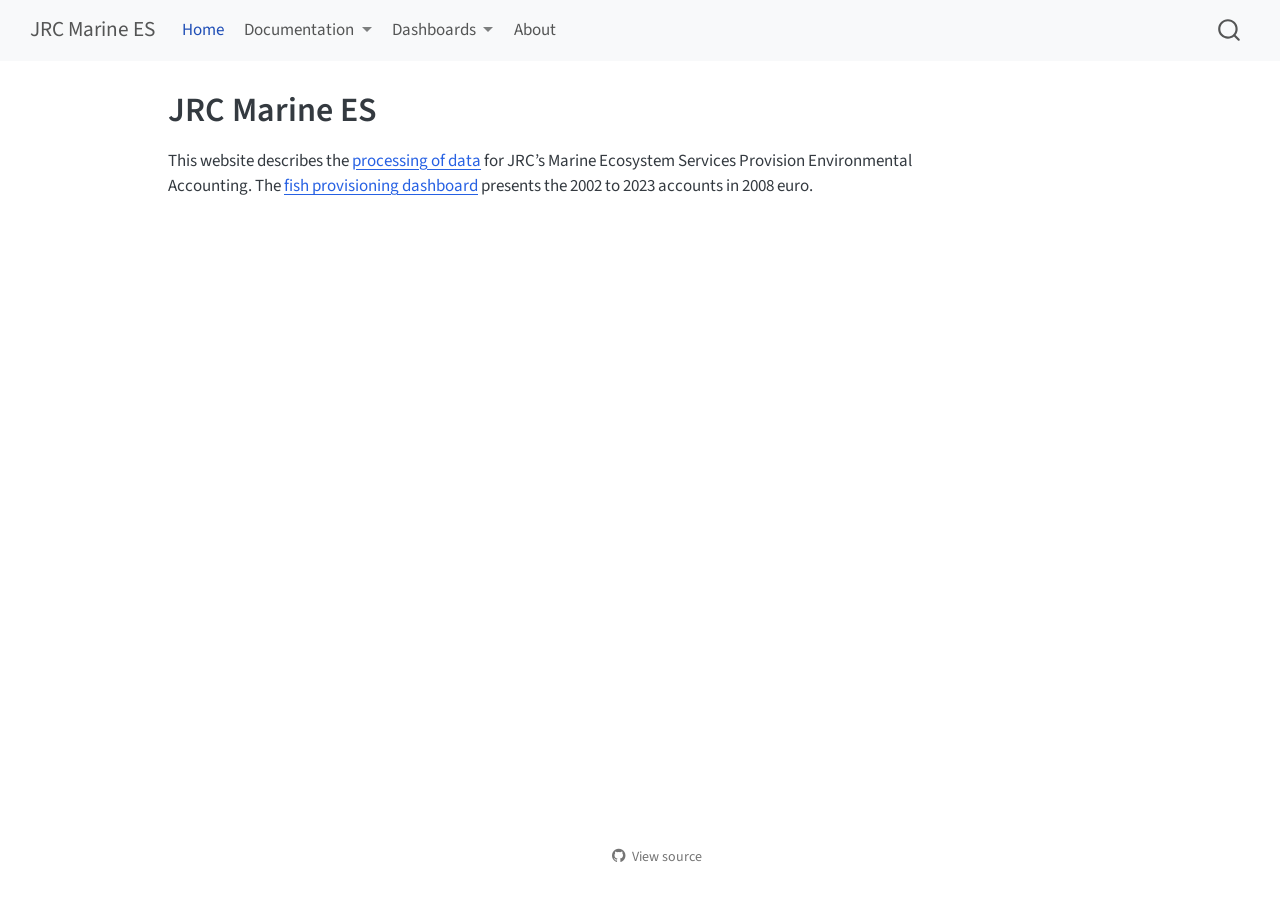
<file: docs/index.html>
<!DOCTYPE html>
<html xmlns="http://www.w3.org/1999/xhtml" lang="en" xml:lang="en"><head>

<meta charset="utf-8">
<meta name="generator" content="quarto-1.10.18">

<meta name="viewport" content="width=device-width, initial-scale=1.0, user-scalable=yes">


<title>JRC Marine ES</title>
<style>
/* Default styles provided by pandoc.
** See https://pandoc.org/MANUAL.html#variables-for-html for config info.
*/
span.smallcaps{font-variant: small-caps;}
div.columns{display: flex; gap: 1.5em;}
div.column{flex: auto;}
@media screen {
div.columns{gap: min(4vw, 1.5em);}
div.column{overflow-x: auto;}
}
div.hanging-indent{margin-left: 1.5em; text-indent: -1.5em;}
ul.task-list{list-style: none;}
ul.task-list li input[type="checkbox"] {
  width: 0.8em;
  margin: 0 0.8em 0.2em -1em; /* quarto-specific, see https://github.com/quarto-dev/quarto-cli/issues/4556 */ 
  vertical-align: middle;
}
</style>


<script src="site_libs/quarto-nav/quarto-nav.js"></script>
<script src="site_libs/quarto-nav/headroom.min.js"></script>
<script src="site_libs/clipboard/clipboard.min.js"></script>
<script src="site_libs/quarto-search/autocomplete.umd.js"></script>
<script src="site_libs/quarto-search/fuse.min.js"></script>
<script src="site_libs/quarto-search/quarto-search.js"></script>
<meta name="quarto:offset" content="./">
<script src="site_libs/quarto-html/quarto.js" type="module"></script>
<script src="site_libs/quarto-html/tabsets/tabsets.js" type="module"></script>
<script src="site_libs/quarto-html/popper.min.js"></script>
<script src="site_libs/quarto-html/tippy.umd.min.js"></script>
<script src="site_libs/quarto-html/anchor.min.js"></script>
<link href="site_libs/quarto-html/tippy.css" rel="stylesheet">
<link href="site_libs/quarto-html/quarto-syntax-highlighting-64a204ab8560d761af7679ceaba22944.css" rel="stylesheet" id="quarto-text-highlighting-styles">
<script src="site_libs/bootstrap/bootstrap.min.js"></script>
<link href="site_libs/bootstrap/bootstrap-icons.css" rel="stylesheet">
<link href="site_libs/bootstrap/bootstrap-629c56ba100745318e9dcb35146191d0.min.css" rel="stylesheet" append-hash="true" id="quarto-bootstrap" data-mode="light">
<script id="quarto-search-options" type="application/json">{
  "location": "navbar",
  "copy-button": false,
  "collapse-after": 3,
  "panel-placement": "end",
  "type": "overlay",
  "limit": 50,
  "keyboard-shortcut": [
    "f",
    "/",
    "s"
  ],
  "show-item-context": false,
  "language": {
    "search-no-results-text": "No results",
    "search-matching-documents-text": "matching documents",
    "search-copy-link-title": "Copy link to search",
    "search-hide-matches-text": "Hide additional matches",
    "search-more-match-text": "more match in this document",
    "search-more-matches-text": "more matches in this document",
    "search-clear-button-title": "Clear",
    "search-text-placeholder": "",
    "search-detached-cancel-button-title": "Cancel",
    "search-submit-button-title": "Submit",
    "search-label": "Search"
  }
}</script>


<link rel="stylesheet" href="styles.css">
</head>

<body class="nav-fixed quarto-light">

<div id="quarto-search-results"></div>
  <header id="quarto-header" class="headroom fixed-top">
    <nav class="navbar navbar-expand-lg " data-bs-theme="dark">
      <div class="navbar-container container-fluid">
      <div class="navbar-brand-container mx-auto">
    <a class="navbar-brand" href="./index.html">
    <span class="navbar-title">JRC Marine ES</span>
    </a>
  </div>
            <div id="quarto-search" class="" title="Search"></div>
          <button class="navbar-toggler" type="button" data-bs-toggle="collapse" data-bs-target="#navbarCollapse" aria-controls="navbarCollapse" role="menu" aria-expanded="false" aria-label="Toggle navigation" onclick="if (window.quartoToggleHeadroom) { window.quartoToggleHeadroom(); }">
  <span class="navbar-toggler-icon"></span>
</button>
          <div class="collapse navbar-collapse" id="navbarCollapse">
            <ul class="navbar-nav navbar-nav-scroll me-auto">
  <li class="nav-item">
    <a class="nav-link active" href="./index.html" aria-current="page"> 
<span class="menu-text">Home</span></a>
  </li>  
  <li class="nav-item dropdown ">
    <a class="nav-link dropdown-toggle" href="#" id="nav-menu-documentation" role="link" data-bs-toggle="dropdown" aria-expanded="false">
 <span class="menu-text">Documentation</span>
    </a>
    <ul class="dropdown-menu" aria-labelledby="nav-menu-documentation">    
        <li class="dropdown-header">Methods</li>
        <li>
    <a class="dropdown-item" href="./documentation/methods/marine-processing/">
 <span class="dropdown-text">Marine ES Processing</span></a>
  </li>  
        <li><hr class="dropdown-divider"></li>
        <li class="dropdown-header">Data</li>
        <li>
    <a class="dropdown-item" href="./documentation/FS-landings-data/">
 <span class="dropdown-text">STECF Fleet Segment Data</span></a>
  </li>  
    </ul>
  </li>
  <li class="nav-item dropdown ">
    <a class="nav-link dropdown-toggle" href="#" id="nav-menu-dashboards" role="link" data-bs-toggle="dropdown" aria-expanded="false">
 <span class="menu-text">Dashboards</span>
    </a>
    <ul class="dropdown-menu" aria-labelledby="nav-menu-dashboards">    
        <li>
    <a class="dropdown-item" href="./dashboards/fish-provisioning/">
 <span class="dropdown-text">Fish provisioning</span></a>
  </li>  
    </ul>
  </li>
  <li class="nav-item">
    <a class="nav-link" href="./about.html"> 
<span class="menu-text">About</span></a>
  </li>  
</ul>
          </div> <!-- /navcollapse -->
            <div class="quarto-navbar-tools">
</div>
      </div> <!-- /container-fluid -->
    </nav>
</header>
<!-- content -->
<div id="quarto-content" class="quarto-container page-columns page-rows-contents page-layout-article page-navbar">
<!-- sidebar -->
<!-- margin-sidebar -->
    <div id="quarto-margin-sidebar" class="sidebar margin-sidebar zindex-bottom">
        
    </div>
<!-- main -->
<main class="content" id="quarto-document-content">

<header id="title-block-header" class="quarto-title-block default">
<div class="quarto-title">
<h1 class="title">JRC Marine ES</h1>
</div>



<div class="quarto-title-meta">

    
  
    
  </div>
  


</header>


<p>This website describes the <a href="./documentation/methods/marine-processing/index.html">processing of data</a> for JRC’s Marine Ecosystem Services Provision Environmental Accounting. The <a href="dashboards/fish-provisioning/">fish provisioning dashboard</a> presents the 2002 to 2023 accounts in 2008 euro.</p>



</main> <!-- /main -->
<script id="quarto-html-after-body" type="application/javascript">
  window.document.addEventListener("DOMContentLoaded", function (event) {
    const icon = "";
    const anchorJS = new window.AnchorJS();
    anchorJS.options = {
      placement: 'right',
      icon: icon
    };
    anchorJS.add('.anchored');
    const isCodeAnnotation = (el) => {
      for (const clz of el.classList) {
        if (clz.startsWith('code-annotation-')) {                     
          return true;
        }
      }
      return false;
    }
    const onCopySuccess = function(e) {
      // button target
      const button = e.trigger;
      // don't keep focus
      button.blur();
      // flash "checked"
      button.classList.add('code-copy-button-checked');
      var currentTitle = button.getAttribute("title");
      button.setAttribute("title", "Copied!");
      let tooltip;
      if (window.bootstrap) {
        button.setAttribute("data-bs-toggle", "tooltip");
        button.setAttribute("data-bs-placement", "left");
        button.setAttribute("data-bs-title", "Copied!");
        tooltip = new bootstrap.Tooltip(button, 
          { trigger: "manual", 
            customClass: "code-copy-button-tooltip",
            offset: [0, -8]});
        tooltip.show();    
      }
      setTimeout(function() {
        if (tooltip) {
          tooltip.hide();
          button.removeAttribute("data-bs-title");
          button.removeAttribute("data-bs-toggle");
          button.removeAttribute("data-bs-placement");
        }
        button.setAttribute("title", currentTitle);
        button.classList.remove('code-copy-button-checked');
      }, 1000);
      // clear code selection
      e.clearSelection();
    }
    const getTextToCopy = function(trigger) {
      const outerScaffold = trigger.parentElement.cloneNode(true);
      const codeEl = outerScaffold.querySelector('code');
      for (const childEl of codeEl.children) {
        if (isCodeAnnotation(childEl)) {
          childEl.remove();
        }
      }
      return codeEl.innerText;
    }
    const clipboard = new window.ClipboardJS('.code-copy-button:not([data-in-quarto-modal])', {
      text: getTextToCopy
    });
    clipboard.on('success', onCopySuccess);
    if (window.document.getElementById('quarto-embedded-source-code-modal')) {
      const clipboardModal = new window.ClipboardJS('.code-copy-button[data-in-quarto-modal]', {
        text: getTextToCopy,
        container: window.document.getElementById('quarto-embedded-source-code-modal')
      });
      clipboardModal.on('success', onCopySuccess);
    }
      var localhostRegex = new RegExp(/^(?:http|https):\/\/localhost\:?[0-9]*\//);
      var mailtoRegex = new RegExp(/^mailto:/);
        var filterRegex = new RegExp("https:\/\/renatovargas\.github\.io\/jrc-marine-es\/");
      var isInternal = (href) => {
          return filterRegex.test(href) || localhostRegex.test(href) || mailtoRegex.test(href);
      }
      // Inspect non-navigation links and adorn them if external
     var links = window.document.querySelectorAll('a[href]:not(.nav-link):not(.navbar-brand):not(.toc-action):not(.sidebar-link):not(.sidebar-item-toggle):not(.pagination-link):not(.no-external):not([aria-hidden]):not(.dropdown-item):not(.quarto-navigation-tool):not(.about-link)');
      for (var i=0; i<links.length; i++) {
        const link = links[i];
        if (!isInternal(link.href)) {
          // undo the damage that might have been done by quarto-nav.js in the case of
          // links that we want to consider external
          if (link.dataset.originalHref !== undefined) {
            link.href = link.dataset.originalHref;
          }
        }
      }
    function tippyHover(el, contentFn, onTriggerFn, onUntriggerFn) {
      const config = {
        allowHTML: true,
        maxWidth: 500,
        delay: 100,
        arrow: false,
        appendTo: function(el) {
            return el.parentElement;
        },
        interactive: true,
        interactiveBorder: 10,
        theme: 'quarto',
        placement: 'bottom-start',
      };
      if (contentFn) {
        config.content = contentFn;
      }
      if (onTriggerFn) {
        config.onTrigger = onTriggerFn;
      }
      if (onUntriggerFn) {
        config.onUntrigger = onUntriggerFn;
      }
      window.tippy(el, config); 
    }
    const noterefs = window.document.querySelectorAll('a[role="doc-noteref"]');
    for (var i=0; i<noterefs.length; i++) {
      const ref = noterefs[i];
      tippyHover(ref, function() {
        // use id or data attribute instead here
        let href = ref.getAttribute('data-footnote-href') || ref.getAttribute('href');
        try { href = new URL(href).hash; } catch {}
        const id = href.replace(/^#\/?/, "");
        const note = window.document.getElementById(id);
        if (note) {
          return note.innerHTML;
        } else {
          return "";
        }
      });
    }
    const xrefs = window.document.querySelectorAll('a.quarto-xref');
    const processXRef = (id, note) => {
      // Strip column container classes
      const stripColumnClz = (el) => {
        el.classList.remove("page-full", "page-columns");
        if (el.children) {
          for (const child of el.children) {
            stripColumnClz(child);
          }
        }
      }
      stripColumnClz(note)
      if (id === null || id.startsWith('sec-')) {
        // Special case sections, only their first couple elements
        const container = document.createElement("div");
        if (note.children && note.children.length > 2) {
          container.appendChild(note.children[0].cloneNode(true));
          for (let i = 1; i < note.children.length; i++) {
            const child = note.children[i];
            if (child.tagName === "P" && child.innerText === "") {
              continue;
            } else {
              container.appendChild(child.cloneNode(true));
              break;
            }
          }
          if (window.Quarto?.typesetMath) {
            window.Quarto.typesetMath(container);
          }
          return container.innerHTML
        } else {
          if (window.Quarto?.typesetMath) {
            window.Quarto.typesetMath(note);
          }
          return note.innerHTML;
        }
      } else {
        // Remove any anchor links if they are present
        const anchorLink = note.querySelector('a.anchorjs-link');
        if (anchorLink) {
          anchorLink.remove();
        }
        if (window.Quarto?.typesetMath) {
          window.Quarto.typesetMath(note);
        }
        if (note.classList.contains("callout")) {
          return note.outerHTML;
        } else {
          return note.innerHTML;
        }
      }
    }
    for (var i=0; i<xrefs.length; i++) {
      const xref = xrefs[i];
      tippyHover(xref, undefined, function(instance) {
        instance.disable();
        let url = xref.getAttribute('href');
        let hash = undefined; 
        if (url.startsWith('#')) {
          hash = url;
        } else {
          try { hash = new URL(url).hash; } catch {}
        }
        if (hash) {
          const id = hash.replace(/^#\/?/, "");
          const note = window.document.getElementById(id);
          if (note !== null) {
            try {
              const html = processXRef(id, note.cloneNode(true));
              instance.setContent(html);
            } finally {
              instance.enable();
              instance.show();
            }
          } else {
            // See if we can fetch this
            fetch(url.split('#')[0])
            .then(res => res.text())
            .then(html => {
              const parser = new DOMParser();
              const htmlDoc = parser.parseFromString(html, "text/html");
              const note = htmlDoc.getElementById(id);
              if (note !== null) {
                const html = processXRef(id, note);
                instance.setContent(html);
              } 
            }).finally(() => {
              instance.enable();
              instance.show();
            });
          }
        } else {
          // See if we can fetch a full url (with no hash to target)
          // This is a special case and we should probably do some content thinning / targeting
          fetch(url)
          .then(res => res.text())
          .then(html => {
            const parser = new DOMParser();
            const htmlDoc = parser.parseFromString(html, "text/html");
            const note = htmlDoc.querySelector('main.content');
            if (note !== null) {
              // This should only happen for chapter cross references
              // (since there is no id in the URL)
              // remove the first header
              if (note.children.length > 0 && note.children[0].tagName === "HEADER") {
                note.children[0].remove();
              }
              const html = processXRef(null, note);
              instance.setContent(html);
            } 
          }).finally(() => {
            instance.enable();
            instance.show();
          });
        }
      }, function(instance) {
      });
    }
        let selectedAnnoteEl;
        const selectorForAnnotation = ( cell, annotation) => {
          let cellAttr = 'data-code-cell="' + cell + '"';
          let lineAttr = 'data-code-annotation="' +  annotation + '"';
          const selector = 'span[' + cellAttr + '][' + lineAttr + ']';
          return selector;
        }
        const selectCodeLines = (annoteEl) => {
          const doc = window.document;
          const targetCell = annoteEl.getAttribute("data-target-cell");
          const targetAnnotation = annoteEl.getAttribute("data-target-annotation");
          const annoteSpan = window.document.querySelector(selectorForAnnotation(targetCell, targetAnnotation));
          const lines = annoteSpan.getAttribute("data-code-lines").split(",");
          const lineIds = lines.map((line) => {
            return targetCell + "-" + line;
          })
          let top = null;
          let height = null;
          let parent = null;
          if (lineIds.length > 0) {
              //compute the position of the single el (top and bottom and make a div)
              const el = window.document.getElementById(lineIds[0]);
              top = el.offsetTop;
              height = el.offsetHeight;
              parent = el.parentElement.parentElement;
            if (lineIds.length > 1) {
              const lastEl = window.document.getElementById(lineIds[lineIds.length - 1]);
              const bottom = lastEl.offsetTop + lastEl.offsetHeight;
              height = bottom - top;
            }
            if (top !== null && height !== null && parent !== null) {
              // cook up a div (if necessary) and position it 
              let div = window.document.getElementById("code-annotation-line-highlight");
              if (div === null) {
                div = window.document.createElement("div");
                div.setAttribute("id", "code-annotation-line-highlight");
                div.style.position = 'absolute';
                parent.appendChild(div);
              }
              div.style.top = top - 2 + "px";
              div.style.height = height + 4 + "px";
              div.style.left = 0;
              let gutterDiv = window.document.getElementById("code-annotation-line-highlight-gutter");
              if (gutterDiv === null) {
                gutterDiv = window.document.createElement("div");
                gutterDiv.setAttribute("id", "code-annotation-line-highlight-gutter");
                gutterDiv.style.position = 'absolute';
                const codeCell = window.document.getElementById(targetCell);
                const gutter = codeCell.querySelector('.code-annotation-gutter');
                gutter.appendChild(gutterDiv);
              }
              gutterDiv.style.top = top - 2 + "px";
              gutterDiv.style.height = height + 4 + "px";
            }
            selectedAnnoteEl = annoteEl;
          }
        };
        const unselectCodeLines = () => {
          const elementsIds = ["code-annotation-line-highlight", "code-annotation-line-highlight-gutter"];
          elementsIds.forEach((elId) => {
            const div = window.document.getElementById(elId);
            if (div) {
              div.remove();
            }
          });
          selectedAnnoteEl = undefined;
        };
          // Handle positioning of the toggle
      window.addEventListener(
        "resize",
        throttle(() => {
          elRect = undefined;
          if (selectedAnnoteEl) {
            selectCodeLines(selectedAnnoteEl);
          }
        }, 10)
      );
      function throttle(fn, ms) {
      let throttle = false;
      let timer;
        return (...args) => {
          if(!throttle) { // first call gets through
              fn.apply(this, args);
              throttle = true;
          } else { // all the others get throttled
              if(timer) clearTimeout(timer); // cancel #2
              timer = setTimeout(() => {
                fn.apply(this, args);
                timer = throttle = false;
              }, ms);
          }
        };
      }
        // Attach click handler to the DT
        const annoteDls = window.document.querySelectorAll('dt[data-target-cell]');
        for (const annoteDlNode of annoteDls) {
          annoteDlNode.addEventListener('click', (event) => {
            const clickedEl = event.target;
            if (clickedEl !== selectedAnnoteEl) {
              unselectCodeLines();
              const activeEl = window.document.querySelector('dt[data-target-cell].code-annotation-active');
              if (activeEl) {
                activeEl.classList.remove('code-annotation-active');
              }
              selectCodeLines(clickedEl);
              clickedEl.classList.add('code-annotation-active');
            } else {
              // Unselect the line
              unselectCodeLines();
              clickedEl.classList.remove('code-annotation-active');
            }
          });
        }
    const findCites = (el) => {
      const parentEl = el.parentElement;
      if (parentEl) {
        const cites = parentEl.dataset.cites;
        if (cites) {
          return {
            el,
            cites: cites.split(' ')
          };
        } else {
          return findCites(el.parentElement)
        }
      } else {
        return undefined;
      }
    };
    var bibliorefs = window.document.querySelectorAll('a[role="doc-biblioref"]');
    for (var i=0; i<bibliorefs.length; i++) {
      const ref = bibliorefs[i];
      const citeInfo = findCites(ref);
      if (citeInfo) {
        tippyHover(citeInfo.el, function() {
          var popup = window.document.createElement('div');
          citeInfo.cites.forEach(function(cite) {
            var citeDiv = window.document.createElement('div');
            citeDiv.classList.add('hanging-indent');
            citeDiv.classList.add('csl-entry');
            var biblioDiv = window.document.getElementById('ref-' + cite);
            if (biblioDiv) {
              citeDiv.innerHTML = biblioDiv.innerHTML;
            }
            popup.appendChild(citeDiv);
          });
          return popup.innerHTML;
        });
      }
    }
  });
  </script>
</div> <!-- /content -->




<footer class="footer"><div class="nav-footer"><div class="nav-footer-center"><div class="toc-actions"><ul><li><a href="https://github.com/renatovargas/jrc-marine-es/blob/main/index.qmd" class="toc-action"><i class="bi bi-github"></i>View source</a></li></ul></div></div></div></footer></body></html>
</file>
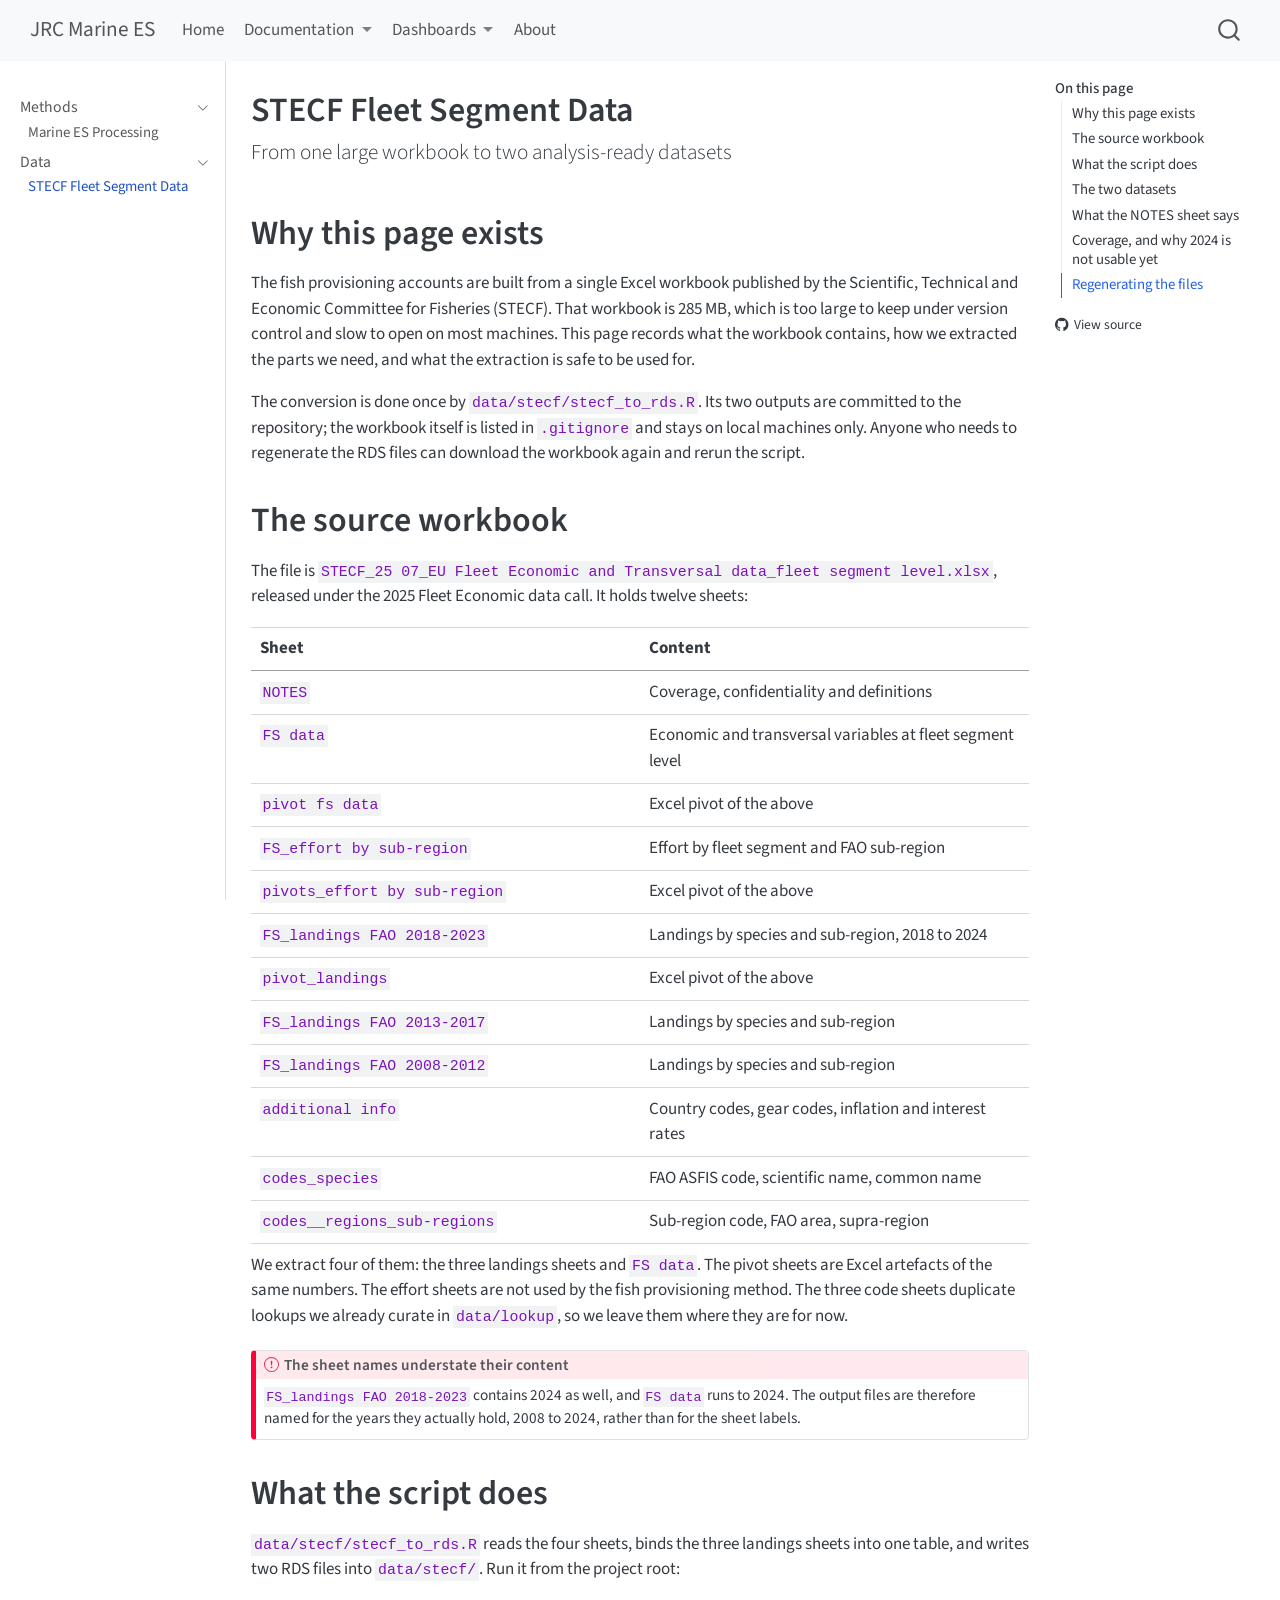
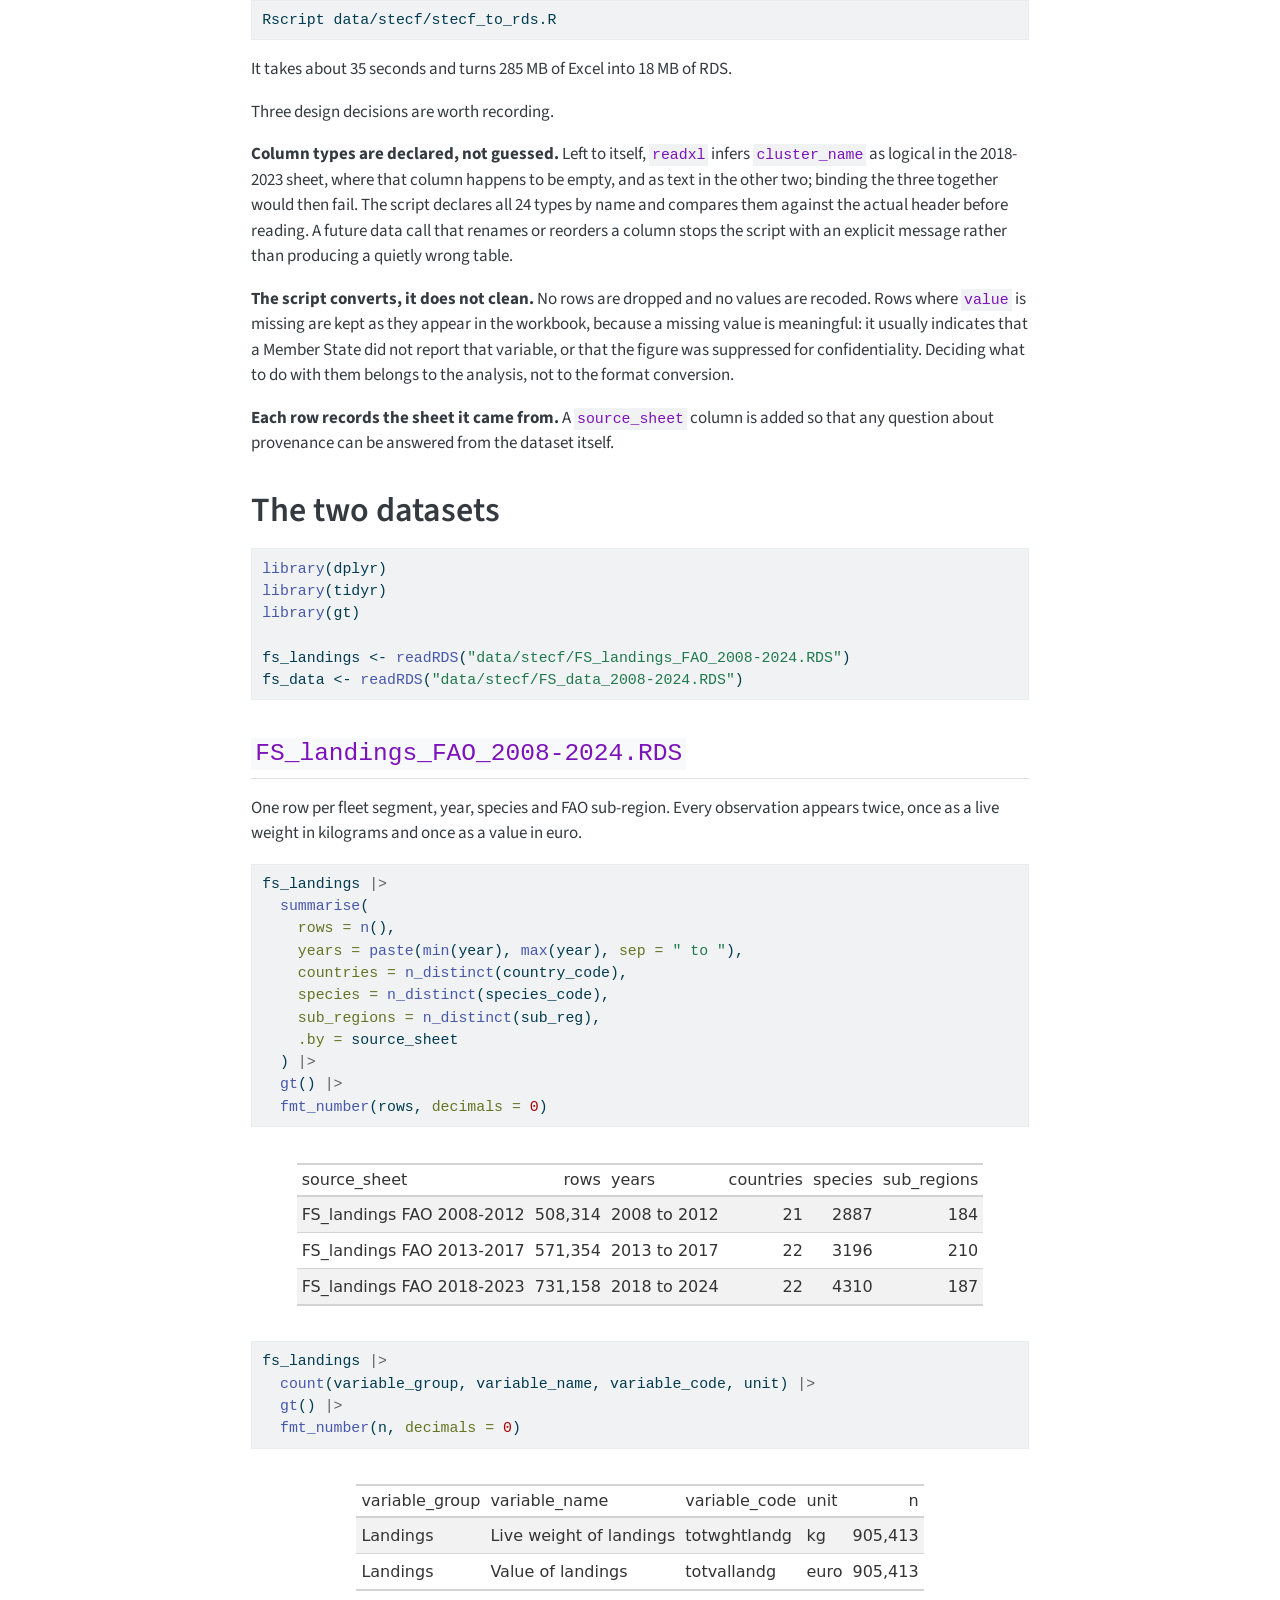
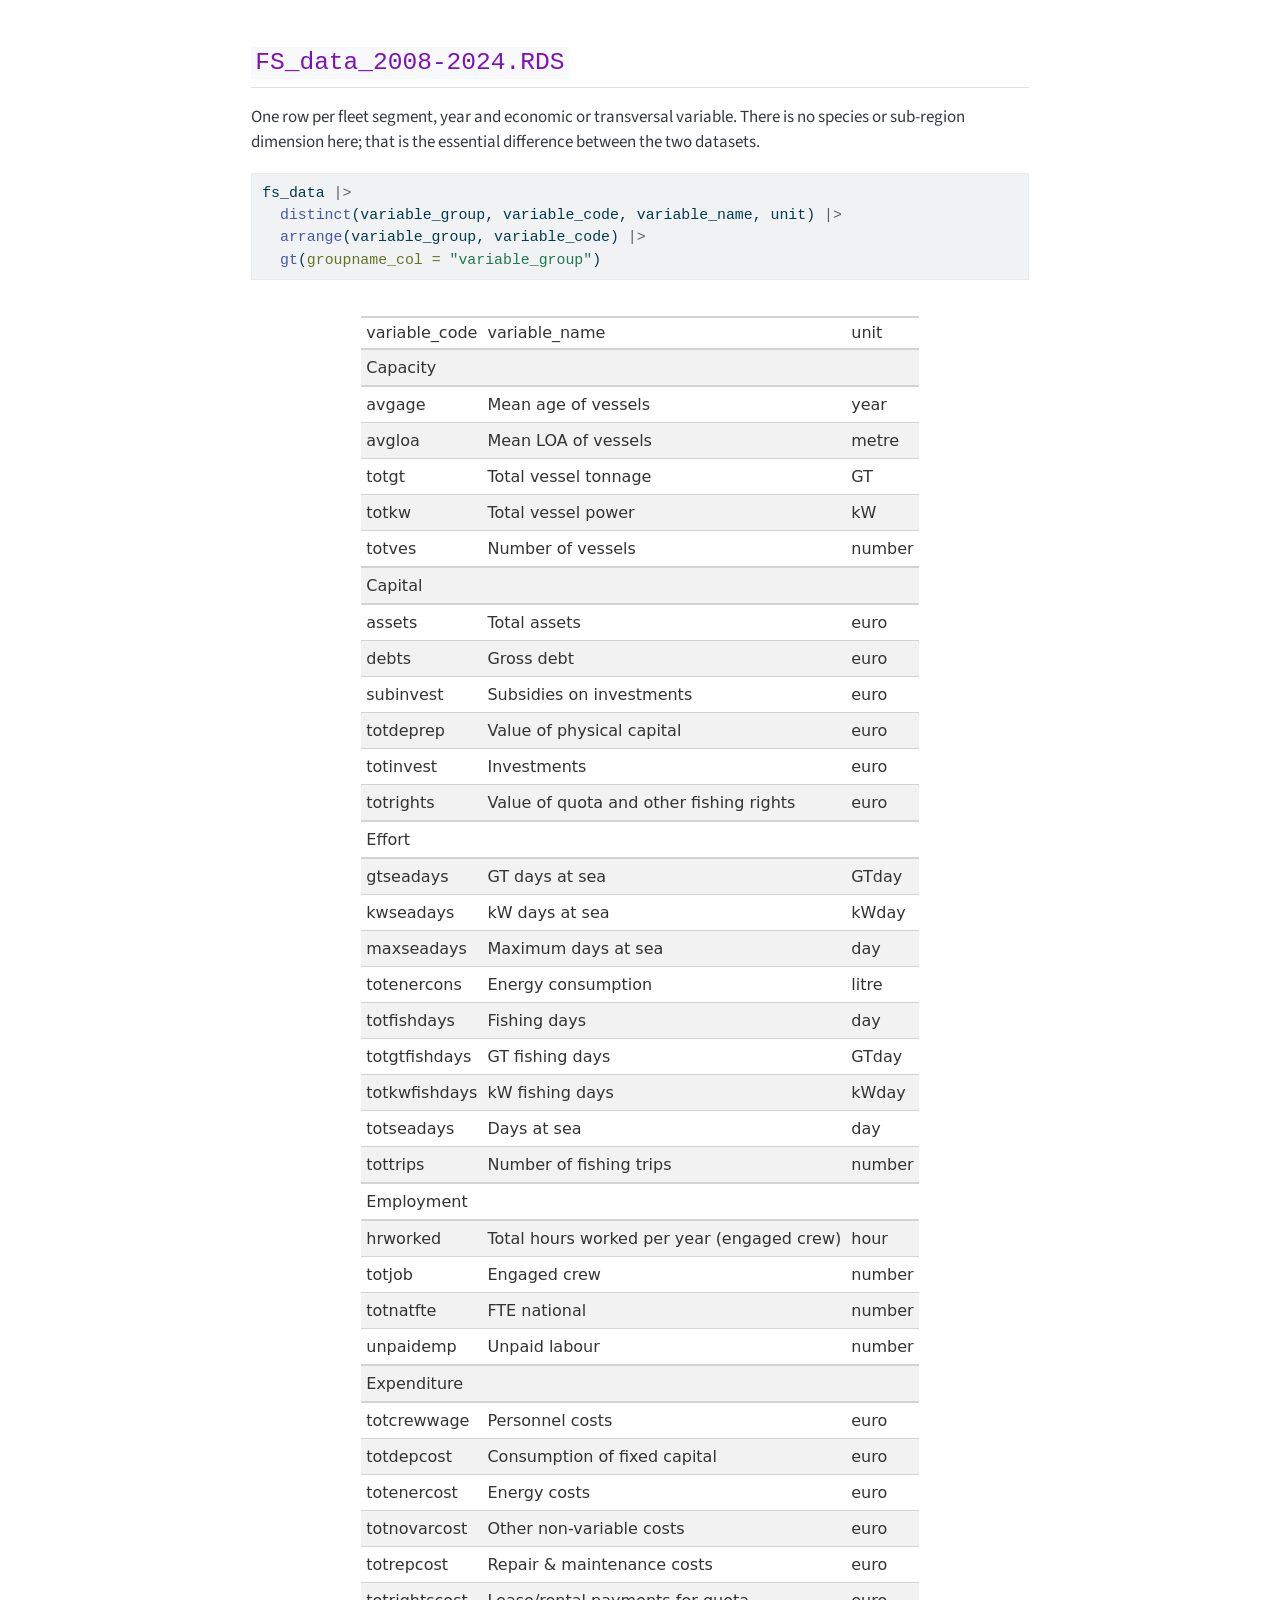
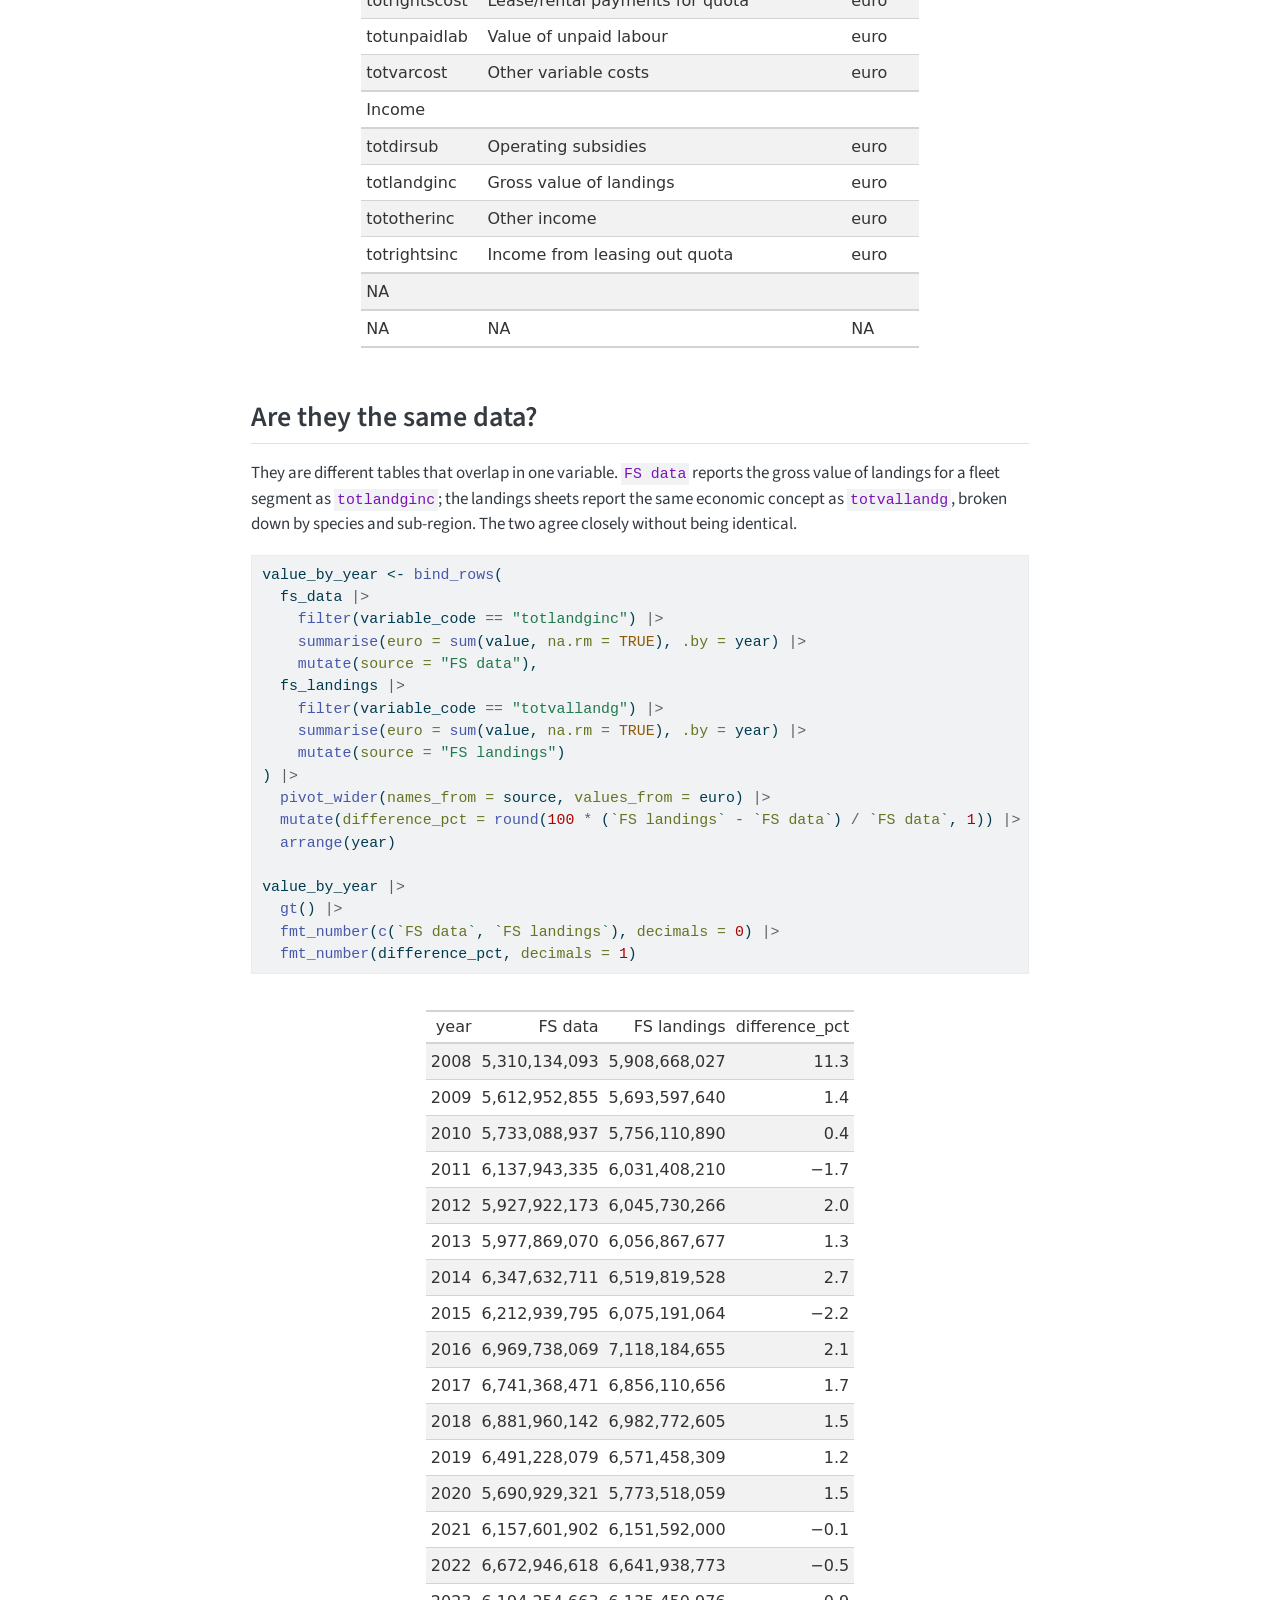
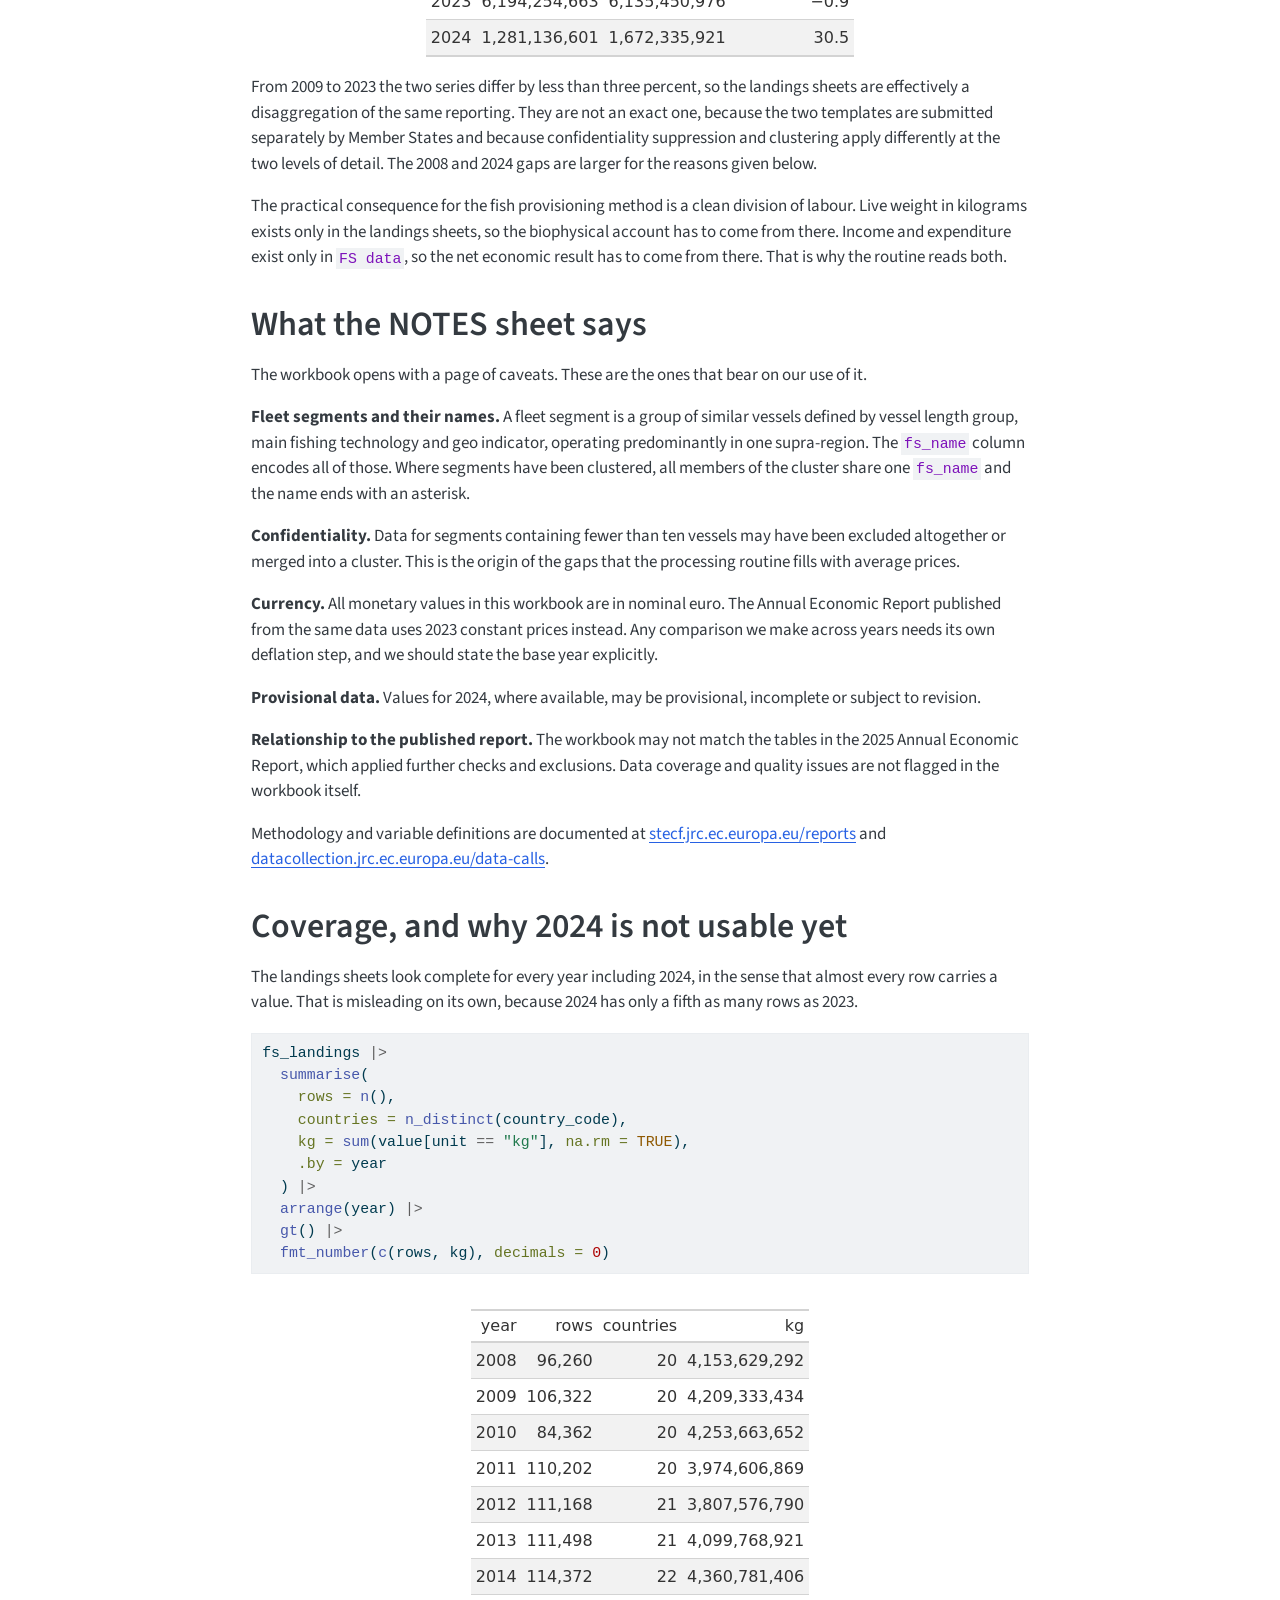
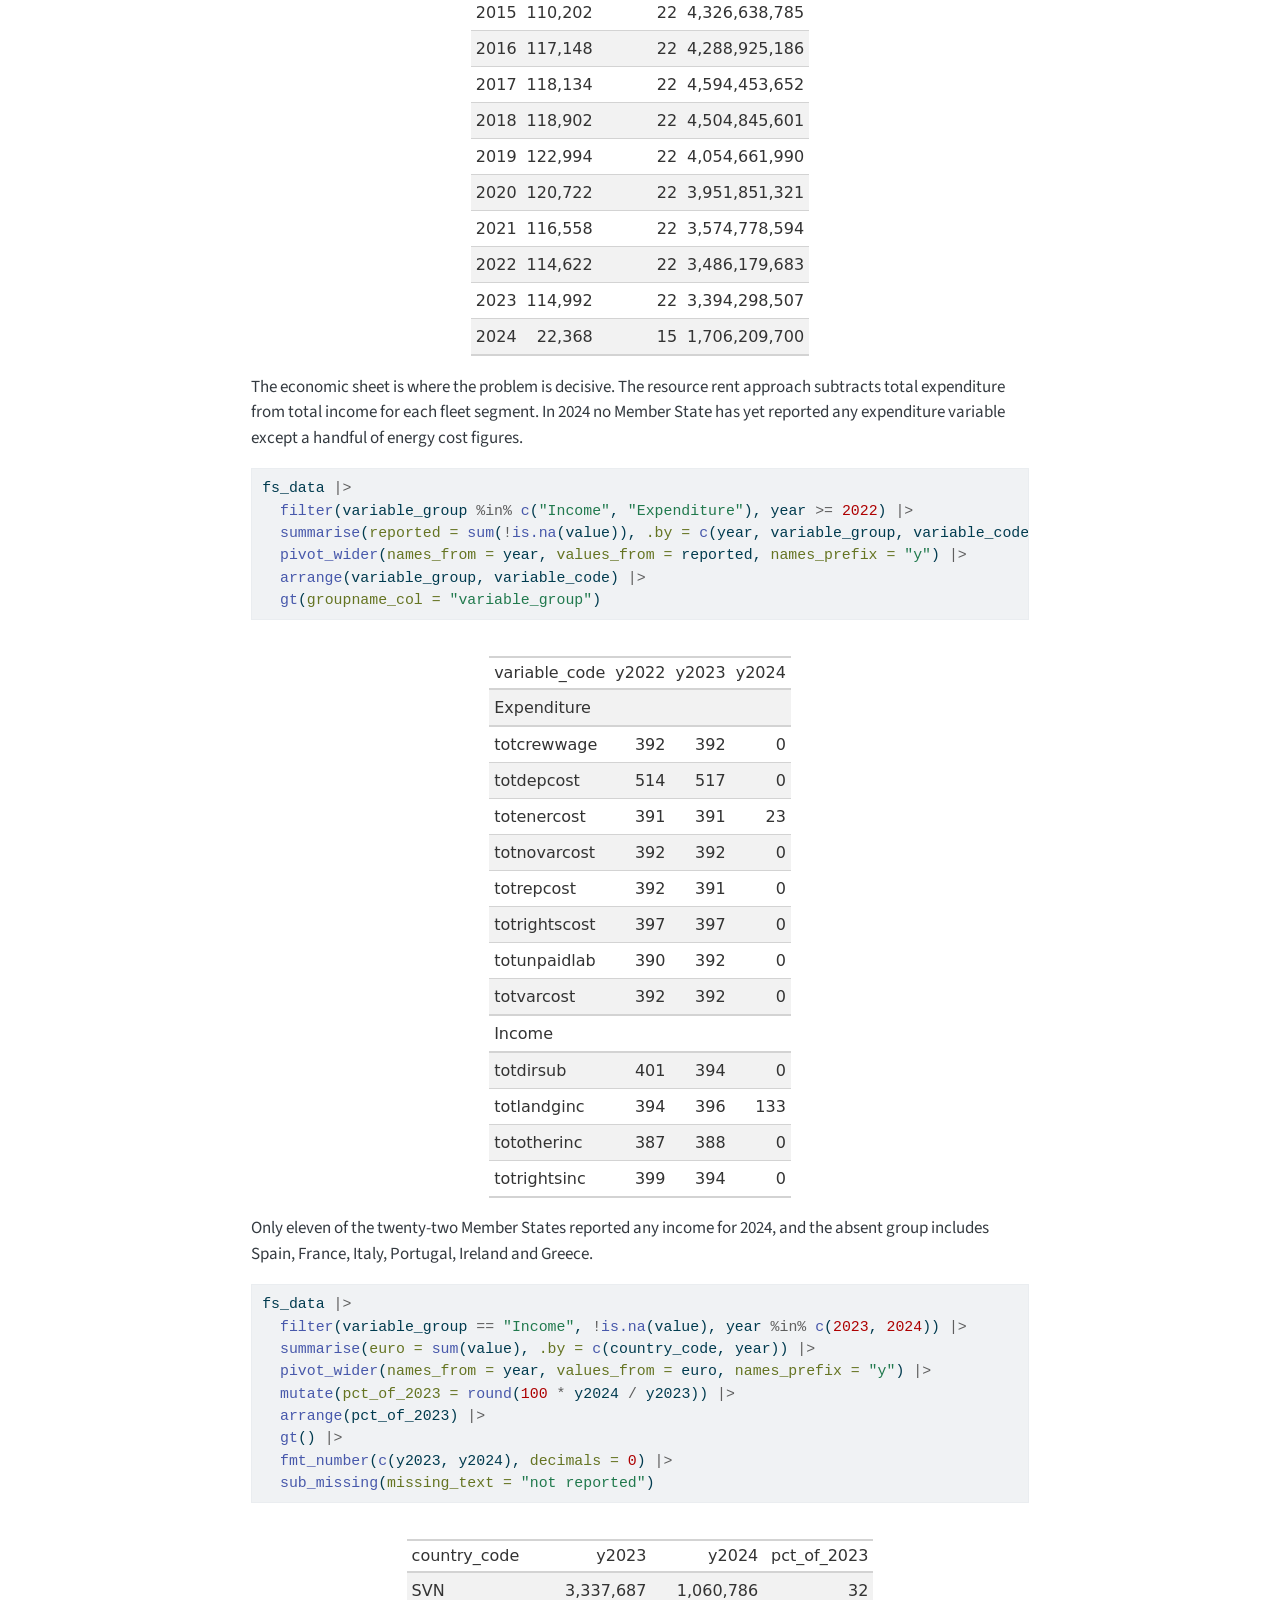
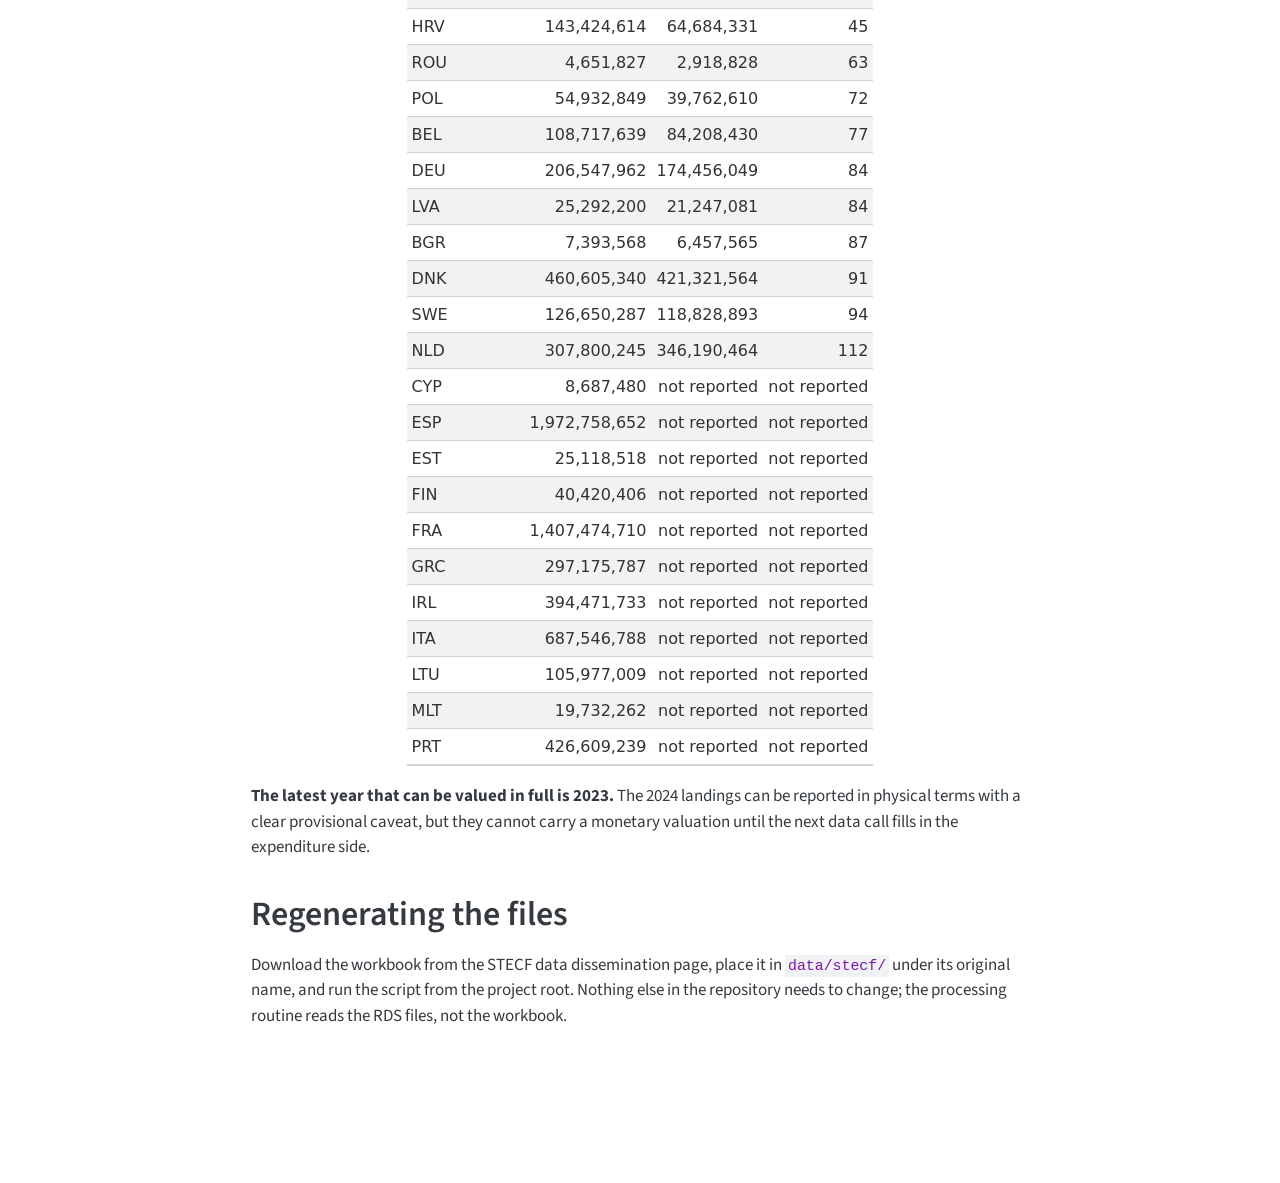
<file: docs/documentation/FS-landings-data/index.html>
<!DOCTYPE html>
<html xmlns="http://www.w3.org/1999/xhtml" lang="en" xml:lang="en"><head>

<meta charset="utf-8">
<meta name="generator" content="quarto-1.10.18">

<meta name="viewport" content="width=device-width, initial-scale=1.0, user-scalable=yes">


<title>STECF Fleet Segment Data – JRC Marine ES</title>
<style>
/* Default styles provided by pandoc.
** See https://pandoc.org/MANUAL.html#variables-for-html for config info.
*/
span.smallcaps{font-variant: small-caps;}
div.columns{display: flex; gap: 1.5em;}
div.column{flex: auto;}
@media screen {
div.columns{gap: min(4vw, 1.5em);}
div.column{overflow-x: auto;}
}
div.hanging-indent{margin-left: 1.5em; text-indent: -1.5em;}
ul.task-list{list-style: none;}
ul.task-list li input[type="checkbox"] {
  width: 0.8em;
  margin: 0 0.8em 0.2em -1em; /* quarto-specific, see https://github.com/quarto-dev/quarto-cli/issues/4556 */ 
  vertical-align: middle;
}
/* CSS for syntax highlighting */
html { -webkit-text-size-adjust: 100%; }
pre > code.sourceCode { white-space: pre; position: relative; }
pre > code.sourceCode > span { display: inline-block; line-height: 1.25; }
pre > code.sourceCode > span:empty { height: 1.2em; }
.sourceCode { overflow: visible; }
code.sourceCode > span { color: inherit; text-decoration: inherit; }
div.sourceCode { margin: 1em 0; }
pre.sourceCode { margin: 0; }
@media screen {
div.sourceCode { overflow: auto; }
}
@media print {
pre > code.sourceCode { white-space: pre-wrap; }
pre > code.sourceCode > span { text-indent: -5em; padding-left: 5em; }
}
pre.numberSource code
  { counter-reset: source-line 0; }
pre.numberSource code > span
  { position: relative; left: -4em; counter-increment: source-line; }
pre.numberSource code > span > a:first-child::before
  { content: counter(source-line);
    position: relative; left: -1em; text-align: right; vertical-align: baseline;
    border: none; display: inline-block;
    -webkit-touch-callout: none; -webkit-user-select: none;
    -khtml-user-select: none; -moz-user-select: none;
    -ms-user-select: none; user-select: none;
    padding: 0 4px; width: 4em;
  }
pre.numberSource { margin-left: 3em;  padding-left: 4px; }
div.sourceCode
  {   }
@media screen {
pre > code.sourceCode > span > a:first-child::before { text-decoration: underline; }
}
</style>


<script src="../../site_libs/quarto-nav/quarto-nav.js"></script>
<script src="../../site_libs/quarto-nav/headroom.min.js"></script>
<script src="../../site_libs/clipboard/clipboard.min.js"></script>
<script src="../../site_libs/quarto-search/autocomplete.umd.js"></script>
<script src="../../site_libs/quarto-search/fuse.min.js"></script>
<script src="../../site_libs/quarto-search/quarto-search.js"></script>
<meta name="quarto:offset" content="../../">
<script src="../../site_libs/quarto-html/quarto.js" type="module"></script>
<script src="../../site_libs/quarto-html/tabsets/tabsets.js" type="module"></script>
<script src="../../site_libs/quarto-html/popper.min.js"></script>
<script src="../../site_libs/quarto-html/tippy.umd.min.js"></script>
<script src="../../site_libs/quarto-html/anchor.min.js"></script>
<link href="../../site_libs/quarto-html/tippy.css" rel="stylesheet">
<link href="../../site_libs/quarto-html/quarto-syntax-highlighting-64a204ab8560d761af7679ceaba22944.css" rel="stylesheet" id="quarto-text-highlighting-styles">
<script src="../../site_libs/bootstrap/bootstrap.min.js"></script>
<link href="../../site_libs/bootstrap/bootstrap-icons.css" rel="stylesheet">
<link href="../../site_libs/bootstrap/bootstrap-629c56ba100745318e9dcb35146191d0.min.css" rel="stylesheet" append-hash="true" id="quarto-bootstrap" data-mode="light">
<script id="quarto-search-options" type="application/json">{
  "location": "navbar",
  "copy-button": false,
  "collapse-after": 3,
  "panel-placement": "end",
  "type": "overlay",
  "limit": 50,
  "keyboard-shortcut": [
    "f",
    "/",
    "s"
  ],
  "show-item-context": false,
  "language": {
    "search-no-results-text": "No results",
    "search-matching-documents-text": "matching documents",
    "search-copy-link-title": "Copy link to search",
    "search-hide-matches-text": "Hide additional matches",
    "search-more-match-text": "more match in this document",
    "search-more-matches-text": "more matches in this document",
    "search-clear-button-title": "Clear",
    "search-text-placeholder": "",
    "search-detached-cancel-button-title": "Cancel",
    "search-submit-button-title": "Submit",
    "search-label": "Search"
  }
}</script>


<link rel="stylesheet" href="../../styles.css">
</head>

<body class="nav-sidebar docked nav-fixed quarto-light">

<div id="quarto-search-results"></div>
  <header id="quarto-header" class="headroom fixed-top">
    <nav class="navbar navbar-expand-lg " data-bs-theme="dark">
      <div class="navbar-container container-fluid">
      <div class="navbar-brand-container mx-auto">
    <a class="navbar-brand" href="../../index.html">
    <span class="navbar-title">JRC Marine ES</span>
    </a>
  </div>
            <div id="quarto-search" class="" title="Search"></div>
          <button class="navbar-toggler" type="button" data-bs-toggle="collapse" data-bs-target="#navbarCollapse" aria-controls="navbarCollapse" role="menu" aria-expanded="false" aria-label="Toggle navigation" onclick="if (window.quartoToggleHeadroom) { window.quartoToggleHeadroom(); }">
  <span class="navbar-toggler-icon"></span>
</button>
          <div class="collapse navbar-collapse" id="navbarCollapse">
            <ul class="navbar-nav navbar-nav-scroll me-auto">
  <li class="nav-item">
    <a class="nav-link" href="../../index.html"> 
<span class="menu-text">Home</span></a>
  </li>  
  <li class="nav-item dropdown ">
    <a class="nav-link dropdown-toggle" href="#" id="nav-menu-documentation" role="link" data-bs-toggle="dropdown" aria-expanded="false">
 <span class="menu-text">Documentation</span>
    </a>
    <ul class="dropdown-menu" aria-labelledby="nav-menu-documentation">    
        <li class="dropdown-header">Methods</li>
        <li>
    <a class="dropdown-item" href="../../documentation/methods/marine-processing/">
 <span class="dropdown-text">Marine ES Processing</span></a>
  </li>  
        <li><hr class="dropdown-divider"></li>
        <li class="dropdown-header">Data</li>
        <li>
    <a class="dropdown-item" href="../../documentation/FS-landings-data/">
 <span class="dropdown-text">STECF Fleet Segment Data</span></a>
  </li>  
    </ul>
  </li>
  <li class="nav-item dropdown ">
    <a class="nav-link dropdown-toggle" href="#" id="nav-menu-dashboards" role="link" data-bs-toggle="dropdown" aria-expanded="false">
 <span class="menu-text">Dashboards</span>
    </a>
    <ul class="dropdown-menu" aria-labelledby="nav-menu-dashboards">    
        <li>
    <a class="dropdown-item" href="../../dashboards/fish-provisioning/">
 <span class="dropdown-text">Fish provisioning</span></a>
  </li>  
    </ul>
  </li>
  <li class="nav-item">
    <a class="nav-link" href="../../about.html"> 
<span class="menu-text">About</span></a>
  </li>  
</ul>
          </div> <!-- /navcollapse -->
            <div class="quarto-navbar-tools">
</div>
      </div> <!-- /container-fluid -->
    </nav>
  <nav class="quarto-secondary-nav">
    <div class="container-fluid d-flex">
      <button type="button" class="quarto-btn-toggle btn" data-bs-toggle="collapse" role="button" data-bs-target=".quarto-sidebar-collapse-item" aria-controls="quarto-sidebar" aria-expanded="false" aria-label="Toggle sidebar navigation" onclick="if (window.quartoToggleHeadroom) { window.quartoToggleHeadroom(); }">
        <i class="bi bi-layout-text-sidebar-reverse"></i>
      </button>
        <nav class="quarto-page-breadcrumbs" aria-label="breadcrumb"><ol class="breadcrumb"><li class="breadcrumb-item">STECF Fleet Segment Data</li></ol></nav>
        <a class="flex-grow-1" role="navigation" data-bs-toggle="collapse" data-bs-target=".quarto-sidebar-collapse-item" aria-controls="quarto-sidebar" aria-expanded="false" aria-label="Toggle sidebar navigation" onclick="if (window.quartoToggleHeadroom) { window.quartoToggleHeadroom(); }">      
        </a>
    </div>
  </nav>
</header>
<!-- content -->
<div id="quarto-content" class="quarto-container page-columns page-rows-contents page-layout-article page-navbar">
<!-- sidebar -->
  <nav id="quarto-sidebar" class="sidebar collapse collapse-horizontal quarto-sidebar-collapse-item sidebar-navigation docked overflow-auto">
    <div class="sidebar-menu-container"> 
    <ul class="list-unstyled mt-1">
        <li class="sidebar-item sidebar-item-section">
      <div class="sidebar-item-container"> 
            <a class="sidebar-item-text sidebar-link text-start" data-bs-toggle="collapse" data-bs-target="#quarto-sidebar-section-1" role="navigation" aria-expanded="true">
 <span class="menu-text">Methods</span></a>
          <a class="sidebar-item-toggle text-start" data-bs-toggle="collapse" data-bs-target="#quarto-sidebar-section-1" role="navigation" aria-expanded="true" aria-label="Toggle section">
            <i class="bi bi-chevron-right ms-2"></i>
          </a> 
      </div>
      <ul id="quarto-sidebar-section-1" class="collapse list-unstyled sidebar-section depth1 show">  
          <li class="sidebar-item">
  <div class="sidebar-item-container"> 
  <a href="../../documentation/methods/marine-processing/" class="sidebar-item-text sidebar-link">
 <span class="menu-text">Marine ES Processing</span></a>
  </div>
</li>
      </ul>
  </li>
        <li class="sidebar-item sidebar-item-section">
      <div class="sidebar-item-container"> 
            <a class="sidebar-item-text sidebar-link text-start" data-bs-toggle="collapse" data-bs-target="#quarto-sidebar-section-2" role="navigation" aria-expanded="true">
 <span class="menu-text">Data</span></a>
          <a class="sidebar-item-toggle text-start" data-bs-toggle="collapse" data-bs-target="#quarto-sidebar-section-2" role="navigation" aria-expanded="true" aria-label="Toggle section">
            <i class="bi bi-chevron-right ms-2"></i>
          </a> 
      </div>
      <ul id="quarto-sidebar-section-2" class="collapse list-unstyled sidebar-section depth1 show">  
          <li class="sidebar-item">
  <div class="sidebar-item-container"> 
  <a href="../../documentation/FS-landings-data/" class="sidebar-item-text sidebar-link active">
 <span class="menu-text">STECF Fleet Segment Data</span></a>
  </div>
</li>
      </ul>
  </li>
    </ul>
    </div>
</nav>
<div id="quarto-sidebar-glass" class="quarto-sidebar-collapse-item" data-bs-toggle="collapse" data-bs-target=".quarto-sidebar-collapse-item"></div>
<!-- margin-sidebar -->
    <div id="quarto-margin-sidebar" class="sidebar margin-sidebar">
        <nav id="TOC" role="doc-toc" class="toc-active">
    <h2 id="toc-title">On this page</h2>
   
  <ul>
  <li><a href="#why-this-page-exists" id="toc-why-this-page-exists" class="nav-link active" data-scroll-target="#why-this-page-exists">Why this page exists</a></li>
  <li><a href="#the-source-workbook" id="toc-the-source-workbook" class="nav-link" data-scroll-target="#the-source-workbook">The source workbook</a></li>
  <li><a href="#what-the-script-does" id="toc-what-the-script-does" class="nav-link" data-scroll-target="#what-the-script-does">What the script does</a></li>
  <li><a href="#the-two-datasets" id="toc-the-two-datasets" class="nav-link" data-scroll-target="#the-two-datasets">The two datasets</a>
  <ul class="collapse">
  <li><a href="#fs_landings_fao_2008-2024.rds" id="toc-fs_landings_fao_2008-2024.rds" class="nav-link" data-scroll-target="#fs_landings_fao_2008-2024.rds"><code>FS_landings_FAO_2008-2024.RDS</code></a></li>
  <li><a href="#fs_data_2008-2024.rds" id="toc-fs_data_2008-2024.rds" class="nav-link" data-scroll-target="#fs_data_2008-2024.rds"><code>FS_data_2008-2024.RDS</code></a></li>
  <li><a href="#are-they-the-same-data" id="toc-are-they-the-same-data" class="nav-link" data-scroll-target="#are-they-the-same-data">Are they the same data?</a></li>
  </ul></li>
  <li><a href="#what-the-notes-sheet-says" id="toc-what-the-notes-sheet-says" class="nav-link" data-scroll-target="#what-the-notes-sheet-says">What the NOTES sheet says</a></li>
  <li><a href="#coverage-and-why-2024-is-not-usable-yet" id="toc-coverage-and-why-2024-is-not-usable-yet" class="nav-link" data-scroll-target="#coverage-and-why-2024-is-not-usable-yet">Coverage, and why 2024 is not usable yet</a></li>
  <li><a href="#regenerating-the-files" id="toc-regenerating-the-files" class="nav-link" data-scroll-target="#regenerating-the-files">Regenerating the files</a></li>
  </ul>
<div class="toc-actions"><ul><li><a href="https://github.com/renatovargas/jrc-marine-es/blob/main/documentation/FS-landings-data/index.qmd" class="toc-action"><i class="bi bi-github"></i>View source</a></li></ul></div></nav>
    </div>
<!-- main -->
<main class="content" id="quarto-document-content">

<header id="title-block-header" class="quarto-title-block default">
<div class="quarto-title">
<h1 class="title">STECF Fleet Segment Data</h1>
<p class="subtitle lead">From one large workbook to two analysis-ready datasets</p>
</div>



<div class="quarto-title-meta">

    
  
    
  </div>
  


</header>


<section id="why-this-page-exists" class="level1">
<h1>Why this page exists</h1>
<p>The fish provisioning accounts are built from a single Excel workbook published by the Scientific, Technical and Economic Committee for Fisheries (STECF). That workbook is 285 MB, which is too large to keep under version control and slow to open on most machines. This page records what the workbook contains, how we extracted the parts we need, and what the extraction is safe to be used for.</p>
<p>The conversion is done once by <code>data/stecf/stecf_to_rds.R</code>. Its two outputs are committed to the repository; the workbook itself is listed in <code>.gitignore</code> and stays on local machines only. Anyone who needs to regenerate the RDS files can download the workbook again and rerun the script.</p>
</section>
<section id="the-source-workbook" class="level1">
<h1>The source workbook</h1>
<p>The file is <code>STECF_25 07_EU Fleet Economic and Transversal data_fleet segment level.xlsx</code>, released under the 2025 Fleet Economic data call. It holds twelve sheets:</p>
<table class="caption-top table">
<colgroup>
<col style="width: 50%">
<col style="width: 50%">
</colgroup>
<thead>
<tr class="header">
<th>Sheet</th>
<th>Content</th>
</tr>
</thead>
<tbody>
<tr class="odd">
<td><code>NOTES</code></td>
<td>Coverage, confidentiality and definitions</td>
</tr>
<tr class="even">
<td><code>FS data</code></td>
<td>Economic and transversal variables at fleet segment level</td>
</tr>
<tr class="odd">
<td><code>pivot fs data</code></td>
<td>Excel pivot of the above</td>
</tr>
<tr class="even">
<td><code>FS_effort by sub-region</code></td>
<td>Effort by fleet segment and FAO sub-region</td>
</tr>
<tr class="odd">
<td><code>pivots_effort by sub-region</code></td>
<td>Excel pivot of the above</td>
</tr>
<tr class="even">
<td><code>FS_landings FAO 2018-2023</code></td>
<td>Landings by species and sub-region, 2018 to 2024</td>
</tr>
<tr class="odd">
<td><code>pivot_landings</code></td>
<td>Excel pivot of the above</td>
</tr>
<tr class="even">
<td><code>FS_landings FAO 2013-2017</code></td>
<td>Landings by species and sub-region</td>
</tr>
<tr class="odd">
<td><code>FS_landings FAO 2008-2012</code></td>
<td>Landings by species and sub-region</td>
</tr>
<tr class="even">
<td><code>additional info</code></td>
<td>Country codes, gear codes, inflation and interest rates</td>
</tr>
<tr class="odd">
<td><code>codes_species</code></td>
<td>FAO ASFIS code, scientific name, common name</td>
</tr>
<tr class="even">
<td><code>codes__regions_sub-regions</code></td>
<td>Sub-region code, FAO area, supra-region</td>
</tr>
</tbody>
</table>
<p>We extract four of them: the three landings sheets and <code>FS data</code>. The pivot sheets are Excel artefacts of the same numbers. The effort sheets are not used by the fish provisioning method. The three code sheets duplicate lookups we already curate in <code>data/lookup</code>, so we leave them where they are for now.</p>
<div class="callout callout-style-default callout-important callout-titled">
<div class="callout-header d-flex align-content-center">
<div class="callout-icon-container">
<i class="callout-icon"></i>
</div>
<div class="callout-title-container flex-fill">
<span class="screen-reader-only">Important</span>The sheet names understate their content
</div>
</div>
<div class="callout-body-container callout-body">
<p><code>FS_landings FAO 2018-2023</code> contains 2024 as well, and <code>FS data</code> runs to 2024. The output files are therefore named for the years they actually hold, 2008 to 2024, rather than for the sheet labels.</p>
</div>
</div>
</section>
<section id="what-the-script-does" class="level1">
<h1>What the script does</h1>
<p><code>data/stecf/stecf_to_rds.R</code> reads the four sheets, binds the three landings sheets into one table, and writes two RDS files into <code>data/stecf/</code>. Run it from the project root:</p>
<div class="code-copy-outer-scaffold"><div class="sourceCode" id="cb1"><pre class="sourceCode bash code-with-copy"><code class="sourceCode bash"><span id="cb1-1"><a href="#cb1-1" aria-hidden="true" tabindex="-1"></a><span class="ex">Rscript</span> data/stecf/stecf_to_rds.R</span></code></pre></div><button title="Copy to Clipboard" class="code-copy-button"><i class="bi"></i></button></div>
<p>It takes about 35 seconds and turns 285 MB of Excel into 18 MB of RDS.</p>
<p>Three design decisions are worth recording.</p>
<p><strong>Column types are declared, not guessed.</strong> Left to itself, <code>readxl</code> infers <code>cluster_name</code> as logical in the 2018-2023 sheet, where that column happens to be empty, and as text in the other two; binding the three together would then fail. The script declares all 24 types by name and compares them against the actual header before reading. A future data call that renames or reorders a column stops the script with an explicit message rather than producing a quietly wrong table.</p>
<p><strong>The script converts, it does not clean.</strong> No rows are dropped and no values are recoded. Rows where <code>value</code> is missing are kept as they appear in the workbook, because a missing value is meaningful: it usually indicates that a Member State did not report that variable, or that the figure was suppressed for confidentiality. Deciding what to do with them belongs to the analysis, not to the format conversion.</p>
<p><strong>Each row records the sheet it came from.</strong> A <code>source_sheet</code> column is added so that any question about provenance can be answered from the dataset itself.</p>
</section>
<section id="the-two-datasets" class="level1">
<h1>The two datasets</h1>
<div class="cell">
<div class="code-copy-outer-scaffold"><div class="sourceCode cell-code" id="cb2"><pre class="sourceCode r code-with-copy"><code class="sourceCode r"><span id="cb2-1"><a href="#cb2-1" aria-hidden="true" tabindex="-1"></a><span class="fu">library</span>(dplyr)</span>
<span id="cb2-2"><a href="#cb2-2" aria-hidden="true" tabindex="-1"></a><span class="fu">library</span>(tidyr)</span>
<span id="cb2-3"><a href="#cb2-3" aria-hidden="true" tabindex="-1"></a><span class="fu">library</span>(gt)</span>
<span id="cb2-4"><a href="#cb2-4" aria-hidden="true" tabindex="-1"></a></span>
<span id="cb2-5"><a href="#cb2-5" aria-hidden="true" tabindex="-1"></a>fs_landings <span class="ot">&lt;-</span> <span class="fu">readRDS</span>(<span class="st">"data/stecf/FS_landings_FAO_2008-2024.RDS"</span>)</span>
<span id="cb2-6"><a href="#cb2-6" aria-hidden="true" tabindex="-1"></a>fs_data <span class="ot">&lt;-</span> <span class="fu">readRDS</span>(<span class="st">"data/stecf/FS_data_2008-2024.RDS"</span>)</span></code></pre></div><button title="Copy to Clipboard" class="code-copy-button"><i class="bi"></i></button></div>
</div>
<section id="fs_landings_fao_2008-2024.rds" class="level2">
<h2 class="anchored" data-anchor-id="fs_landings_fao_2008-2024.rds"><code>FS_landings_FAO_2008-2024.RDS</code></h2>
<p>One row per fleet segment, year, species and FAO sub-region. Every observation appears twice, once as a live weight in kilograms and once as a value in euro.</p>
<div class="cell">
<div class="code-copy-outer-scaffold"><div class="sourceCode cell-code" id="cb3"><pre class="sourceCode r code-with-copy"><code class="sourceCode r"><span id="cb3-1"><a href="#cb3-1" aria-hidden="true" tabindex="-1"></a>fs_landings <span class="sc">|&gt;</span></span>
<span id="cb3-2"><a href="#cb3-2" aria-hidden="true" tabindex="-1"></a>  <span class="fu">summarise</span>(</span>
<span id="cb3-3"><a href="#cb3-3" aria-hidden="true" tabindex="-1"></a>    <span class="at">rows =</span> <span class="fu">n</span>(),</span>
<span id="cb3-4"><a href="#cb3-4" aria-hidden="true" tabindex="-1"></a>    <span class="at">years =</span> <span class="fu">paste</span>(<span class="fu">min</span>(year), <span class="fu">max</span>(year), <span class="at">sep =</span> <span class="st">" to "</span>),</span>
<span id="cb3-5"><a href="#cb3-5" aria-hidden="true" tabindex="-1"></a>    <span class="at">countries =</span> <span class="fu">n_distinct</span>(country_code),</span>
<span id="cb3-6"><a href="#cb3-6" aria-hidden="true" tabindex="-1"></a>    <span class="at">species =</span> <span class="fu">n_distinct</span>(species_code),</span>
<span id="cb3-7"><a href="#cb3-7" aria-hidden="true" tabindex="-1"></a>    <span class="at">sub_regions =</span> <span class="fu">n_distinct</span>(sub_reg),</span>
<span id="cb3-8"><a href="#cb3-8" aria-hidden="true" tabindex="-1"></a>    <span class="at">.by =</span> source_sheet</span>
<span id="cb3-9"><a href="#cb3-9" aria-hidden="true" tabindex="-1"></a>  ) <span class="sc">|&gt;</span></span>
<span id="cb3-10"><a href="#cb3-10" aria-hidden="true" tabindex="-1"></a>  <span class="fu">gt</span>() <span class="sc">|&gt;</span></span>
<span id="cb3-11"><a href="#cb3-11" aria-hidden="true" tabindex="-1"></a>  <span class="fu">fmt_number</span>(rows, <span class="at">decimals =</span> <span class="dv">0</span>)</span></code></pre></div><button title="Copy to Clipboard" class="code-copy-button"><i class="bi"></i></button></div>
<div class="cell-output-display">
<div id="ebeprucwnm" style="padding-left:0px;padding-right:0px;padding-top:10px;padding-bottom:10px;overflow-x:auto;overflow-y:auto;width:auto;height:auto;">
<style>#ebeprucwnm table {
  font-family: system-ui, 'Segoe UI', Roboto, Helvetica, Arial, sans-serif, 'Apple Color Emoji', 'Segoe UI Emoji', 'Segoe UI Symbol', 'Noto Color Emoji';
  -webkit-font-smoothing: antialiased;
  -moz-osx-font-smoothing: grayscale;
}

#ebeprucwnm thead, #ebeprucwnm tbody, #ebeprucwnm tfoot, #ebeprucwnm tr, #ebeprucwnm td, #ebeprucwnm th {
  border-style: none;
}

#ebeprucwnm p {
  margin: 0;
  padding: 0;
}

#ebeprucwnm .gt_table {
  display: table;
  border-collapse: collapse;
  line-height: normal;
  margin-left: auto;
  margin-right: auto;
  color: #333333;
  font-size: 16px;
  font-weight: normal;
  font-style: normal;
  background-color: #FFFFFF;
  width: auto;
  border-top-style: solid;
  border-top-width: 2px;
  border-top-color: #A8A8A8;
  border-right-style: none;
  border-right-width: 2px;
  border-right-color: #D3D3D3;
  border-bottom-style: solid;
  border-bottom-width: 2px;
  border-bottom-color: #A8A8A8;
  border-left-style: none;
  border-left-width: 2px;
  border-left-color: #D3D3D3;
}

#ebeprucwnm .gt_caption {
  padding-top: 4px;
  padding-bottom: 4px;
}

#ebeprucwnm .gt_title {
  color: #333333;
  font-size: 125%;
  font-weight: initial;
  padding-top: 4px;
  padding-bottom: 4px;
  padding-left: 5px;
  padding-right: 5px;
  border-bottom-color: #FFFFFF;
  border-bottom-width: 0;
}

#ebeprucwnm .gt_subtitle {
  color: #333333;
  font-size: 85%;
  font-weight: initial;
  padding-top: 3px;
  padding-bottom: 5px;
  padding-left: 5px;
  padding-right: 5px;
  border-top-color: #FFFFFF;
  border-top-width: 0;
}

#ebeprucwnm .gt_heading {
  background-color: #FFFFFF;
  text-align: center;
  border-bottom-color: #FFFFFF;
  border-left-style: none;
  border-left-width: 1px;
  border-left-color: #D3D3D3;
  border-right-style: none;
  border-right-width: 1px;
  border-right-color: #D3D3D3;
}

#ebeprucwnm .gt_bottom_border {
  border-bottom-style: solid;
  border-bottom-width: 2px;
  border-bottom-color: #D3D3D3;
}

#ebeprucwnm .gt_col_headings {
  border-top-style: solid;
  border-top-width: 2px;
  border-top-color: #D3D3D3;
  border-bottom-style: solid;
  border-bottom-width: 2px;
  border-bottom-color: #D3D3D3;
  border-left-style: none;
  border-left-width: 1px;
  border-left-color: #D3D3D3;
  border-right-style: none;
  border-right-width: 1px;
  border-right-color: #D3D3D3;
}

#ebeprucwnm .gt_col_heading {
  color: #333333;
  background-color: #FFFFFF;
  font-size: 100%;
  font-weight: normal;
  text-transform: inherit;
  border-left-style: none;
  border-left-width: 1px;
  border-left-color: #D3D3D3;
  border-right-style: none;
  border-right-width: 1px;
  border-right-color: #D3D3D3;
  vertical-align: bottom;
  padding-top: 5px;
  padding-bottom: 6px;
  padding-left: 5px;
  padding-right: 5px;
  overflow-x: hidden;
}

#ebeprucwnm .gt_column_spanner_outer {
  color: #333333;
  background-color: #FFFFFF;
  font-size: 100%;
  font-weight: normal;
  text-transform: inherit;
  padding-top: 0;
  padding-bottom: 0;
  padding-left: 4px;
  padding-right: 4px;
}

#ebeprucwnm .gt_column_spanner_outer:first-child {
  padding-left: 0;
}

#ebeprucwnm .gt_column_spanner_outer:last-child {
  padding-right: 0;
}

#ebeprucwnm .gt_column_spanner {
  border-bottom-style: solid;
  border-bottom-width: 2px;
  border-bottom-color: #D3D3D3;
  vertical-align: bottom;
  padding-top: 5px;
  padding-bottom: 5px;
  overflow-x: hidden;
  display: inline-block;
  width: 100%;
}

#ebeprucwnm .gt_spanner_row {
  border-bottom-style: hidden;
}

#ebeprucwnm .gt_group_heading {
  padding-top: 8px;
  padding-bottom: 8px;
  padding-left: 5px;
  padding-right: 5px;
  color: #333333;
  background-color: #FFFFFF;
  font-size: 100%;
  font-weight: initial;
  text-transform: inherit;
  border-top-style: solid;
  border-top-width: 2px;
  border-top-color: #D3D3D3;
  border-bottom-style: solid;
  border-bottom-width: 2px;
  border-bottom-color: #D3D3D3;
  border-left-style: none;
  border-left-width: 1px;
  border-left-color: #D3D3D3;
  border-right-style: none;
  border-right-width: 1px;
  border-right-color: #D3D3D3;
  vertical-align: middle;
  text-align: left;
}

#ebeprucwnm .gt_empty_group_heading {
  padding: 0.5px;
  color: #333333;
  background-color: #FFFFFF;
  font-size: 100%;
  font-weight: initial;
  border-top-style: solid;
  border-top-width: 2px;
  border-top-color: #D3D3D3;
  border-bottom-style: solid;
  border-bottom-width: 2px;
  border-bottom-color: #D3D3D3;
  vertical-align: middle;
}

#ebeprucwnm .gt_from_md > :first-child {
  margin-top: 0;
}

#ebeprucwnm .gt_from_md > :last-child {
  margin-bottom: 0;
}

#ebeprucwnm .gt_row {
  padding-top: 8px;
  padding-bottom: 8px;
  padding-left: 5px;
  padding-right: 5px;
  margin: 10px;
  border-top-style: solid;
  border-top-width: 1px;
  border-top-color: #D3D3D3;
  border-left-style: none;
  border-left-width: 1px;
  border-left-color: #D3D3D3;
  border-right-style: none;
  border-right-width: 1px;
  border-right-color: #D3D3D3;
  vertical-align: middle;
  overflow-x: hidden;
}

#ebeprucwnm .gt_stub {
  color: #333333;
  background-color: #FFFFFF;
  font-size: 100%;
  font-weight: initial;
  text-transform: inherit;
  border-right-style: solid;
  border-right-width: 2px;
  border-right-color: #D3D3D3;
  padding-left: 5px;
  padding-right: 5px;
}

#ebeprucwnm .gt_stub_row_group {
  color: #333333;
  background-color: #FFFFFF;
  font-size: 100%;
  font-weight: initial;
  text-transform: inherit;
  border-right-style: solid;
  border-right-width: 2px;
  border-right-color: #D3D3D3;
  padding-left: 5px;
  padding-right: 5px;
  vertical-align: top;
}

#ebeprucwnm .gt_row_group_first td {
  border-top-width: 2px;
}

#ebeprucwnm .gt_row_group_first th {
  border-top-width: 2px;
}

#ebeprucwnm .gt_summary_row {
  color: #333333;
  background-color: #FFFFFF;
  text-transform: inherit;
  padding-top: 8px;
  padding-bottom: 8px;
  padding-left: 5px;
  padding-right: 5px;
}

#ebeprucwnm .gt_first_summary_row {
  border-top-style: solid;
  border-top-color: #D3D3D3;
}

#ebeprucwnm .gt_first_summary_row.thick {
  border-top-width: 2px;
}

#ebeprucwnm .gt_last_summary_row {
  padding-top: 8px;
  padding-bottom: 8px;
  padding-left: 5px;
  padding-right: 5px;
  border-bottom-style: solid;
  border-bottom-width: 2px;
  border-bottom-color: #D3D3D3;
}

#ebeprucwnm .gt_grand_summary_row {
  color: #333333;
  background-color: #FFFFFF;
  text-transform: inherit;
  padding-top: 8px;
  padding-bottom: 8px;
  padding-left: 5px;
  padding-right: 5px;
}

#ebeprucwnm .gt_first_grand_summary_row {
  padding-top: 8px;
  padding-bottom: 8px;
  padding-left: 5px;
  padding-right: 5px;
  border-top-style: double;
  border-top-width: 6px;
  border-top-color: #D3D3D3;
}

#ebeprucwnm .gt_last_grand_summary_row_top {
  padding-top: 8px;
  padding-bottom: 8px;
  padding-left: 5px;
  padding-right: 5px;
  border-bottom-style: double;
  border-bottom-width: 6px;
  border-bottom-color: #D3D3D3;
}

#ebeprucwnm .gt_striped {
  background-color: rgba(128, 128, 128, 0.05);
}

#ebeprucwnm .gt_table_body {
  border-top-style: solid;
  border-top-width: 2px;
  border-top-color: #D3D3D3;
  border-bottom-style: solid;
  border-bottom-width: 2px;
  border-bottom-color: #D3D3D3;
}

#ebeprucwnm .gt_footnotes {
  color: #333333;
  background-color: #FFFFFF;
  border-bottom-style: none;
  border-bottom-width: 2px;
  border-bottom-color: #D3D3D3;
  border-left-style: none;
  border-left-width: 2px;
  border-left-color: #D3D3D3;
  border-right-style: none;
  border-right-width: 2px;
  border-right-color: #D3D3D3;
}

#ebeprucwnm .gt_footnote {
  margin: 0px;
  font-size: 90%;
  padding-top: 4px;
  padding-bottom: 4px;
  padding-left: 5px;
  padding-right: 5px;
}

#ebeprucwnm .gt_sourcenotes {
  color: #333333;
  background-color: #FFFFFF;
  border-bottom-style: none;
  border-bottom-width: 2px;
  border-bottom-color: #D3D3D3;
  border-left-style: none;
  border-left-width: 2px;
  border-left-color: #D3D3D3;
  border-right-style: none;
  border-right-width: 2px;
  border-right-color: #D3D3D3;
}

#ebeprucwnm .gt_sourcenote {
  font-size: 90%;
  padding-top: 4px;
  padding-bottom: 4px;
  padding-left: 5px;
  padding-right: 5px;
}

#ebeprucwnm .gt_left {
  text-align: left;
}

#ebeprucwnm .gt_center {
  text-align: center;
}

#ebeprucwnm .gt_right {
  text-align: right;
  font-variant-numeric: tabular-nums;
}

#ebeprucwnm .gt_font_normal {
  font-weight: normal;
}

#ebeprucwnm .gt_font_bold {
  font-weight: bold;
}

#ebeprucwnm .gt_font_italic {
  font-style: italic;
}

#ebeprucwnm .gt_super {
  font-size: 65%;
}

#ebeprucwnm .gt_footnote_marks {
  font-size: 75%;
  vertical-align: 0.4em;
  position: initial;
}

#ebeprucwnm .gt_asterisk {
  font-size: 100%;
  vertical-align: 0;
}

#ebeprucwnm .gt_indent_1 {
  text-indent: 5px;
}

#ebeprucwnm .gt_indent_2 {
  text-indent: 10px;
}

#ebeprucwnm .gt_indent_3 {
  text-indent: 15px;
}

#ebeprucwnm .gt_indent_4 {
  text-indent: 20px;
}

#ebeprucwnm .gt_indent_5 {
  text-indent: 25px;
}

#ebeprucwnm .katex-display {
  display: inline-flex !important;
  margin-bottom: 0.75em !important;
}

#ebeprucwnm div.Reactable > div.rt-table > div.rt-thead > div.rt-tr.rt-tr-group-header > div.rt-th-group:after {
  height: 0px !important;
}
</style>

<table class="gt_table caption-top table table-sm table-striped small" data-quarto-bootstrap="false">
<thead>
<tr class="gt_col_headings header">
<th id="source_sheet" class="gt_col_heading gt_columns_bottom_border gt_left" data-quarto-table-cell-role="th" scope="col">source_sheet</th>
<th id="rows" class="gt_col_heading gt_columns_bottom_border gt_right" data-quarto-table-cell-role="th" scope="col">rows</th>
<th id="years" class="gt_col_heading gt_columns_bottom_border gt_left" data-quarto-table-cell-role="th" scope="col">years</th>
<th id="countries" class="gt_col_heading gt_columns_bottom_border gt_right" data-quarto-table-cell-role="th" scope="col">countries</th>
<th id="species" class="gt_col_heading gt_columns_bottom_border gt_right" data-quarto-table-cell-role="th" scope="col">species</th>
<th id="sub_regions" class="gt_col_heading gt_columns_bottom_border gt_right" data-quarto-table-cell-role="th" scope="col">sub_regions</th>
</tr>
</thead>
<tbody class="gt_table_body">
<tr class="odd">
<td class="gt_row gt_left" headers="source_sheet">FS_landings FAO 2008-2012</td>
<td class="gt_row gt_right" headers="rows">508,314</td>
<td class="gt_row gt_left" headers="years">2008 to 2012</td>
<td class="gt_row gt_right" headers="countries">21</td>
<td class="gt_row gt_right" headers="species">2887</td>
<td class="gt_row gt_right" headers="sub_regions">184</td>
</tr>
<tr class="even">
<td class="gt_row gt_left" headers="source_sheet">FS_landings FAO 2013-2017</td>
<td class="gt_row gt_right" headers="rows">571,354</td>
<td class="gt_row gt_left" headers="years">2013 to 2017</td>
<td class="gt_row gt_right" headers="countries">22</td>
<td class="gt_row gt_right" headers="species">3196</td>
<td class="gt_row gt_right" headers="sub_regions">210</td>
</tr>
<tr class="odd">
<td class="gt_row gt_left" headers="source_sheet">FS_landings FAO 2018-2023</td>
<td class="gt_row gt_right" headers="rows">731,158</td>
<td class="gt_row gt_left" headers="years">2018 to 2024</td>
<td class="gt_row gt_right" headers="countries">22</td>
<td class="gt_row gt_right" headers="species">4310</td>
<td class="gt_row gt_right" headers="sub_regions">187</td>
</tr>
</tbody>
</table>

</div>
</div>
</div>
<div class="cell">
<div class="code-copy-outer-scaffold"><div class="sourceCode cell-code" id="cb4"><pre class="sourceCode r code-with-copy"><code class="sourceCode r"><span id="cb4-1"><a href="#cb4-1" aria-hidden="true" tabindex="-1"></a>fs_landings <span class="sc">|&gt;</span></span>
<span id="cb4-2"><a href="#cb4-2" aria-hidden="true" tabindex="-1"></a>  <span class="fu">count</span>(variable_group, variable_name, variable_code, unit) <span class="sc">|&gt;</span></span>
<span id="cb4-3"><a href="#cb4-3" aria-hidden="true" tabindex="-1"></a>  <span class="fu">gt</span>() <span class="sc">|&gt;</span></span>
<span id="cb4-4"><a href="#cb4-4" aria-hidden="true" tabindex="-1"></a>  <span class="fu">fmt_number</span>(n, <span class="at">decimals =</span> <span class="dv">0</span>)</span></code></pre></div><button title="Copy to Clipboard" class="code-copy-button"><i class="bi"></i></button></div>
<div class="cell-output-display">
<div id="qpaatqmmnb" style="padding-left:0px;padding-right:0px;padding-top:10px;padding-bottom:10px;overflow-x:auto;overflow-y:auto;width:auto;height:auto;">
<style>#qpaatqmmnb table {
  font-family: system-ui, 'Segoe UI', Roboto, Helvetica, Arial, sans-serif, 'Apple Color Emoji', 'Segoe UI Emoji', 'Segoe UI Symbol', 'Noto Color Emoji';
  -webkit-font-smoothing: antialiased;
  -moz-osx-font-smoothing: grayscale;
}

#qpaatqmmnb thead, #qpaatqmmnb tbody, #qpaatqmmnb tfoot, #qpaatqmmnb tr, #qpaatqmmnb td, #qpaatqmmnb th {
  border-style: none;
}

#qpaatqmmnb p {
  margin: 0;
  padding: 0;
}

#qpaatqmmnb .gt_table {
  display: table;
  border-collapse: collapse;
  line-height: normal;
  margin-left: auto;
  margin-right: auto;
  color: #333333;
  font-size: 16px;
  font-weight: normal;
  font-style: normal;
  background-color: #FFFFFF;
  width: auto;
  border-top-style: solid;
  border-top-width: 2px;
  border-top-color: #A8A8A8;
  border-right-style: none;
  border-right-width: 2px;
  border-right-color: #D3D3D3;
  border-bottom-style: solid;
  border-bottom-width: 2px;
  border-bottom-color: #A8A8A8;
  border-left-style: none;
  border-left-width: 2px;
  border-left-color: #D3D3D3;
}

#qpaatqmmnb .gt_caption {
  padding-top: 4px;
  padding-bottom: 4px;
}

#qpaatqmmnb .gt_title {
  color: #333333;
  font-size: 125%;
  font-weight: initial;
  padding-top: 4px;
  padding-bottom: 4px;
  padding-left: 5px;
  padding-right: 5px;
  border-bottom-color: #FFFFFF;
  border-bottom-width: 0;
}

#qpaatqmmnb .gt_subtitle {
  color: #333333;
  font-size: 85%;
  font-weight: initial;
  padding-top: 3px;
  padding-bottom: 5px;
  padding-left: 5px;
  padding-right: 5px;
  border-top-color: #FFFFFF;
  border-top-width: 0;
}

#qpaatqmmnb .gt_heading {
  background-color: #FFFFFF;
  text-align: center;
  border-bottom-color: #FFFFFF;
  border-left-style: none;
  border-left-width: 1px;
  border-left-color: #D3D3D3;
  border-right-style: none;
  border-right-width: 1px;
  border-right-color: #D3D3D3;
}

#qpaatqmmnb .gt_bottom_border {
  border-bottom-style: solid;
  border-bottom-width: 2px;
  border-bottom-color: #D3D3D3;
}

#qpaatqmmnb .gt_col_headings {
  border-top-style: solid;
  border-top-width: 2px;
  border-top-color: #D3D3D3;
  border-bottom-style: solid;
  border-bottom-width: 2px;
  border-bottom-color: #D3D3D3;
  border-left-style: none;
  border-left-width: 1px;
  border-left-color: #D3D3D3;
  border-right-style: none;
  border-right-width: 1px;
  border-right-color: #D3D3D3;
}

#qpaatqmmnb .gt_col_heading {
  color: #333333;
  background-color: #FFFFFF;
  font-size: 100%;
  font-weight: normal;
  text-transform: inherit;
  border-left-style: none;
  border-left-width: 1px;
  border-left-color: #D3D3D3;
  border-right-style: none;
  border-right-width: 1px;
  border-right-color: #D3D3D3;
  vertical-align: bottom;
  padding-top: 5px;
  padding-bottom: 6px;
  padding-left: 5px;
  padding-right: 5px;
  overflow-x: hidden;
}

#qpaatqmmnb .gt_column_spanner_outer {
  color: #333333;
  background-color: #FFFFFF;
  font-size: 100%;
  font-weight: normal;
  text-transform: inherit;
  padding-top: 0;
  padding-bottom: 0;
  padding-left: 4px;
  padding-right: 4px;
}

#qpaatqmmnb .gt_column_spanner_outer:first-child {
  padding-left: 0;
}

#qpaatqmmnb .gt_column_spanner_outer:last-child {
  padding-right: 0;
}

#qpaatqmmnb .gt_column_spanner {
  border-bottom-style: solid;
  border-bottom-width: 2px;
  border-bottom-color: #D3D3D3;
  vertical-align: bottom;
  padding-top: 5px;
  padding-bottom: 5px;
  overflow-x: hidden;
  display: inline-block;
  width: 100%;
}

#qpaatqmmnb .gt_spanner_row {
  border-bottom-style: hidden;
}

#qpaatqmmnb .gt_group_heading {
  padding-top: 8px;
  padding-bottom: 8px;
  padding-left: 5px;
  padding-right: 5px;
  color: #333333;
  background-color: #FFFFFF;
  font-size: 100%;
  font-weight: initial;
  text-transform: inherit;
  border-top-style: solid;
  border-top-width: 2px;
  border-top-color: #D3D3D3;
  border-bottom-style: solid;
  border-bottom-width: 2px;
  border-bottom-color: #D3D3D3;
  border-left-style: none;
  border-left-width: 1px;
  border-left-color: #D3D3D3;
  border-right-style: none;
  border-right-width: 1px;
  border-right-color: #D3D3D3;
  vertical-align: middle;
  text-align: left;
}

#qpaatqmmnb .gt_empty_group_heading {
  padding: 0.5px;
  color: #333333;
  background-color: #FFFFFF;
  font-size: 100%;
  font-weight: initial;
  border-top-style: solid;
  border-top-width: 2px;
  border-top-color: #D3D3D3;
  border-bottom-style: solid;
  border-bottom-width: 2px;
  border-bottom-color: #D3D3D3;
  vertical-align: middle;
}

#qpaatqmmnb .gt_from_md > :first-child {
  margin-top: 0;
}

#qpaatqmmnb .gt_from_md > :last-child {
  margin-bottom: 0;
}

#qpaatqmmnb .gt_row {
  padding-top: 8px;
  padding-bottom: 8px;
  padding-left: 5px;
  padding-right: 5px;
  margin: 10px;
  border-top-style: solid;
  border-top-width: 1px;
  border-top-color: #D3D3D3;
  border-left-style: none;
  border-left-width: 1px;
  border-left-color: #D3D3D3;
  border-right-style: none;
  border-right-width: 1px;
  border-right-color: #D3D3D3;
  vertical-align: middle;
  overflow-x: hidden;
}

#qpaatqmmnb .gt_stub {
  color: #333333;
  background-color: #FFFFFF;
  font-size: 100%;
  font-weight: initial;
  text-transform: inherit;
  border-right-style: solid;
  border-right-width: 2px;
  border-right-color: #D3D3D3;
  padding-left: 5px;
  padding-right: 5px;
}

#qpaatqmmnb .gt_stub_row_group {
  color: #333333;
  background-color: #FFFFFF;
  font-size: 100%;
  font-weight: initial;
  text-transform: inherit;
  border-right-style: solid;
  border-right-width: 2px;
  border-right-color: #D3D3D3;
  padding-left: 5px;
  padding-right: 5px;
  vertical-align: top;
}

#qpaatqmmnb .gt_row_group_first td {
  border-top-width: 2px;
}

#qpaatqmmnb .gt_row_group_first th {
  border-top-width: 2px;
}

#qpaatqmmnb .gt_summary_row {
  color: #333333;
  background-color: #FFFFFF;
  text-transform: inherit;
  padding-top: 8px;
  padding-bottom: 8px;
  padding-left: 5px;
  padding-right: 5px;
}

#qpaatqmmnb .gt_first_summary_row {
  border-top-style: solid;
  border-top-color: #D3D3D3;
}

#qpaatqmmnb .gt_first_summary_row.thick {
  border-top-width: 2px;
}

#qpaatqmmnb .gt_last_summary_row {
  padding-top: 8px;
  padding-bottom: 8px;
  padding-left: 5px;
  padding-right: 5px;
  border-bottom-style: solid;
  border-bottom-width: 2px;
  border-bottom-color: #D3D3D3;
}

#qpaatqmmnb .gt_grand_summary_row {
  color: #333333;
  background-color: #FFFFFF;
  text-transform: inherit;
  padding-top: 8px;
  padding-bottom: 8px;
  padding-left: 5px;
  padding-right: 5px;
}

#qpaatqmmnb .gt_first_grand_summary_row {
  padding-top: 8px;
  padding-bottom: 8px;
  padding-left: 5px;
  padding-right: 5px;
  border-top-style: double;
  border-top-width: 6px;
  border-top-color: #D3D3D3;
}

#qpaatqmmnb .gt_last_grand_summary_row_top {
  padding-top: 8px;
  padding-bottom: 8px;
  padding-left: 5px;
  padding-right: 5px;
  border-bottom-style: double;
  border-bottom-width: 6px;
  border-bottom-color: #D3D3D3;
}

#qpaatqmmnb .gt_striped {
  background-color: rgba(128, 128, 128, 0.05);
}

#qpaatqmmnb .gt_table_body {
  border-top-style: solid;
  border-top-width: 2px;
  border-top-color: #D3D3D3;
  border-bottom-style: solid;
  border-bottom-width: 2px;
  border-bottom-color: #D3D3D3;
}

#qpaatqmmnb .gt_footnotes {
  color: #333333;
  background-color: #FFFFFF;
  border-bottom-style: none;
  border-bottom-width: 2px;
  border-bottom-color: #D3D3D3;
  border-left-style: none;
  border-left-width: 2px;
  border-left-color: #D3D3D3;
  border-right-style: none;
  border-right-width: 2px;
  border-right-color: #D3D3D3;
}

#qpaatqmmnb .gt_footnote {
  margin: 0px;
  font-size: 90%;
  padding-top: 4px;
  padding-bottom: 4px;
  padding-left: 5px;
  padding-right: 5px;
}

#qpaatqmmnb .gt_sourcenotes {
  color: #333333;
  background-color: #FFFFFF;
  border-bottom-style: none;
  border-bottom-width: 2px;
  border-bottom-color: #D3D3D3;
  border-left-style: none;
  border-left-width: 2px;
  border-left-color: #D3D3D3;
  border-right-style: none;
  border-right-width: 2px;
  border-right-color: #D3D3D3;
}

#qpaatqmmnb .gt_sourcenote {
  font-size: 90%;
  padding-top: 4px;
  padding-bottom: 4px;
  padding-left: 5px;
  padding-right: 5px;
}

#qpaatqmmnb .gt_left {
  text-align: left;
}

#qpaatqmmnb .gt_center {
  text-align: center;
}

#qpaatqmmnb .gt_right {
  text-align: right;
  font-variant-numeric: tabular-nums;
}

#qpaatqmmnb .gt_font_normal {
  font-weight: normal;
}

#qpaatqmmnb .gt_font_bold {
  font-weight: bold;
}

#qpaatqmmnb .gt_font_italic {
  font-style: italic;
}

#qpaatqmmnb .gt_super {
  font-size: 65%;
}

#qpaatqmmnb .gt_footnote_marks {
  font-size: 75%;
  vertical-align: 0.4em;
  position: initial;
}

#qpaatqmmnb .gt_asterisk {
  font-size: 100%;
  vertical-align: 0;
}

#qpaatqmmnb .gt_indent_1 {
  text-indent: 5px;
}

#qpaatqmmnb .gt_indent_2 {
  text-indent: 10px;
}

#qpaatqmmnb .gt_indent_3 {
  text-indent: 15px;
}

#qpaatqmmnb .gt_indent_4 {
  text-indent: 20px;
}

#qpaatqmmnb .gt_indent_5 {
  text-indent: 25px;
}

#qpaatqmmnb .katex-display {
  display: inline-flex !important;
  margin-bottom: 0.75em !important;
}

#qpaatqmmnb div.Reactable > div.rt-table > div.rt-thead > div.rt-tr.rt-tr-group-header > div.rt-th-group:after {
  height: 0px !important;
}
</style>

<table class="gt_table caption-top table table-sm table-striped small" data-quarto-bootstrap="false">
<thead>
<tr class="gt_col_headings header">
<th id="variable_group" class="gt_col_heading gt_columns_bottom_border gt_left" data-quarto-table-cell-role="th" scope="col">variable_group</th>
<th id="variable_name" class="gt_col_heading gt_columns_bottom_border gt_left" data-quarto-table-cell-role="th" scope="col">variable_name</th>
<th id="variable_code" class="gt_col_heading gt_columns_bottom_border gt_left" data-quarto-table-cell-role="th" scope="col">variable_code</th>
<th id="unit" class="gt_col_heading gt_columns_bottom_border gt_left" data-quarto-table-cell-role="th" scope="col">unit</th>
<th id="n" class="gt_col_heading gt_columns_bottom_border gt_right" data-quarto-table-cell-role="th" scope="col">n</th>
</tr>
</thead>
<tbody class="gt_table_body">
<tr class="odd">
<td class="gt_row gt_left" headers="variable_group">Landings</td>
<td class="gt_row gt_left" headers="variable_name">Live weight of landings</td>
<td class="gt_row gt_left" headers="variable_code">totwghtlandg</td>
<td class="gt_row gt_left" headers="unit">kg</td>
<td class="gt_row gt_right" headers="n">905,413</td>
</tr>
<tr class="even">
<td class="gt_row gt_left" headers="variable_group">Landings</td>
<td class="gt_row gt_left" headers="variable_name">Value of landings</td>
<td class="gt_row gt_left" headers="variable_code">totvallandg</td>
<td class="gt_row gt_left" headers="unit">euro</td>
<td class="gt_row gt_right" headers="n">905,413</td>
</tr>
</tbody>
</table>

</div>
</div>
</div>
</section>
<section id="fs_data_2008-2024.rds" class="level2">
<h2 class="anchored" data-anchor-id="fs_data_2008-2024.rds"><code>FS_data_2008-2024.RDS</code></h2>
<p>One row per fleet segment, year and economic or transversal variable. There is no species or sub-region dimension here; that is the essential difference between the two datasets.</p>
<div class="cell">
<div class="code-copy-outer-scaffold"><div class="sourceCode cell-code" id="cb5"><pre class="sourceCode r code-with-copy"><code class="sourceCode r"><span id="cb5-1"><a href="#cb5-1" aria-hidden="true" tabindex="-1"></a>fs_data <span class="sc">|&gt;</span></span>
<span id="cb5-2"><a href="#cb5-2" aria-hidden="true" tabindex="-1"></a>  <span class="fu">distinct</span>(variable_group, variable_code, variable_name, unit) <span class="sc">|&gt;</span></span>
<span id="cb5-3"><a href="#cb5-3" aria-hidden="true" tabindex="-1"></a>  <span class="fu">arrange</span>(variable_group, variable_code) <span class="sc">|&gt;</span></span>
<span id="cb5-4"><a href="#cb5-4" aria-hidden="true" tabindex="-1"></a>  <span class="fu">gt</span>(<span class="at">groupname_col =</span> <span class="st">"variable_group"</span>)</span></code></pre></div><button title="Copy to Clipboard" class="code-copy-button"><i class="bi"></i></button></div>
<div class="cell-output-display">
<div id="pthrhzihcg" style="padding-left:0px;padding-right:0px;padding-top:10px;padding-bottom:10px;overflow-x:auto;overflow-y:auto;width:auto;height:auto;">
<style>#pthrhzihcg table {
  font-family: system-ui, 'Segoe UI', Roboto, Helvetica, Arial, sans-serif, 'Apple Color Emoji', 'Segoe UI Emoji', 'Segoe UI Symbol', 'Noto Color Emoji';
  -webkit-font-smoothing: antialiased;
  -moz-osx-font-smoothing: grayscale;
}

#pthrhzihcg thead, #pthrhzihcg tbody, #pthrhzihcg tfoot, #pthrhzihcg tr, #pthrhzihcg td, #pthrhzihcg th {
  border-style: none;
}

#pthrhzihcg p {
  margin: 0;
  padding: 0;
}

#pthrhzihcg .gt_table {
  display: table;
  border-collapse: collapse;
  line-height: normal;
  margin-left: auto;
  margin-right: auto;
  color: #333333;
  font-size: 16px;
  font-weight: normal;
  font-style: normal;
  background-color: #FFFFFF;
  width: auto;
  border-top-style: solid;
  border-top-width: 2px;
  border-top-color: #A8A8A8;
  border-right-style: none;
  border-right-width: 2px;
  border-right-color: #D3D3D3;
  border-bottom-style: solid;
  border-bottom-width: 2px;
  border-bottom-color: #A8A8A8;
  border-left-style: none;
  border-left-width: 2px;
  border-left-color: #D3D3D3;
}

#pthrhzihcg .gt_caption {
  padding-top: 4px;
  padding-bottom: 4px;
}

#pthrhzihcg .gt_title {
  color: #333333;
  font-size: 125%;
  font-weight: initial;
  padding-top: 4px;
  padding-bottom: 4px;
  padding-left: 5px;
  padding-right: 5px;
  border-bottom-color: #FFFFFF;
  border-bottom-width: 0;
}

#pthrhzihcg .gt_subtitle {
  color: #333333;
  font-size: 85%;
  font-weight: initial;
  padding-top: 3px;
  padding-bottom: 5px;
  padding-left: 5px;
  padding-right: 5px;
  border-top-color: #FFFFFF;
  border-top-width: 0;
}

#pthrhzihcg .gt_heading {
  background-color: #FFFFFF;
  text-align: center;
  border-bottom-color: #FFFFFF;
  border-left-style: none;
  border-left-width: 1px;
  border-left-color: #D3D3D3;
  border-right-style: none;
  border-right-width: 1px;
  border-right-color: #D3D3D3;
}

#pthrhzihcg .gt_bottom_border {
  border-bottom-style: solid;
  border-bottom-width: 2px;
  border-bottom-color: #D3D3D3;
}

#pthrhzihcg .gt_col_headings {
  border-top-style: solid;
  border-top-width: 2px;
  border-top-color: #D3D3D3;
  border-bottom-style: solid;
  border-bottom-width: 2px;
  border-bottom-color: #D3D3D3;
  border-left-style: none;
  border-left-width: 1px;
  border-left-color: #D3D3D3;
  border-right-style: none;
  border-right-width: 1px;
  border-right-color: #D3D3D3;
}

#pthrhzihcg .gt_col_heading {
  color: #333333;
  background-color: #FFFFFF;
  font-size: 100%;
  font-weight: normal;
  text-transform: inherit;
  border-left-style: none;
  border-left-width: 1px;
  border-left-color: #D3D3D3;
  border-right-style: none;
  border-right-width: 1px;
  border-right-color: #D3D3D3;
  vertical-align: bottom;
  padding-top: 5px;
  padding-bottom: 6px;
  padding-left: 5px;
  padding-right: 5px;
  overflow-x: hidden;
}

#pthrhzihcg .gt_column_spanner_outer {
  color: #333333;
  background-color: #FFFFFF;
  font-size: 100%;
  font-weight: normal;
  text-transform: inherit;
  padding-top: 0;
  padding-bottom: 0;
  padding-left: 4px;
  padding-right: 4px;
}

#pthrhzihcg .gt_column_spanner_outer:first-child {
  padding-left: 0;
}

#pthrhzihcg .gt_column_spanner_outer:last-child {
  padding-right: 0;
}

#pthrhzihcg .gt_column_spanner {
  border-bottom-style: solid;
  border-bottom-width: 2px;
  border-bottom-color: #D3D3D3;
  vertical-align: bottom;
  padding-top: 5px;
  padding-bottom: 5px;
  overflow-x: hidden;
  display: inline-block;
  width: 100%;
}

#pthrhzihcg .gt_spanner_row {
  border-bottom-style: hidden;
}

#pthrhzihcg .gt_group_heading {
  padding-top: 8px;
  padding-bottom: 8px;
  padding-left: 5px;
  padding-right: 5px;
  color: #333333;
  background-color: #FFFFFF;
  font-size: 100%;
  font-weight: initial;
  text-transform: inherit;
  border-top-style: solid;
  border-top-width: 2px;
  border-top-color: #D3D3D3;
  border-bottom-style: solid;
  border-bottom-width: 2px;
  border-bottom-color: #D3D3D3;
  border-left-style: none;
  border-left-width: 1px;
  border-left-color: #D3D3D3;
  border-right-style: none;
  border-right-width: 1px;
  border-right-color: #D3D3D3;
  vertical-align: middle;
  text-align: left;
}

#pthrhzihcg .gt_empty_group_heading {
  padding: 0.5px;
  color: #333333;
  background-color: #FFFFFF;
  font-size: 100%;
  font-weight: initial;
  border-top-style: solid;
  border-top-width: 2px;
  border-top-color: #D3D3D3;
  border-bottom-style: solid;
  border-bottom-width: 2px;
  border-bottom-color: #D3D3D3;
  vertical-align: middle;
}

#pthrhzihcg .gt_from_md > :first-child {
  margin-top: 0;
}

#pthrhzihcg .gt_from_md > :last-child {
  margin-bottom: 0;
}

#pthrhzihcg .gt_row {
  padding-top: 8px;
  padding-bottom: 8px;
  padding-left: 5px;
  padding-right: 5px;
  margin: 10px;
  border-top-style: solid;
  border-top-width: 1px;
  border-top-color: #D3D3D3;
  border-left-style: none;
  border-left-width: 1px;
  border-left-color: #D3D3D3;
  border-right-style: none;
  border-right-width: 1px;
  border-right-color: #D3D3D3;
  vertical-align: middle;
  overflow-x: hidden;
}

#pthrhzihcg .gt_stub {
  color: #333333;
  background-color: #FFFFFF;
  font-size: 100%;
  font-weight: initial;
  text-transform: inherit;
  border-right-style: solid;
  border-right-width: 2px;
  border-right-color: #D3D3D3;
  padding-left: 5px;
  padding-right: 5px;
}

#pthrhzihcg .gt_stub_row_group {
  color: #333333;
  background-color: #FFFFFF;
  font-size: 100%;
  font-weight: initial;
  text-transform: inherit;
  border-right-style: solid;
  border-right-width: 2px;
  border-right-color: #D3D3D3;
  padding-left: 5px;
  padding-right: 5px;
  vertical-align: top;
}

#pthrhzihcg .gt_row_group_first td {
  border-top-width: 2px;
}

#pthrhzihcg .gt_row_group_first th {
  border-top-width: 2px;
}

#pthrhzihcg .gt_summary_row {
  color: #333333;
  background-color: #FFFFFF;
  text-transform: inherit;
  padding-top: 8px;
  padding-bottom: 8px;
  padding-left: 5px;
  padding-right: 5px;
}

#pthrhzihcg .gt_first_summary_row {
  border-top-style: solid;
  border-top-color: #D3D3D3;
}

#pthrhzihcg .gt_first_summary_row.thick {
  border-top-width: 2px;
}

#pthrhzihcg .gt_last_summary_row {
  padding-top: 8px;
  padding-bottom: 8px;
  padding-left: 5px;
  padding-right: 5px;
  border-bottom-style: solid;
  border-bottom-width: 2px;
  border-bottom-color: #D3D3D3;
}

#pthrhzihcg .gt_grand_summary_row {
  color: #333333;
  background-color: #FFFFFF;
  text-transform: inherit;
  padding-top: 8px;
  padding-bottom: 8px;
  padding-left: 5px;
  padding-right: 5px;
}

#pthrhzihcg .gt_first_grand_summary_row {
  padding-top: 8px;
  padding-bottom: 8px;
  padding-left: 5px;
  padding-right: 5px;
  border-top-style: double;
  border-top-width: 6px;
  border-top-color: #D3D3D3;
}

#pthrhzihcg .gt_last_grand_summary_row_top {
  padding-top: 8px;
  padding-bottom: 8px;
  padding-left: 5px;
  padding-right: 5px;
  border-bottom-style: double;
  border-bottom-width: 6px;
  border-bottom-color: #D3D3D3;
}

#pthrhzihcg .gt_striped {
  background-color: rgba(128, 128, 128, 0.05);
}

#pthrhzihcg .gt_table_body {
  border-top-style: solid;
  border-top-width: 2px;
  border-top-color: #D3D3D3;
  border-bottom-style: solid;
  border-bottom-width: 2px;
  border-bottom-color: #D3D3D3;
}

#pthrhzihcg .gt_footnotes {
  color: #333333;
  background-color: #FFFFFF;
  border-bottom-style: none;
  border-bottom-width: 2px;
  border-bottom-color: #D3D3D3;
  border-left-style: none;
  border-left-width: 2px;
  border-left-color: #D3D3D3;
  border-right-style: none;
  border-right-width: 2px;
  border-right-color: #D3D3D3;
}

#pthrhzihcg .gt_footnote {
  margin: 0px;
  font-size: 90%;
  padding-top: 4px;
  padding-bottom: 4px;
  padding-left: 5px;
  padding-right: 5px;
}

#pthrhzihcg .gt_sourcenotes {
  color: #333333;
  background-color: #FFFFFF;
  border-bottom-style: none;
  border-bottom-width: 2px;
  border-bottom-color: #D3D3D3;
  border-left-style: none;
  border-left-width: 2px;
  border-left-color: #D3D3D3;
  border-right-style: none;
  border-right-width: 2px;
  border-right-color: #D3D3D3;
}

#pthrhzihcg .gt_sourcenote {
  font-size: 90%;
  padding-top: 4px;
  padding-bottom: 4px;
  padding-left: 5px;
  padding-right: 5px;
}

#pthrhzihcg .gt_left {
  text-align: left;
}

#pthrhzihcg .gt_center {
  text-align: center;
}

#pthrhzihcg .gt_right {
  text-align: right;
  font-variant-numeric: tabular-nums;
}

#pthrhzihcg .gt_font_normal {
  font-weight: normal;
}

#pthrhzihcg .gt_font_bold {
  font-weight: bold;
}

#pthrhzihcg .gt_font_italic {
  font-style: italic;
}

#pthrhzihcg .gt_super {
  font-size: 65%;
}

#pthrhzihcg .gt_footnote_marks {
  font-size: 75%;
  vertical-align: 0.4em;
  position: initial;
}

#pthrhzihcg .gt_asterisk {
  font-size: 100%;
  vertical-align: 0;
}

#pthrhzihcg .gt_indent_1 {
  text-indent: 5px;
}

#pthrhzihcg .gt_indent_2 {
  text-indent: 10px;
}

#pthrhzihcg .gt_indent_3 {
  text-indent: 15px;
}

#pthrhzihcg .gt_indent_4 {
  text-indent: 20px;
}

#pthrhzihcg .gt_indent_5 {
  text-indent: 25px;
}

#pthrhzihcg .katex-display {
  display: inline-flex !important;
  margin-bottom: 0.75em !important;
}

#pthrhzihcg div.Reactable > div.rt-table > div.rt-thead > div.rt-tr.rt-tr-group-header > div.rt-th-group:after {
  height: 0px !important;
}
</style>

<table class="gt_table caption-top table table-sm table-striped small" data-quarto-bootstrap="false">
<thead>
<tr class="gt_col_headings header">
<th id="variable_code" class="gt_col_heading gt_columns_bottom_border gt_left" data-quarto-table-cell-role="th" scope="col">variable_code</th>
<th id="variable_name" class="gt_col_heading gt_columns_bottom_border gt_left" data-quarto-table-cell-role="th" scope="col">variable_name</th>
<th id="unit" class="gt_col_heading gt_columns_bottom_border gt_left" data-quarto-table-cell-role="th" scope="col">unit</th>
</tr>
</thead>
<tbody class="gt_table_body">
<tr class="gt_group_heading_row odd">
<th colspan="3" id="Capacity" class="gt_group_heading" data-quarto-table-cell-role="th" scope="colgroup">Capacity</th>
</tr>
<tr class="gt_row_group_first even">
<td class="gt_row gt_left" headers="Capacity  variable_code">avgage</td>
<td class="gt_row gt_left" headers="Capacity  variable_name">Mean age of vessels</td>
<td class="gt_row gt_left" headers="Capacity  unit">year</td>
</tr>
<tr class="odd">
<td class="gt_row gt_left" headers="Capacity  variable_code">avgloa</td>
<td class="gt_row gt_left" headers="Capacity  variable_name">Mean LOA of vessels</td>
<td class="gt_row gt_left" headers="Capacity  unit">metre</td>
</tr>
<tr class="even">
<td class="gt_row gt_left" headers="Capacity  variable_code">totgt</td>
<td class="gt_row gt_left" headers="Capacity  variable_name">Total vessel tonnage</td>
<td class="gt_row gt_left" headers="Capacity  unit">GT</td>
</tr>
<tr class="odd">
<td class="gt_row gt_left" headers="Capacity  variable_code">totkw</td>
<td class="gt_row gt_left" headers="Capacity  variable_name">Total vessel power</td>
<td class="gt_row gt_left" headers="Capacity  unit">kW</td>
</tr>
<tr class="even">
<td class="gt_row gt_left" headers="Capacity  variable_code">totves</td>
<td class="gt_row gt_left" headers="Capacity  variable_name">Number of vessels</td>
<td class="gt_row gt_left" headers="Capacity  unit">number</td>
</tr>
<tr class="gt_group_heading_row odd">
<th colspan="3" id="Capital" class="gt_group_heading" data-quarto-table-cell-role="th" scope="colgroup">Capital</th>
</tr>
<tr class="gt_row_group_first even">
<td class="gt_row gt_left" headers="Capital  variable_code">assets</td>
<td class="gt_row gt_left" headers="Capital  variable_name">Total assets</td>
<td class="gt_row gt_left" headers="Capital  unit">euro</td>
</tr>
<tr class="odd">
<td class="gt_row gt_left" headers="Capital  variable_code">debts</td>
<td class="gt_row gt_left" headers="Capital  variable_name">Gross debt</td>
<td class="gt_row gt_left" headers="Capital  unit">euro</td>
</tr>
<tr class="even">
<td class="gt_row gt_left" headers="Capital  variable_code">subinvest</td>
<td class="gt_row gt_left" headers="Capital  variable_name">Subsidies on investments</td>
<td class="gt_row gt_left" headers="Capital  unit">euro</td>
</tr>
<tr class="odd">
<td class="gt_row gt_left" headers="Capital  variable_code">totdeprep</td>
<td class="gt_row gt_left" headers="Capital  variable_name">Value of physical capital</td>
<td class="gt_row gt_left" headers="Capital  unit">euro</td>
</tr>
<tr class="even">
<td class="gt_row gt_left" headers="Capital  variable_code">totinvest</td>
<td class="gt_row gt_left" headers="Capital  variable_name">Investments</td>
<td class="gt_row gt_left" headers="Capital  unit">euro</td>
</tr>
<tr class="odd">
<td class="gt_row gt_left" headers="Capital  variable_code">totrights</td>
<td class="gt_row gt_left" headers="Capital  variable_name">Value of quota and other fishing rights</td>
<td class="gt_row gt_left" headers="Capital  unit">euro</td>
</tr>
<tr class="gt_group_heading_row even">
<th colspan="3" id="Effort" class="gt_group_heading" data-quarto-table-cell-role="th" scope="colgroup">Effort</th>
</tr>
<tr class="gt_row_group_first odd">
<td class="gt_row gt_left" headers="Effort  variable_code">gtseadays</td>
<td class="gt_row gt_left" headers="Effort  variable_name">GT days at sea</td>
<td class="gt_row gt_left" headers="Effort  unit">GTday</td>
</tr>
<tr class="even">
<td class="gt_row gt_left" headers="Effort  variable_code">kwseadays</td>
<td class="gt_row gt_left" headers="Effort  variable_name">kW days at sea</td>
<td class="gt_row gt_left" headers="Effort  unit">kWday</td>
</tr>
<tr class="odd">
<td class="gt_row gt_left" headers="Effort  variable_code">maxseadays</td>
<td class="gt_row gt_left" headers="Effort  variable_name">Maximum days at sea</td>
<td class="gt_row gt_left" headers="Effort  unit">day</td>
</tr>
<tr class="even">
<td class="gt_row gt_left" headers="Effort  variable_code">totenercons</td>
<td class="gt_row gt_left" headers="Effort  variable_name">Energy consumption</td>
<td class="gt_row gt_left" headers="Effort  unit">litre</td>
</tr>
<tr class="odd">
<td class="gt_row gt_left" headers="Effort  variable_code">totfishdays</td>
<td class="gt_row gt_left" headers="Effort  variable_name">Fishing days</td>
<td class="gt_row gt_left" headers="Effort  unit">day</td>
</tr>
<tr class="even">
<td class="gt_row gt_left" headers="Effort  variable_code">totgtfishdays</td>
<td class="gt_row gt_left" headers="Effort  variable_name">GT fishing days</td>
<td class="gt_row gt_left" headers="Effort  unit">GTday</td>
</tr>
<tr class="odd">
<td class="gt_row gt_left" headers="Effort  variable_code">totkwfishdays</td>
<td class="gt_row gt_left" headers="Effort  variable_name">kW fishing days</td>
<td class="gt_row gt_left" headers="Effort  unit">kWday</td>
</tr>
<tr class="even">
<td class="gt_row gt_left" headers="Effort  variable_code">totseadays</td>
<td class="gt_row gt_left" headers="Effort  variable_name">Days at sea</td>
<td class="gt_row gt_left" headers="Effort  unit">day</td>
</tr>
<tr class="odd">
<td class="gt_row gt_left" headers="Effort  variable_code">tottrips</td>
<td class="gt_row gt_left" headers="Effort  variable_name">Number of fishing trips</td>
<td class="gt_row gt_left" headers="Effort  unit">number</td>
</tr>
<tr class="gt_group_heading_row even">
<th colspan="3" id="Employment" class="gt_group_heading" data-quarto-table-cell-role="th" scope="colgroup">Employment</th>
</tr>
<tr class="gt_row_group_first odd">
<td class="gt_row gt_left" headers="Employment  variable_code">hrworked</td>
<td class="gt_row gt_left" headers="Employment  variable_name">Total hours worked per year (engaged crew)</td>
<td class="gt_row gt_left" headers="Employment  unit">hour</td>
</tr>
<tr class="even">
<td class="gt_row gt_left" headers="Employment  variable_code">totjob</td>
<td class="gt_row gt_left" headers="Employment  variable_name">Engaged crew</td>
<td class="gt_row gt_left" headers="Employment  unit">number</td>
</tr>
<tr class="odd">
<td class="gt_row gt_left" headers="Employment  variable_code">totnatfte</td>
<td class="gt_row gt_left" headers="Employment  variable_name">FTE national</td>
<td class="gt_row gt_left" headers="Employment  unit">number</td>
</tr>
<tr class="even">
<td class="gt_row gt_left" headers="Employment  variable_code">unpaidemp</td>
<td class="gt_row gt_left" headers="Employment  variable_name">Unpaid labour</td>
<td class="gt_row gt_left" headers="Employment  unit">number</td>
</tr>
<tr class="gt_group_heading_row odd">
<th colspan="3" id="Expenditure" class="gt_group_heading" data-quarto-table-cell-role="th" scope="colgroup">Expenditure</th>
</tr>
<tr class="gt_row_group_first even">
<td class="gt_row gt_left" headers="Expenditure  variable_code">totcrewwage</td>
<td class="gt_row gt_left" headers="Expenditure  variable_name">Personnel costs</td>
<td class="gt_row gt_left" headers="Expenditure  unit">euro</td>
</tr>
<tr class="odd">
<td class="gt_row gt_left" headers="Expenditure  variable_code">totdepcost</td>
<td class="gt_row gt_left" headers="Expenditure  variable_name">Consumption of fixed capital</td>
<td class="gt_row gt_left" headers="Expenditure  unit">euro</td>
</tr>
<tr class="even">
<td class="gt_row gt_left" headers="Expenditure  variable_code">totenercost</td>
<td class="gt_row gt_left" headers="Expenditure  variable_name">Energy costs</td>
<td class="gt_row gt_left" headers="Expenditure  unit">euro</td>
</tr>
<tr class="odd">
<td class="gt_row gt_left" headers="Expenditure  variable_code">totnovarcost</td>
<td class="gt_row gt_left" headers="Expenditure  variable_name">Other non-variable costs</td>
<td class="gt_row gt_left" headers="Expenditure  unit">euro</td>
</tr>
<tr class="even">
<td class="gt_row gt_left" headers="Expenditure  variable_code">totrepcost</td>
<td class="gt_row gt_left" headers="Expenditure  variable_name">Repair &amp; maintenance costs</td>
<td class="gt_row gt_left" headers="Expenditure  unit">euro</td>
</tr>
<tr class="odd">
<td class="gt_row gt_left" headers="Expenditure  variable_code">totrightscost</td>
<td class="gt_row gt_left" headers="Expenditure  variable_name">Lease/rental payments for quota</td>
<td class="gt_row gt_left" headers="Expenditure  unit">euro</td>
</tr>
<tr class="even">
<td class="gt_row gt_left" headers="Expenditure  variable_code">totunpaidlab</td>
<td class="gt_row gt_left" headers="Expenditure  variable_name">Value of unpaid labour</td>
<td class="gt_row gt_left" headers="Expenditure  unit">euro</td>
</tr>
<tr class="odd">
<td class="gt_row gt_left" headers="Expenditure  variable_code">totvarcost</td>
<td class="gt_row gt_left" headers="Expenditure  variable_name">Other variable costs</td>
<td class="gt_row gt_left" headers="Expenditure  unit">euro</td>
</tr>
<tr class="gt_group_heading_row even">
<th colspan="3" id="Income" class="gt_group_heading" data-quarto-table-cell-role="th" scope="colgroup">Income</th>
</tr>
<tr class="gt_row_group_first odd">
<td class="gt_row gt_left" headers="Income  variable_code">totdirsub</td>
<td class="gt_row gt_left" headers="Income  variable_name">Operating subsidies</td>
<td class="gt_row gt_left" headers="Income  unit">euro</td>
</tr>
<tr class="even">
<td class="gt_row gt_left" headers="Income  variable_code">totlandginc</td>
<td class="gt_row gt_left" headers="Income  variable_name">Gross value of landings</td>
<td class="gt_row gt_left" headers="Income  unit">euro</td>
</tr>
<tr class="odd">
<td class="gt_row gt_left" headers="Income  variable_code">tototherinc</td>
<td class="gt_row gt_left" headers="Income  variable_name">Other income</td>
<td class="gt_row gt_left" headers="Income  unit">euro</td>
</tr>
<tr class="even">
<td class="gt_row gt_left" headers="Income  variable_code">totrightsinc</td>
<td class="gt_row gt_left" headers="Income  variable_name">Income from leasing out quota</td>
<td class="gt_row gt_left" headers="Income  unit">euro</td>
</tr>
<tr class="gt_group_heading_row odd">
<th colspan="3" id="NA" class="gt_group_heading" data-quarto-table-cell-role="th" scope="colgroup">NA</th>
</tr>
<tr class="gt_row_group_first even">
<td class="gt_row gt_left" headers="NA  variable_code">NA</td>
<td class="gt_row gt_left" headers="NA  variable_name">NA</td>
<td class="gt_row gt_left" headers="NA  unit">NA</td>
</tr>
</tbody>
</table>

</div>
</div>
</div>
</section>
<section id="are-they-the-same-data" class="level2">
<h2 class="anchored" data-anchor-id="are-they-the-same-data">Are they the same data?</h2>
<p>They are different tables that overlap in one variable. <code>FS data</code> reports the gross value of landings for a fleet segment as <code>totlandginc</code>; the landings sheets report the same economic concept as <code>totvallandg</code>, broken down by species and sub-region. The two agree closely without being identical.</p>
<div class="cell">
<div class="code-copy-outer-scaffold"><div class="sourceCode cell-code" id="cb6"><pre class="sourceCode r code-with-copy"><code class="sourceCode r"><span id="cb6-1"><a href="#cb6-1" aria-hidden="true" tabindex="-1"></a>value_by_year <span class="ot">&lt;-</span> <span class="fu">bind_rows</span>(</span>
<span id="cb6-2"><a href="#cb6-2" aria-hidden="true" tabindex="-1"></a>  fs_data <span class="sc">|&gt;</span></span>
<span id="cb6-3"><a href="#cb6-3" aria-hidden="true" tabindex="-1"></a>    <span class="fu">filter</span>(variable_code <span class="sc">==</span> <span class="st">"totlandginc"</span>) <span class="sc">|&gt;</span></span>
<span id="cb6-4"><a href="#cb6-4" aria-hidden="true" tabindex="-1"></a>    <span class="fu">summarise</span>(<span class="at">euro =</span> <span class="fu">sum</span>(value, <span class="at">na.rm =</span> <span class="cn">TRUE</span>), <span class="at">.by =</span> year) <span class="sc">|&gt;</span></span>
<span id="cb6-5"><a href="#cb6-5" aria-hidden="true" tabindex="-1"></a>    <span class="fu">mutate</span>(<span class="at">source =</span> <span class="st">"FS data"</span>),</span>
<span id="cb6-6"><a href="#cb6-6" aria-hidden="true" tabindex="-1"></a>  fs_landings <span class="sc">|&gt;</span></span>
<span id="cb6-7"><a href="#cb6-7" aria-hidden="true" tabindex="-1"></a>    <span class="fu">filter</span>(variable_code <span class="sc">==</span> <span class="st">"totvallandg"</span>) <span class="sc">|&gt;</span></span>
<span id="cb6-8"><a href="#cb6-8" aria-hidden="true" tabindex="-1"></a>    <span class="fu">summarise</span>(<span class="at">euro =</span> <span class="fu">sum</span>(value, <span class="at">na.rm =</span> <span class="cn">TRUE</span>), <span class="at">.by =</span> year) <span class="sc">|&gt;</span></span>
<span id="cb6-9"><a href="#cb6-9" aria-hidden="true" tabindex="-1"></a>    <span class="fu">mutate</span>(<span class="at">source =</span> <span class="st">"FS landings"</span>)</span>
<span id="cb6-10"><a href="#cb6-10" aria-hidden="true" tabindex="-1"></a>) <span class="sc">|&gt;</span></span>
<span id="cb6-11"><a href="#cb6-11" aria-hidden="true" tabindex="-1"></a>  <span class="fu">pivot_wider</span>(<span class="at">names_from =</span> source, <span class="at">values_from =</span> euro) <span class="sc">|&gt;</span></span>
<span id="cb6-12"><a href="#cb6-12" aria-hidden="true" tabindex="-1"></a>  <span class="fu">mutate</span>(<span class="at">difference_pct =</span> <span class="fu">round</span>(<span class="dv">100</span> <span class="sc">*</span> (<span class="st">`</span><span class="at">FS landings</span><span class="st">`</span> <span class="sc">-</span> <span class="st">`</span><span class="at">FS data</span><span class="st">`</span>) <span class="sc">/</span> <span class="st">`</span><span class="at">FS data</span><span class="st">`</span>, <span class="dv">1</span>)) <span class="sc">|&gt;</span></span>
<span id="cb6-13"><a href="#cb6-13" aria-hidden="true" tabindex="-1"></a>  <span class="fu">arrange</span>(year)</span>
<span id="cb6-14"><a href="#cb6-14" aria-hidden="true" tabindex="-1"></a></span>
<span id="cb6-15"><a href="#cb6-15" aria-hidden="true" tabindex="-1"></a>value_by_year <span class="sc">|&gt;</span></span>
<span id="cb6-16"><a href="#cb6-16" aria-hidden="true" tabindex="-1"></a>  <span class="fu">gt</span>() <span class="sc">|&gt;</span></span>
<span id="cb6-17"><a href="#cb6-17" aria-hidden="true" tabindex="-1"></a>  <span class="fu">fmt_number</span>(<span class="fu">c</span>(<span class="st">`</span><span class="at">FS data</span><span class="st">`</span>, <span class="st">`</span><span class="at">FS landings</span><span class="st">`</span>), <span class="at">decimals =</span> <span class="dv">0</span>) <span class="sc">|&gt;</span></span>
<span id="cb6-18"><a href="#cb6-18" aria-hidden="true" tabindex="-1"></a>  <span class="fu">fmt_number</span>(difference_pct, <span class="at">decimals =</span> <span class="dv">1</span>)</span></code></pre></div><button title="Copy to Clipboard" class="code-copy-button"><i class="bi"></i></button></div>
<div class="cell-output-display">
<div id="hjfeympfjf" style="padding-left:0px;padding-right:0px;padding-top:10px;padding-bottom:10px;overflow-x:auto;overflow-y:auto;width:auto;height:auto;">
<style>#hjfeympfjf table {
  font-family: system-ui, 'Segoe UI', Roboto, Helvetica, Arial, sans-serif, 'Apple Color Emoji', 'Segoe UI Emoji', 'Segoe UI Symbol', 'Noto Color Emoji';
  -webkit-font-smoothing: antialiased;
  -moz-osx-font-smoothing: grayscale;
}

#hjfeympfjf thead, #hjfeympfjf tbody, #hjfeympfjf tfoot, #hjfeympfjf tr, #hjfeympfjf td, #hjfeympfjf th {
  border-style: none;
}

#hjfeympfjf p {
  margin: 0;
  padding: 0;
}

#hjfeympfjf .gt_table {
  display: table;
  border-collapse: collapse;
  line-height: normal;
  margin-left: auto;
  margin-right: auto;
  color: #333333;
  font-size: 16px;
  font-weight: normal;
  font-style: normal;
  background-color: #FFFFFF;
  width: auto;
  border-top-style: solid;
  border-top-width: 2px;
  border-top-color: #A8A8A8;
  border-right-style: none;
  border-right-width: 2px;
  border-right-color: #D3D3D3;
  border-bottom-style: solid;
  border-bottom-width: 2px;
  border-bottom-color: #A8A8A8;
  border-left-style: none;
  border-left-width: 2px;
  border-left-color: #D3D3D3;
}

#hjfeympfjf .gt_caption {
  padding-top: 4px;
  padding-bottom: 4px;
}

#hjfeympfjf .gt_title {
  color: #333333;
  font-size: 125%;
  font-weight: initial;
  padding-top: 4px;
  padding-bottom: 4px;
  padding-left: 5px;
  padding-right: 5px;
  border-bottom-color: #FFFFFF;
  border-bottom-width: 0;
}

#hjfeympfjf .gt_subtitle {
  color: #333333;
  font-size: 85%;
  font-weight: initial;
  padding-top: 3px;
  padding-bottom: 5px;
  padding-left: 5px;
  padding-right: 5px;
  border-top-color: #FFFFFF;
  border-top-width: 0;
}

#hjfeympfjf .gt_heading {
  background-color: #FFFFFF;
  text-align: center;
  border-bottom-color: #FFFFFF;
  border-left-style: none;
  border-left-width: 1px;
  border-left-color: #D3D3D3;
  border-right-style: none;
  border-right-width: 1px;
  border-right-color: #D3D3D3;
}

#hjfeympfjf .gt_bottom_border {
  border-bottom-style: solid;
  border-bottom-width: 2px;
  border-bottom-color: #D3D3D3;
}

#hjfeympfjf .gt_col_headings {
  border-top-style: solid;
  border-top-width: 2px;
  border-top-color: #D3D3D3;
  border-bottom-style: solid;
  border-bottom-width: 2px;
  border-bottom-color: #D3D3D3;
  border-left-style: none;
  border-left-width: 1px;
  border-left-color: #D3D3D3;
  border-right-style: none;
  border-right-width: 1px;
  border-right-color: #D3D3D3;
}

#hjfeympfjf .gt_col_heading {
  color: #333333;
  background-color: #FFFFFF;
  font-size: 100%;
  font-weight: normal;
  text-transform: inherit;
  border-left-style: none;
  border-left-width: 1px;
  border-left-color: #D3D3D3;
  border-right-style: none;
  border-right-width: 1px;
  border-right-color: #D3D3D3;
  vertical-align: bottom;
  padding-top: 5px;
  padding-bottom: 6px;
  padding-left: 5px;
  padding-right: 5px;
  overflow-x: hidden;
}

#hjfeympfjf .gt_column_spanner_outer {
  color: #333333;
  background-color: #FFFFFF;
  font-size: 100%;
  font-weight: normal;
  text-transform: inherit;
  padding-top: 0;
  padding-bottom: 0;
  padding-left: 4px;
  padding-right: 4px;
}

#hjfeympfjf .gt_column_spanner_outer:first-child {
  padding-left: 0;
}

#hjfeympfjf .gt_column_spanner_outer:last-child {
  padding-right: 0;
}

#hjfeympfjf .gt_column_spanner {
  border-bottom-style: solid;
  border-bottom-width: 2px;
  border-bottom-color: #D3D3D3;
  vertical-align: bottom;
  padding-top: 5px;
  padding-bottom: 5px;
  overflow-x: hidden;
  display: inline-block;
  width: 100%;
}

#hjfeympfjf .gt_spanner_row {
  border-bottom-style: hidden;
}

#hjfeympfjf .gt_group_heading {
  padding-top: 8px;
  padding-bottom: 8px;
  padding-left: 5px;
  padding-right: 5px;
  color: #333333;
  background-color: #FFFFFF;
  font-size: 100%;
  font-weight: initial;
  text-transform: inherit;
  border-top-style: solid;
  border-top-width: 2px;
  border-top-color: #D3D3D3;
  border-bottom-style: solid;
  border-bottom-width: 2px;
  border-bottom-color: #D3D3D3;
  border-left-style: none;
  border-left-width: 1px;
  border-left-color: #D3D3D3;
  border-right-style: none;
  border-right-width: 1px;
  border-right-color: #D3D3D3;
  vertical-align: middle;
  text-align: left;
}

#hjfeympfjf .gt_empty_group_heading {
  padding: 0.5px;
  color: #333333;
  background-color: #FFFFFF;
  font-size: 100%;
  font-weight: initial;
  border-top-style: solid;
  border-top-width: 2px;
  border-top-color: #D3D3D3;
  border-bottom-style: solid;
  border-bottom-width: 2px;
  border-bottom-color: #D3D3D3;
  vertical-align: middle;
}

#hjfeympfjf .gt_from_md > :first-child {
  margin-top: 0;
}

#hjfeympfjf .gt_from_md > :last-child {
  margin-bottom: 0;
}

#hjfeympfjf .gt_row {
  padding-top: 8px;
  padding-bottom: 8px;
  padding-left: 5px;
  padding-right: 5px;
  margin: 10px;
  border-top-style: solid;
  border-top-width: 1px;
  border-top-color: #D3D3D3;
  border-left-style: none;
  border-left-width: 1px;
  border-left-color: #D3D3D3;
  border-right-style: none;
  border-right-width: 1px;
  border-right-color: #D3D3D3;
  vertical-align: middle;
  overflow-x: hidden;
}

#hjfeympfjf .gt_stub {
  color: #333333;
  background-color: #FFFFFF;
  font-size: 100%;
  font-weight: initial;
  text-transform: inherit;
  border-right-style: solid;
  border-right-width: 2px;
  border-right-color: #D3D3D3;
  padding-left: 5px;
  padding-right: 5px;
}

#hjfeympfjf .gt_stub_row_group {
  color: #333333;
  background-color: #FFFFFF;
  font-size: 100%;
  font-weight: initial;
  text-transform: inherit;
  border-right-style: solid;
  border-right-width: 2px;
  border-right-color: #D3D3D3;
  padding-left: 5px;
  padding-right: 5px;
  vertical-align: top;
}

#hjfeympfjf .gt_row_group_first td {
  border-top-width: 2px;
}

#hjfeympfjf .gt_row_group_first th {
  border-top-width: 2px;
}

#hjfeympfjf .gt_summary_row {
  color: #333333;
  background-color: #FFFFFF;
  text-transform: inherit;
  padding-top: 8px;
  padding-bottom: 8px;
  padding-left: 5px;
  padding-right: 5px;
}

#hjfeympfjf .gt_first_summary_row {
  border-top-style: solid;
  border-top-color: #D3D3D3;
}

#hjfeympfjf .gt_first_summary_row.thick {
  border-top-width: 2px;
}

#hjfeympfjf .gt_last_summary_row {
  padding-top: 8px;
  padding-bottom: 8px;
  padding-left: 5px;
  padding-right: 5px;
  border-bottom-style: solid;
  border-bottom-width: 2px;
  border-bottom-color: #D3D3D3;
}

#hjfeympfjf .gt_grand_summary_row {
  color: #333333;
  background-color: #FFFFFF;
  text-transform: inherit;
  padding-top: 8px;
  padding-bottom: 8px;
  padding-left: 5px;
  padding-right: 5px;
}

#hjfeympfjf .gt_first_grand_summary_row {
  padding-top: 8px;
  padding-bottom: 8px;
  padding-left: 5px;
  padding-right: 5px;
  border-top-style: double;
  border-top-width: 6px;
  border-top-color: #D3D3D3;
}

#hjfeympfjf .gt_last_grand_summary_row_top {
  padding-top: 8px;
  padding-bottom: 8px;
  padding-left: 5px;
  padding-right: 5px;
  border-bottom-style: double;
  border-bottom-width: 6px;
  border-bottom-color: #D3D3D3;
}

#hjfeympfjf .gt_striped {
  background-color: rgba(128, 128, 128, 0.05);
}

#hjfeympfjf .gt_table_body {
  border-top-style: solid;
  border-top-width: 2px;
  border-top-color: #D3D3D3;
  border-bottom-style: solid;
  border-bottom-width: 2px;
  border-bottom-color: #D3D3D3;
}

#hjfeympfjf .gt_footnotes {
  color: #333333;
  background-color: #FFFFFF;
  border-bottom-style: none;
  border-bottom-width: 2px;
  border-bottom-color: #D3D3D3;
  border-left-style: none;
  border-left-width: 2px;
  border-left-color: #D3D3D3;
  border-right-style: none;
  border-right-width: 2px;
  border-right-color: #D3D3D3;
}

#hjfeympfjf .gt_footnote {
  margin: 0px;
  font-size: 90%;
  padding-top: 4px;
  padding-bottom: 4px;
  padding-left: 5px;
  padding-right: 5px;
}

#hjfeympfjf .gt_sourcenotes {
  color: #333333;
  background-color: #FFFFFF;
  border-bottom-style: none;
  border-bottom-width: 2px;
  border-bottom-color: #D3D3D3;
  border-left-style: none;
  border-left-width: 2px;
  border-left-color: #D3D3D3;
  border-right-style: none;
  border-right-width: 2px;
  border-right-color: #D3D3D3;
}

#hjfeympfjf .gt_sourcenote {
  font-size: 90%;
  padding-top: 4px;
  padding-bottom: 4px;
  padding-left: 5px;
  padding-right: 5px;
}

#hjfeympfjf .gt_left {
  text-align: left;
}

#hjfeympfjf .gt_center {
  text-align: center;
}

#hjfeympfjf .gt_right {
  text-align: right;
  font-variant-numeric: tabular-nums;
}

#hjfeympfjf .gt_font_normal {
  font-weight: normal;
}

#hjfeympfjf .gt_font_bold {
  font-weight: bold;
}

#hjfeympfjf .gt_font_italic {
  font-style: italic;
}

#hjfeympfjf .gt_super {
  font-size: 65%;
}

#hjfeympfjf .gt_footnote_marks {
  font-size: 75%;
  vertical-align: 0.4em;
  position: initial;
}

#hjfeympfjf .gt_asterisk {
  font-size: 100%;
  vertical-align: 0;
}

#hjfeympfjf .gt_indent_1 {
  text-indent: 5px;
}

#hjfeympfjf .gt_indent_2 {
  text-indent: 10px;
}

#hjfeympfjf .gt_indent_3 {
  text-indent: 15px;
}

#hjfeympfjf .gt_indent_4 {
  text-indent: 20px;
}

#hjfeympfjf .gt_indent_5 {
  text-indent: 25px;
}

#hjfeympfjf .katex-display {
  display: inline-flex !important;
  margin-bottom: 0.75em !important;
}

#hjfeympfjf div.Reactable > div.rt-table > div.rt-thead > div.rt-tr.rt-tr-group-header > div.rt-th-group:after {
  height: 0px !important;
}
</style>

<table class="gt_table caption-top table table-sm table-striped small" data-quarto-bootstrap="false">
<thead>
<tr class="gt_col_headings header">
<th id="year" class="gt_col_heading gt_columns_bottom_border gt_right" data-quarto-table-cell-role="th" scope="col">year</th>
<th id="FS-data" class="gt_col_heading gt_columns_bottom_border gt_right" data-quarto-table-cell-role="th" scope="col">FS data</th>
<th id="FS-landings" class="gt_col_heading gt_columns_bottom_border gt_right" data-quarto-table-cell-role="th" scope="col">FS landings</th>
<th id="difference_pct" class="gt_col_heading gt_columns_bottom_border gt_right" data-quarto-table-cell-role="th" scope="col">difference_pct</th>
</tr>
</thead>
<tbody class="gt_table_body">
<tr class="odd">
<td class="gt_row gt_right" headers="year">2008</td>
<td class="gt_row gt_right" headers="FS data">5,310,134,093</td>
<td class="gt_row gt_right" headers="FS landings">5,908,668,027</td>
<td class="gt_row gt_right" headers="difference_pct">11.3</td>
</tr>
<tr class="even">
<td class="gt_row gt_right" headers="year">2009</td>
<td class="gt_row gt_right" headers="FS data">5,612,952,855</td>
<td class="gt_row gt_right" headers="FS landings">5,693,597,640</td>
<td class="gt_row gt_right" headers="difference_pct">1.4</td>
</tr>
<tr class="odd">
<td class="gt_row gt_right" headers="year">2010</td>
<td class="gt_row gt_right" headers="FS data">5,733,088,937</td>
<td class="gt_row gt_right" headers="FS landings">5,756,110,890</td>
<td class="gt_row gt_right" headers="difference_pct">0.4</td>
</tr>
<tr class="even">
<td class="gt_row gt_right" headers="year">2011</td>
<td class="gt_row gt_right" headers="FS data">6,137,943,335</td>
<td class="gt_row gt_right" headers="FS landings">6,031,408,210</td>
<td class="gt_row gt_right" headers="difference_pct">−1.7</td>
</tr>
<tr class="odd">
<td class="gt_row gt_right" headers="year">2012</td>
<td class="gt_row gt_right" headers="FS data">5,927,922,173</td>
<td class="gt_row gt_right" headers="FS landings">6,045,730,266</td>
<td class="gt_row gt_right" headers="difference_pct">2.0</td>
</tr>
<tr class="even">
<td class="gt_row gt_right" headers="year">2013</td>
<td class="gt_row gt_right" headers="FS data">5,977,869,070</td>
<td class="gt_row gt_right" headers="FS landings">6,056,867,677</td>
<td class="gt_row gt_right" headers="difference_pct">1.3</td>
</tr>
<tr class="odd">
<td class="gt_row gt_right" headers="year">2014</td>
<td class="gt_row gt_right" headers="FS data">6,347,632,711</td>
<td class="gt_row gt_right" headers="FS landings">6,519,819,528</td>
<td class="gt_row gt_right" headers="difference_pct">2.7</td>
</tr>
<tr class="even">
<td class="gt_row gt_right" headers="year">2015</td>
<td class="gt_row gt_right" headers="FS data">6,212,939,795</td>
<td class="gt_row gt_right" headers="FS landings">6,075,191,064</td>
<td class="gt_row gt_right" headers="difference_pct">−2.2</td>
</tr>
<tr class="odd">
<td class="gt_row gt_right" headers="year">2016</td>
<td class="gt_row gt_right" headers="FS data">6,969,738,069</td>
<td class="gt_row gt_right" headers="FS landings">7,118,184,655</td>
<td class="gt_row gt_right" headers="difference_pct">2.1</td>
</tr>
<tr class="even">
<td class="gt_row gt_right" headers="year">2017</td>
<td class="gt_row gt_right" headers="FS data">6,741,368,471</td>
<td class="gt_row gt_right" headers="FS landings">6,856,110,656</td>
<td class="gt_row gt_right" headers="difference_pct">1.7</td>
</tr>
<tr class="odd">
<td class="gt_row gt_right" headers="year">2018</td>
<td class="gt_row gt_right" headers="FS data">6,881,960,142</td>
<td class="gt_row gt_right" headers="FS landings">6,982,772,605</td>
<td class="gt_row gt_right" headers="difference_pct">1.5</td>
</tr>
<tr class="even">
<td class="gt_row gt_right" headers="year">2019</td>
<td class="gt_row gt_right" headers="FS data">6,491,228,079</td>
<td class="gt_row gt_right" headers="FS landings">6,571,458,309</td>
<td class="gt_row gt_right" headers="difference_pct">1.2</td>
</tr>
<tr class="odd">
<td class="gt_row gt_right" headers="year">2020</td>
<td class="gt_row gt_right" headers="FS data">5,690,929,321</td>
<td class="gt_row gt_right" headers="FS landings">5,773,518,059</td>
<td class="gt_row gt_right" headers="difference_pct">1.5</td>
</tr>
<tr class="even">
<td class="gt_row gt_right" headers="year">2021</td>
<td class="gt_row gt_right" headers="FS data">6,157,601,902</td>
<td class="gt_row gt_right" headers="FS landings">6,151,592,000</td>
<td class="gt_row gt_right" headers="difference_pct">−0.1</td>
</tr>
<tr class="odd">
<td class="gt_row gt_right" headers="year">2022</td>
<td class="gt_row gt_right" headers="FS data">6,672,946,618</td>
<td class="gt_row gt_right" headers="FS landings">6,641,938,773</td>
<td class="gt_row gt_right" headers="difference_pct">−0.5</td>
</tr>
<tr class="even">
<td class="gt_row gt_right" headers="year">2023</td>
<td class="gt_row gt_right" headers="FS data">6,194,254,663</td>
<td class="gt_row gt_right" headers="FS landings">6,135,450,976</td>
<td class="gt_row gt_right" headers="difference_pct">−0.9</td>
</tr>
<tr class="odd">
<td class="gt_row gt_right" headers="year">2024</td>
<td class="gt_row gt_right" headers="FS data">1,281,136,601</td>
<td class="gt_row gt_right" headers="FS landings">1,672,335,921</td>
<td class="gt_row gt_right" headers="difference_pct">30.5</td>
</tr>
</tbody>
</table>

</div>
</div>
</div>
<p>From 2009 to 2023 the two series differ by less than three percent, so the landings sheets are effectively a disaggregation of the same reporting. They are not an exact one, because the two templates are submitted separately by Member States and because confidentiality suppression and clustering apply differently at the two levels of detail. The 2008 and 2024 gaps are larger for the reasons given below.</p>
<p>The practical consequence for the fish provisioning method is a clean division of labour. Live weight in kilograms exists only in the landings sheets, so the biophysical account has to come from there. Income and expenditure exist only in <code>FS data</code>, so the net economic result has to come from there. That is why the routine reads both.</p>
</section>
</section>
<section id="what-the-notes-sheet-says" class="level1">
<h1>What the NOTES sheet says</h1>
<p>The workbook opens with a page of caveats. These are the ones that bear on our use of it.</p>
<p><strong>Fleet segments and their names.</strong> A fleet segment is a group of similar vessels defined by vessel length group, main fishing technology and geo indicator, operating predominantly in one supra-region. The <code>fs_name</code> column encodes all of those. Where segments have been clustered, all members of the cluster share one <code>fs_name</code> and the name ends with an asterisk.</p>
<p><strong>Confidentiality.</strong> Data for segments containing fewer than ten vessels may have been excluded altogether or merged into a cluster. This is the origin of the gaps that the processing routine fills with average prices.</p>
<p><strong>Currency.</strong> All monetary values in this workbook are in nominal euro. The Annual Economic Report published from the same data uses 2023 constant prices instead. Any comparison we make across years needs its own deflation step, and we should state the base year explicitly.</p>
<p><strong>Provisional data.</strong> Values for 2024, where available, may be provisional, incomplete or subject to revision.</p>
<p><strong>Relationship to the published report.</strong> The workbook may not match the tables in the 2025 Annual Economic Report, which applied further checks and exclusions. Data coverage and quality issues are not flagged in the workbook itself.</p>
<p>Methodology and variable definitions are documented at <a href="https://stecf.jrc.ec.europa.eu/reports">stecf.jrc.ec.europa.eu/reports</a> and <a href="https://datacollection.jrc.ec.europa.eu/data-calls">datacollection.jrc.ec.europa.eu/data-calls</a>.</p>
</section>
<section id="coverage-and-why-2024-is-not-usable-yet" class="level1">
<h1>Coverage, and why 2024 is not usable yet</h1>
<p>The landings sheets look complete for every year including 2024, in the sense that almost every row carries a value. That is misleading on its own, because 2024 has only a fifth as many rows as 2023.</p>
<div class="cell">
<div class="code-copy-outer-scaffold"><div class="sourceCode cell-code" id="cb7"><pre class="sourceCode r code-with-copy"><code class="sourceCode r"><span id="cb7-1"><a href="#cb7-1" aria-hidden="true" tabindex="-1"></a>fs_landings <span class="sc">|&gt;</span></span>
<span id="cb7-2"><a href="#cb7-2" aria-hidden="true" tabindex="-1"></a>  <span class="fu">summarise</span>(</span>
<span id="cb7-3"><a href="#cb7-3" aria-hidden="true" tabindex="-1"></a>    <span class="at">rows =</span> <span class="fu">n</span>(),</span>
<span id="cb7-4"><a href="#cb7-4" aria-hidden="true" tabindex="-1"></a>    <span class="at">countries =</span> <span class="fu">n_distinct</span>(country_code),</span>
<span id="cb7-5"><a href="#cb7-5" aria-hidden="true" tabindex="-1"></a>    <span class="at">kg =</span> <span class="fu">sum</span>(value[unit <span class="sc">==</span> <span class="st">"kg"</span>], <span class="at">na.rm =</span> <span class="cn">TRUE</span>),</span>
<span id="cb7-6"><a href="#cb7-6" aria-hidden="true" tabindex="-1"></a>    <span class="at">.by =</span> year</span>
<span id="cb7-7"><a href="#cb7-7" aria-hidden="true" tabindex="-1"></a>  ) <span class="sc">|&gt;</span></span>
<span id="cb7-8"><a href="#cb7-8" aria-hidden="true" tabindex="-1"></a>  <span class="fu">arrange</span>(year) <span class="sc">|&gt;</span></span>
<span id="cb7-9"><a href="#cb7-9" aria-hidden="true" tabindex="-1"></a>  <span class="fu">gt</span>() <span class="sc">|&gt;</span></span>
<span id="cb7-10"><a href="#cb7-10" aria-hidden="true" tabindex="-1"></a>  <span class="fu">fmt_number</span>(<span class="fu">c</span>(rows, kg), <span class="at">decimals =</span> <span class="dv">0</span>)</span></code></pre></div><button title="Copy to Clipboard" class="code-copy-button"><i class="bi"></i></button></div>
<div class="cell-output-display">
<div id="wbbzbvfeff" style="padding-left:0px;padding-right:0px;padding-top:10px;padding-bottom:10px;overflow-x:auto;overflow-y:auto;width:auto;height:auto;">
<style>#wbbzbvfeff table {
  font-family: system-ui, 'Segoe UI', Roboto, Helvetica, Arial, sans-serif, 'Apple Color Emoji', 'Segoe UI Emoji', 'Segoe UI Symbol', 'Noto Color Emoji';
  -webkit-font-smoothing: antialiased;
  -moz-osx-font-smoothing: grayscale;
}

#wbbzbvfeff thead, #wbbzbvfeff tbody, #wbbzbvfeff tfoot, #wbbzbvfeff tr, #wbbzbvfeff td, #wbbzbvfeff th {
  border-style: none;
}

#wbbzbvfeff p {
  margin: 0;
  padding: 0;
}

#wbbzbvfeff .gt_table {
  display: table;
  border-collapse: collapse;
  line-height: normal;
  margin-left: auto;
  margin-right: auto;
  color: #333333;
  font-size: 16px;
  font-weight: normal;
  font-style: normal;
  background-color: #FFFFFF;
  width: auto;
  border-top-style: solid;
  border-top-width: 2px;
  border-top-color: #A8A8A8;
  border-right-style: none;
  border-right-width: 2px;
  border-right-color: #D3D3D3;
  border-bottom-style: solid;
  border-bottom-width: 2px;
  border-bottom-color: #A8A8A8;
  border-left-style: none;
  border-left-width: 2px;
  border-left-color: #D3D3D3;
}

#wbbzbvfeff .gt_caption {
  padding-top: 4px;
  padding-bottom: 4px;
}

#wbbzbvfeff .gt_title {
  color: #333333;
  font-size: 125%;
  font-weight: initial;
  padding-top: 4px;
  padding-bottom: 4px;
  padding-left: 5px;
  padding-right: 5px;
  border-bottom-color: #FFFFFF;
  border-bottom-width: 0;
}

#wbbzbvfeff .gt_subtitle {
  color: #333333;
  font-size: 85%;
  font-weight: initial;
  padding-top: 3px;
  padding-bottom: 5px;
  padding-left: 5px;
  padding-right: 5px;
  border-top-color: #FFFFFF;
  border-top-width: 0;
}

#wbbzbvfeff .gt_heading {
  background-color: #FFFFFF;
  text-align: center;
  border-bottom-color: #FFFFFF;
  border-left-style: none;
  border-left-width: 1px;
  border-left-color: #D3D3D3;
  border-right-style: none;
  border-right-width: 1px;
  border-right-color: #D3D3D3;
}

#wbbzbvfeff .gt_bottom_border {
  border-bottom-style: solid;
  border-bottom-width: 2px;
  border-bottom-color: #D3D3D3;
}

#wbbzbvfeff .gt_col_headings {
  border-top-style: solid;
  border-top-width: 2px;
  border-top-color: #D3D3D3;
  border-bottom-style: solid;
  border-bottom-width: 2px;
  border-bottom-color: #D3D3D3;
  border-left-style: none;
  border-left-width: 1px;
  border-left-color: #D3D3D3;
  border-right-style: none;
  border-right-width: 1px;
  border-right-color: #D3D3D3;
}

#wbbzbvfeff .gt_col_heading {
  color: #333333;
  background-color: #FFFFFF;
  font-size: 100%;
  font-weight: normal;
  text-transform: inherit;
  border-left-style: none;
  border-left-width: 1px;
  border-left-color: #D3D3D3;
  border-right-style: none;
  border-right-width: 1px;
  border-right-color: #D3D3D3;
  vertical-align: bottom;
  padding-top: 5px;
  padding-bottom: 6px;
  padding-left: 5px;
  padding-right: 5px;
  overflow-x: hidden;
}

#wbbzbvfeff .gt_column_spanner_outer {
  color: #333333;
  background-color: #FFFFFF;
  font-size: 100%;
  font-weight: normal;
  text-transform: inherit;
  padding-top: 0;
  padding-bottom: 0;
  padding-left: 4px;
  padding-right: 4px;
}

#wbbzbvfeff .gt_column_spanner_outer:first-child {
  padding-left: 0;
}

#wbbzbvfeff .gt_column_spanner_outer:last-child {
  padding-right: 0;
}

#wbbzbvfeff .gt_column_spanner {
  border-bottom-style: solid;
  border-bottom-width: 2px;
  border-bottom-color: #D3D3D3;
  vertical-align: bottom;
  padding-top: 5px;
  padding-bottom: 5px;
  overflow-x: hidden;
  display: inline-block;
  width: 100%;
}

#wbbzbvfeff .gt_spanner_row {
  border-bottom-style: hidden;
}

#wbbzbvfeff .gt_group_heading {
  padding-top: 8px;
  padding-bottom: 8px;
  padding-left: 5px;
  padding-right: 5px;
  color: #333333;
  background-color: #FFFFFF;
  font-size: 100%;
  font-weight: initial;
  text-transform: inherit;
  border-top-style: solid;
  border-top-width: 2px;
  border-top-color: #D3D3D3;
  border-bottom-style: solid;
  border-bottom-width: 2px;
  border-bottom-color: #D3D3D3;
  border-left-style: none;
  border-left-width: 1px;
  border-left-color: #D3D3D3;
  border-right-style: none;
  border-right-width: 1px;
  border-right-color: #D3D3D3;
  vertical-align: middle;
  text-align: left;
}

#wbbzbvfeff .gt_empty_group_heading {
  padding: 0.5px;
  color: #333333;
  background-color: #FFFFFF;
  font-size: 100%;
  font-weight: initial;
  border-top-style: solid;
  border-top-width: 2px;
  border-top-color: #D3D3D3;
  border-bottom-style: solid;
  border-bottom-width: 2px;
  border-bottom-color: #D3D3D3;
  vertical-align: middle;
}

#wbbzbvfeff .gt_from_md > :first-child {
  margin-top: 0;
}

#wbbzbvfeff .gt_from_md > :last-child {
  margin-bottom: 0;
}

#wbbzbvfeff .gt_row {
  padding-top: 8px;
  padding-bottom: 8px;
  padding-left: 5px;
  padding-right: 5px;
  margin: 10px;
  border-top-style: solid;
  border-top-width: 1px;
  border-top-color: #D3D3D3;
  border-left-style: none;
  border-left-width: 1px;
  border-left-color: #D3D3D3;
  border-right-style: none;
  border-right-width: 1px;
  border-right-color: #D3D3D3;
  vertical-align: middle;
  overflow-x: hidden;
}

#wbbzbvfeff .gt_stub {
  color: #333333;
  background-color: #FFFFFF;
  font-size: 100%;
  font-weight: initial;
  text-transform: inherit;
  border-right-style: solid;
  border-right-width: 2px;
  border-right-color: #D3D3D3;
  padding-left: 5px;
  padding-right: 5px;
}

#wbbzbvfeff .gt_stub_row_group {
  color: #333333;
  background-color: #FFFFFF;
  font-size: 100%;
  font-weight: initial;
  text-transform: inherit;
  border-right-style: solid;
  border-right-width: 2px;
  border-right-color: #D3D3D3;
  padding-left: 5px;
  padding-right: 5px;
  vertical-align: top;
}

#wbbzbvfeff .gt_row_group_first td {
  border-top-width: 2px;
}

#wbbzbvfeff .gt_row_group_first th {
  border-top-width: 2px;
}

#wbbzbvfeff .gt_summary_row {
  color: #333333;
  background-color: #FFFFFF;
  text-transform: inherit;
  padding-top: 8px;
  padding-bottom: 8px;
  padding-left: 5px;
  padding-right: 5px;
}

#wbbzbvfeff .gt_first_summary_row {
  border-top-style: solid;
  border-top-color: #D3D3D3;
}

#wbbzbvfeff .gt_first_summary_row.thick {
  border-top-width: 2px;
}

#wbbzbvfeff .gt_last_summary_row {
  padding-top: 8px;
  padding-bottom: 8px;
  padding-left: 5px;
  padding-right: 5px;
  border-bottom-style: solid;
  border-bottom-width: 2px;
  border-bottom-color: #D3D3D3;
}

#wbbzbvfeff .gt_grand_summary_row {
  color: #333333;
  background-color: #FFFFFF;
  text-transform: inherit;
  padding-top: 8px;
  padding-bottom: 8px;
  padding-left: 5px;
  padding-right: 5px;
}

#wbbzbvfeff .gt_first_grand_summary_row {
  padding-top: 8px;
  padding-bottom: 8px;
  padding-left: 5px;
  padding-right: 5px;
  border-top-style: double;
  border-top-width: 6px;
  border-top-color: #D3D3D3;
}

#wbbzbvfeff .gt_last_grand_summary_row_top {
  padding-top: 8px;
  padding-bottom: 8px;
  padding-left: 5px;
  padding-right: 5px;
  border-bottom-style: double;
  border-bottom-width: 6px;
  border-bottom-color: #D3D3D3;
}

#wbbzbvfeff .gt_striped {
  background-color: rgba(128, 128, 128, 0.05);
}

#wbbzbvfeff .gt_table_body {
  border-top-style: solid;
  border-top-width: 2px;
  border-top-color: #D3D3D3;
  border-bottom-style: solid;
  border-bottom-width: 2px;
  border-bottom-color: #D3D3D3;
}

#wbbzbvfeff .gt_footnotes {
  color: #333333;
  background-color: #FFFFFF;
  border-bottom-style: none;
  border-bottom-width: 2px;
  border-bottom-color: #D3D3D3;
  border-left-style: none;
  border-left-width: 2px;
  border-left-color: #D3D3D3;
  border-right-style: none;
  border-right-width: 2px;
  border-right-color: #D3D3D3;
}

#wbbzbvfeff .gt_footnote {
  margin: 0px;
  font-size: 90%;
  padding-top: 4px;
  padding-bottom: 4px;
  padding-left: 5px;
  padding-right: 5px;
}

#wbbzbvfeff .gt_sourcenotes {
  color: #333333;
  background-color: #FFFFFF;
  border-bottom-style: none;
  border-bottom-width: 2px;
  border-bottom-color: #D3D3D3;
  border-left-style: none;
  border-left-width: 2px;
  border-left-color: #D3D3D3;
  border-right-style: none;
  border-right-width: 2px;
  border-right-color: #D3D3D3;
}

#wbbzbvfeff .gt_sourcenote {
  font-size: 90%;
  padding-top: 4px;
  padding-bottom: 4px;
  padding-left: 5px;
  padding-right: 5px;
}

#wbbzbvfeff .gt_left {
  text-align: left;
}

#wbbzbvfeff .gt_center {
  text-align: center;
}

#wbbzbvfeff .gt_right {
  text-align: right;
  font-variant-numeric: tabular-nums;
}

#wbbzbvfeff .gt_font_normal {
  font-weight: normal;
}

#wbbzbvfeff .gt_font_bold {
  font-weight: bold;
}

#wbbzbvfeff .gt_font_italic {
  font-style: italic;
}

#wbbzbvfeff .gt_super {
  font-size: 65%;
}

#wbbzbvfeff .gt_footnote_marks {
  font-size: 75%;
  vertical-align: 0.4em;
  position: initial;
}

#wbbzbvfeff .gt_asterisk {
  font-size: 100%;
  vertical-align: 0;
}

#wbbzbvfeff .gt_indent_1 {
  text-indent: 5px;
}

#wbbzbvfeff .gt_indent_2 {
  text-indent: 10px;
}

#wbbzbvfeff .gt_indent_3 {
  text-indent: 15px;
}

#wbbzbvfeff .gt_indent_4 {
  text-indent: 20px;
}

#wbbzbvfeff .gt_indent_5 {
  text-indent: 25px;
}

#wbbzbvfeff .katex-display {
  display: inline-flex !important;
  margin-bottom: 0.75em !important;
}

#wbbzbvfeff div.Reactable > div.rt-table > div.rt-thead > div.rt-tr.rt-tr-group-header > div.rt-th-group:after {
  height: 0px !important;
}
</style>

<table class="gt_table caption-top table table-sm table-striped small" data-quarto-bootstrap="false">
<thead>
<tr class="gt_col_headings header">
<th id="year" class="gt_col_heading gt_columns_bottom_border gt_right" data-quarto-table-cell-role="th" scope="col">year</th>
<th id="rows" class="gt_col_heading gt_columns_bottom_border gt_right" data-quarto-table-cell-role="th" scope="col">rows</th>
<th id="countries" class="gt_col_heading gt_columns_bottom_border gt_right" data-quarto-table-cell-role="th" scope="col">countries</th>
<th id="kg" class="gt_col_heading gt_columns_bottom_border gt_right" data-quarto-table-cell-role="th" scope="col">kg</th>
</tr>
</thead>
<tbody class="gt_table_body">
<tr class="odd">
<td class="gt_row gt_right" headers="year">2008</td>
<td class="gt_row gt_right" headers="rows">96,260</td>
<td class="gt_row gt_right" headers="countries">20</td>
<td class="gt_row gt_right" headers="kg">4,153,629,292</td>
</tr>
<tr class="even">
<td class="gt_row gt_right" headers="year">2009</td>
<td class="gt_row gt_right" headers="rows">106,322</td>
<td class="gt_row gt_right" headers="countries">20</td>
<td class="gt_row gt_right" headers="kg">4,209,333,434</td>
</tr>
<tr class="odd">
<td class="gt_row gt_right" headers="year">2010</td>
<td class="gt_row gt_right" headers="rows">84,362</td>
<td class="gt_row gt_right" headers="countries">20</td>
<td class="gt_row gt_right" headers="kg">4,253,663,652</td>
</tr>
<tr class="even">
<td class="gt_row gt_right" headers="year">2011</td>
<td class="gt_row gt_right" headers="rows">110,202</td>
<td class="gt_row gt_right" headers="countries">20</td>
<td class="gt_row gt_right" headers="kg">3,974,606,869</td>
</tr>
<tr class="odd">
<td class="gt_row gt_right" headers="year">2012</td>
<td class="gt_row gt_right" headers="rows">111,168</td>
<td class="gt_row gt_right" headers="countries">21</td>
<td class="gt_row gt_right" headers="kg">3,807,576,790</td>
</tr>
<tr class="even">
<td class="gt_row gt_right" headers="year">2013</td>
<td class="gt_row gt_right" headers="rows">111,498</td>
<td class="gt_row gt_right" headers="countries">21</td>
<td class="gt_row gt_right" headers="kg">4,099,768,921</td>
</tr>
<tr class="odd">
<td class="gt_row gt_right" headers="year">2014</td>
<td class="gt_row gt_right" headers="rows">114,372</td>
<td class="gt_row gt_right" headers="countries">22</td>
<td class="gt_row gt_right" headers="kg">4,360,781,406</td>
</tr>
<tr class="even">
<td class="gt_row gt_right" headers="year">2015</td>
<td class="gt_row gt_right" headers="rows">110,202</td>
<td class="gt_row gt_right" headers="countries">22</td>
<td class="gt_row gt_right" headers="kg">4,326,638,785</td>
</tr>
<tr class="odd">
<td class="gt_row gt_right" headers="year">2016</td>
<td class="gt_row gt_right" headers="rows">117,148</td>
<td class="gt_row gt_right" headers="countries">22</td>
<td class="gt_row gt_right" headers="kg">4,288,925,186</td>
</tr>
<tr class="even">
<td class="gt_row gt_right" headers="year">2017</td>
<td class="gt_row gt_right" headers="rows">118,134</td>
<td class="gt_row gt_right" headers="countries">22</td>
<td class="gt_row gt_right" headers="kg">4,594,453,652</td>
</tr>
<tr class="odd">
<td class="gt_row gt_right" headers="year">2018</td>
<td class="gt_row gt_right" headers="rows">118,902</td>
<td class="gt_row gt_right" headers="countries">22</td>
<td class="gt_row gt_right" headers="kg">4,504,845,601</td>
</tr>
<tr class="even">
<td class="gt_row gt_right" headers="year">2019</td>
<td class="gt_row gt_right" headers="rows">122,994</td>
<td class="gt_row gt_right" headers="countries">22</td>
<td class="gt_row gt_right" headers="kg">4,054,661,990</td>
</tr>
<tr class="odd">
<td class="gt_row gt_right" headers="year">2020</td>
<td class="gt_row gt_right" headers="rows">120,722</td>
<td class="gt_row gt_right" headers="countries">22</td>
<td class="gt_row gt_right" headers="kg">3,951,851,321</td>
</tr>
<tr class="even">
<td class="gt_row gt_right" headers="year">2021</td>
<td class="gt_row gt_right" headers="rows">116,558</td>
<td class="gt_row gt_right" headers="countries">22</td>
<td class="gt_row gt_right" headers="kg">3,574,778,594</td>
</tr>
<tr class="odd">
<td class="gt_row gt_right" headers="year">2022</td>
<td class="gt_row gt_right" headers="rows">114,622</td>
<td class="gt_row gt_right" headers="countries">22</td>
<td class="gt_row gt_right" headers="kg">3,486,179,683</td>
</tr>
<tr class="even">
<td class="gt_row gt_right" headers="year">2023</td>
<td class="gt_row gt_right" headers="rows">114,992</td>
<td class="gt_row gt_right" headers="countries">22</td>
<td class="gt_row gt_right" headers="kg">3,394,298,507</td>
</tr>
<tr class="odd">
<td class="gt_row gt_right" headers="year">2024</td>
<td class="gt_row gt_right" headers="rows">22,368</td>
<td class="gt_row gt_right" headers="countries">15</td>
<td class="gt_row gt_right" headers="kg">1,706,209,700</td>
</tr>
</tbody>
</table>

</div>
</div>
</div>
<p>The economic sheet is where the problem is decisive. The resource rent approach subtracts total expenditure from total income for each fleet segment. In 2024 no Member State has yet reported any expenditure variable except a handful of energy cost figures.</p>
<div class="cell">
<div class="code-copy-outer-scaffold"><div class="sourceCode cell-code" id="cb8"><pre class="sourceCode r code-with-copy"><code class="sourceCode r"><span id="cb8-1"><a href="#cb8-1" aria-hidden="true" tabindex="-1"></a>fs_data <span class="sc">|&gt;</span></span>
<span id="cb8-2"><a href="#cb8-2" aria-hidden="true" tabindex="-1"></a>  <span class="fu">filter</span>(variable_group <span class="sc">%in%</span> <span class="fu">c</span>(<span class="st">"Income"</span>, <span class="st">"Expenditure"</span>), year <span class="sc">&gt;=</span> <span class="dv">2022</span>) <span class="sc">|&gt;</span></span>
<span id="cb8-3"><a href="#cb8-3" aria-hidden="true" tabindex="-1"></a>  <span class="fu">summarise</span>(<span class="at">reported =</span> <span class="fu">sum</span>(<span class="sc">!</span><span class="fu">is.na</span>(value)), <span class="at">.by =</span> <span class="fu">c</span>(year, variable_group, variable_code)) <span class="sc">|&gt;</span></span>
<span id="cb8-4"><a href="#cb8-4" aria-hidden="true" tabindex="-1"></a>  <span class="fu">pivot_wider</span>(<span class="at">names_from =</span> year, <span class="at">values_from =</span> reported, <span class="at">names_prefix =</span> <span class="st">"y"</span>) <span class="sc">|&gt;</span></span>
<span id="cb8-5"><a href="#cb8-5" aria-hidden="true" tabindex="-1"></a>  <span class="fu">arrange</span>(variable_group, variable_code) <span class="sc">|&gt;</span></span>
<span id="cb8-6"><a href="#cb8-6" aria-hidden="true" tabindex="-1"></a>  <span class="fu">gt</span>(<span class="at">groupname_col =</span> <span class="st">"variable_group"</span>)</span></code></pre></div><button title="Copy to Clipboard" class="code-copy-button"><i class="bi"></i></button></div>
<div class="cell-output-display">
<div id="uufmisgxwp" style="padding-left:0px;padding-right:0px;padding-top:10px;padding-bottom:10px;overflow-x:auto;overflow-y:auto;width:auto;height:auto;">
<style>#uufmisgxwp table {
  font-family: system-ui, 'Segoe UI', Roboto, Helvetica, Arial, sans-serif, 'Apple Color Emoji', 'Segoe UI Emoji', 'Segoe UI Symbol', 'Noto Color Emoji';
  -webkit-font-smoothing: antialiased;
  -moz-osx-font-smoothing: grayscale;
}

#uufmisgxwp thead, #uufmisgxwp tbody, #uufmisgxwp tfoot, #uufmisgxwp tr, #uufmisgxwp td, #uufmisgxwp th {
  border-style: none;
}

#uufmisgxwp p {
  margin: 0;
  padding: 0;
}

#uufmisgxwp .gt_table {
  display: table;
  border-collapse: collapse;
  line-height: normal;
  margin-left: auto;
  margin-right: auto;
  color: #333333;
  font-size: 16px;
  font-weight: normal;
  font-style: normal;
  background-color: #FFFFFF;
  width: auto;
  border-top-style: solid;
  border-top-width: 2px;
  border-top-color: #A8A8A8;
  border-right-style: none;
  border-right-width: 2px;
  border-right-color: #D3D3D3;
  border-bottom-style: solid;
  border-bottom-width: 2px;
  border-bottom-color: #A8A8A8;
  border-left-style: none;
  border-left-width: 2px;
  border-left-color: #D3D3D3;
}

#uufmisgxwp .gt_caption {
  padding-top: 4px;
  padding-bottom: 4px;
}

#uufmisgxwp .gt_title {
  color: #333333;
  font-size: 125%;
  font-weight: initial;
  padding-top: 4px;
  padding-bottom: 4px;
  padding-left: 5px;
  padding-right: 5px;
  border-bottom-color: #FFFFFF;
  border-bottom-width: 0;
}

#uufmisgxwp .gt_subtitle {
  color: #333333;
  font-size: 85%;
  font-weight: initial;
  padding-top: 3px;
  padding-bottom: 5px;
  padding-left: 5px;
  padding-right: 5px;
  border-top-color: #FFFFFF;
  border-top-width: 0;
}

#uufmisgxwp .gt_heading {
  background-color: #FFFFFF;
  text-align: center;
  border-bottom-color: #FFFFFF;
  border-left-style: none;
  border-left-width: 1px;
  border-left-color: #D3D3D3;
  border-right-style: none;
  border-right-width: 1px;
  border-right-color: #D3D3D3;
}

#uufmisgxwp .gt_bottom_border {
  border-bottom-style: solid;
  border-bottom-width: 2px;
  border-bottom-color: #D3D3D3;
}

#uufmisgxwp .gt_col_headings {
  border-top-style: solid;
  border-top-width: 2px;
  border-top-color: #D3D3D3;
  border-bottom-style: solid;
  border-bottom-width: 2px;
  border-bottom-color: #D3D3D3;
  border-left-style: none;
  border-left-width: 1px;
  border-left-color: #D3D3D3;
  border-right-style: none;
  border-right-width: 1px;
  border-right-color: #D3D3D3;
}

#uufmisgxwp .gt_col_heading {
  color: #333333;
  background-color: #FFFFFF;
  font-size: 100%;
  font-weight: normal;
  text-transform: inherit;
  border-left-style: none;
  border-left-width: 1px;
  border-left-color: #D3D3D3;
  border-right-style: none;
  border-right-width: 1px;
  border-right-color: #D3D3D3;
  vertical-align: bottom;
  padding-top: 5px;
  padding-bottom: 6px;
  padding-left: 5px;
  padding-right: 5px;
  overflow-x: hidden;
}

#uufmisgxwp .gt_column_spanner_outer {
  color: #333333;
  background-color: #FFFFFF;
  font-size: 100%;
  font-weight: normal;
  text-transform: inherit;
  padding-top: 0;
  padding-bottom: 0;
  padding-left: 4px;
  padding-right: 4px;
}

#uufmisgxwp .gt_column_spanner_outer:first-child {
  padding-left: 0;
}

#uufmisgxwp .gt_column_spanner_outer:last-child {
  padding-right: 0;
}

#uufmisgxwp .gt_column_spanner {
  border-bottom-style: solid;
  border-bottom-width: 2px;
  border-bottom-color: #D3D3D3;
  vertical-align: bottom;
  padding-top: 5px;
  padding-bottom: 5px;
  overflow-x: hidden;
  display: inline-block;
  width: 100%;
}

#uufmisgxwp .gt_spanner_row {
  border-bottom-style: hidden;
}

#uufmisgxwp .gt_group_heading {
  padding-top: 8px;
  padding-bottom: 8px;
  padding-left: 5px;
  padding-right: 5px;
  color: #333333;
  background-color: #FFFFFF;
  font-size: 100%;
  font-weight: initial;
  text-transform: inherit;
  border-top-style: solid;
  border-top-width: 2px;
  border-top-color: #D3D3D3;
  border-bottom-style: solid;
  border-bottom-width: 2px;
  border-bottom-color: #D3D3D3;
  border-left-style: none;
  border-left-width: 1px;
  border-left-color: #D3D3D3;
  border-right-style: none;
  border-right-width: 1px;
  border-right-color: #D3D3D3;
  vertical-align: middle;
  text-align: left;
}

#uufmisgxwp .gt_empty_group_heading {
  padding: 0.5px;
  color: #333333;
  background-color: #FFFFFF;
  font-size: 100%;
  font-weight: initial;
  border-top-style: solid;
  border-top-width: 2px;
  border-top-color: #D3D3D3;
  border-bottom-style: solid;
  border-bottom-width: 2px;
  border-bottom-color: #D3D3D3;
  vertical-align: middle;
}

#uufmisgxwp .gt_from_md > :first-child {
  margin-top: 0;
}

#uufmisgxwp .gt_from_md > :last-child {
  margin-bottom: 0;
}

#uufmisgxwp .gt_row {
  padding-top: 8px;
  padding-bottom: 8px;
  padding-left: 5px;
  padding-right: 5px;
  margin: 10px;
  border-top-style: solid;
  border-top-width: 1px;
  border-top-color: #D3D3D3;
  border-left-style: none;
  border-left-width: 1px;
  border-left-color: #D3D3D3;
  border-right-style: none;
  border-right-width: 1px;
  border-right-color: #D3D3D3;
  vertical-align: middle;
  overflow-x: hidden;
}

#uufmisgxwp .gt_stub {
  color: #333333;
  background-color: #FFFFFF;
  font-size: 100%;
  font-weight: initial;
  text-transform: inherit;
  border-right-style: solid;
  border-right-width: 2px;
  border-right-color: #D3D3D3;
  padding-left: 5px;
  padding-right: 5px;
}

#uufmisgxwp .gt_stub_row_group {
  color: #333333;
  background-color: #FFFFFF;
  font-size: 100%;
  font-weight: initial;
  text-transform: inherit;
  border-right-style: solid;
  border-right-width: 2px;
  border-right-color: #D3D3D3;
  padding-left: 5px;
  padding-right: 5px;
  vertical-align: top;
}

#uufmisgxwp .gt_row_group_first td {
  border-top-width: 2px;
}

#uufmisgxwp .gt_row_group_first th {
  border-top-width: 2px;
}

#uufmisgxwp .gt_summary_row {
  color: #333333;
  background-color: #FFFFFF;
  text-transform: inherit;
  padding-top: 8px;
  padding-bottom: 8px;
  padding-left: 5px;
  padding-right: 5px;
}

#uufmisgxwp .gt_first_summary_row {
  border-top-style: solid;
  border-top-color: #D3D3D3;
}

#uufmisgxwp .gt_first_summary_row.thick {
  border-top-width: 2px;
}

#uufmisgxwp .gt_last_summary_row {
  padding-top: 8px;
  padding-bottom: 8px;
  padding-left: 5px;
  padding-right: 5px;
  border-bottom-style: solid;
  border-bottom-width: 2px;
  border-bottom-color: #D3D3D3;
}

#uufmisgxwp .gt_grand_summary_row {
  color: #333333;
  background-color: #FFFFFF;
  text-transform: inherit;
  padding-top: 8px;
  padding-bottom: 8px;
  padding-left: 5px;
  padding-right: 5px;
}

#uufmisgxwp .gt_first_grand_summary_row {
  padding-top: 8px;
  padding-bottom: 8px;
  padding-left: 5px;
  padding-right: 5px;
  border-top-style: double;
  border-top-width: 6px;
  border-top-color: #D3D3D3;
}

#uufmisgxwp .gt_last_grand_summary_row_top {
  padding-top: 8px;
  padding-bottom: 8px;
  padding-left: 5px;
  padding-right: 5px;
  border-bottom-style: double;
  border-bottom-width: 6px;
  border-bottom-color: #D3D3D3;
}

#uufmisgxwp .gt_striped {
  background-color: rgba(128, 128, 128, 0.05);
}

#uufmisgxwp .gt_table_body {
  border-top-style: solid;
  border-top-width: 2px;
  border-top-color: #D3D3D3;
  border-bottom-style: solid;
  border-bottom-width: 2px;
  border-bottom-color: #D3D3D3;
}

#uufmisgxwp .gt_footnotes {
  color: #333333;
  background-color: #FFFFFF;
  border-bottom-style: none;
  border-bottom-width: 2px;
  border-bottom-color: #D3D3D3;
  border-left-style: none;
  border-left-width: 2px;
  border-left-color: #D3D3D3;
  border-right-style: none;
  border-right-width: 2px;
  border-right-color: #D3D3D3;
}

#uufmisgxwp .gt_footnote {
  margin: 0px;
  font-size: 90%;
  padding-top: 4px;
  padding-bottom: 4px;
  padding-left: 5px;
  padding-right: 5px;
}

#uufmisgxwp .gt_sourcenotes {
  color: #333333;
  background-color: #FFFFFF;
  border-bottom-style: none;
  border-bottom-width: 2px;
  border-bottom-color: #D3D3D3;
  border-left-style: none;
  border-left-width: 2px;
  border-left-color: #D3D3D3;
  border-right-style: none;
  border-right-width: 2px;
  border-right-color: #D3D3D3;
}

#uufmisgxwp .gt_sourcenote {
  font-size: 90%;
  padding-top: 4px;
  padding-bottom: 4px;
  padding-left: 5px;
  padding-right: 5px;
}

#uufmisgxwp .gt_left {
  text-align: left;
}

#uufmisgxwp .gt_center {
  text-align: center;
}

#uufmisgxwp .gt_right {
  text-align: right;
  font-variant-numeric: tabular-nums;
}

#uufmisgxwp .gt_font_normal {
  font-weight: normal;
}

#uufmisgxwp .gt_font_bold {
  font-weight: bold;
}

#uufmisgxwp .gt_font_italic {
  font-style: italic;
}

#uufmisgxwp .gt_super {
  font-size: 65%;
}

#uufmisgxwp .gt_footnote_marks {
  font-size: 75%;
  vertical-align: 0.4em;
  position: initial;
}

#uufmisgxwp .gt_asterisk {
  font-size: 100%;
  vertical-align: 0;
}

#uufmisgxwp .gt_indent_1 {
  text-indent: 5px;
}

#uufmisgxwp .gt_indent_2 {
  text-indent: 10px;
}

#uufmisgxwp .gt_indent_3 {
  text-indent: 15px;
}

#uufmisgxwp .gt_indent_4 {
  text-indent: 20px;
}

#uufmisgxwp .gt_indent_5 {
  text-indent: 25px;
}

#uufmisgxwp .katex-display {
  display: inline-flex !important;
  margin-bottom: 0.75em !important;
}

#uufmisgxwp div.Reactable > div.rt-table > div.rt-thead > div.rt-tr.rt-tr-group-header > div.rt-th-group:after {
  height: 0px !important;
}
</style>

<table class="gt_table caption-top table table-sm table-striped small" data-quarto-bootstrap="false">
<thead>
<tr class="gt_col_headings header">
<th id="variable_code" class="gt_col_heading gt_columns_bottom_border gt_left" data-quarto-table-cell-role="th" scope="col">variable_code</th>
<th id="y2022" class="gt_col_heading gt_columns_bottom_border gt_right" data-quarto-table-cell-role="th" scope="col">y2022</th>
<th id="y2023" class="gt_col_heading gt_columns_bottom_border gt_right" data-quarto-table-cell-role="th" scope="col">y2023</th>
<th id="y2024" class="gt_col_heading gt_columns_bottom_border gt_right" data-quarto-table-cell-role="th" scope="col">y2024</th>
</tr>
</thead>
<tbody class="gt_table_body">
<tr class="gt_group_heading_row odd">
<th colspan="4" id="Expenditure" class="gt_group_heading" data-quarto-table-cell-role="th" scope="colgroup">Expenditure</th>
</tr>
<tr class="gt_row_group_first even">
<td class="gt_row gt_left" headers="Expenditure  variable_code">totcrewwage</td>
<td class="gt_row gt_right" headers="Expenditure  y2022">392</td>
<td class="gt_row gt_right" headers="Expenditure  y2023">392</td>
<td class="gt_row gt_right" headers="Expenditure  y2024">0</td>
</tr>
<tr class="odd">
<td class="gt_row gt_left" headers="Expenditure  variable_code">totdepcost</td>
<td class="gt_row gt_right" headers="Expenditure  y2022">514</td>
<td class="gt_row gt_right" headers="Expenditure  y2023">517</td>
<td class="gt_row gt_right" headers="Expenditure  y2024">0</td>
</tr>
<tr class="even">
<td class="gt_row gt_left" headers="Expenditure  variable_code">totenercost</td>
<td class="gt_row gt_right" headers="Expenditure  y2022">391</td>
<td class="gt_row gt_right" headers="Expenditure  y2023">391</td>
<td class="gt_row gt_right" headers="Expenditure  y2024">23</td>
</tr>
<tr class="odd">
<td class="gt_row gt_left" headers="Expenditure  variable_code">totnovarcost</td>
<td class="gt_row gt_right" headers="Expenditure  y2022">392</td>
<td class="gt_row gt_right" headers="Expenditure  y2023">392</td>
<td class="gt_row gt_right" headers="Expenditure  y2024">0</td>
</tr>
<tr class="even">
<td class="gt_row gt_left" headers="Expenditure  variable_code">totrepcost</td>
<td class="gt_row gt_right" headers="Expenditure  y2022">392</td>
<td class="gt_row gt_right" headers="Expenditure  y2023">391</td>
<td class="gt_row gt_right" headers="Expenditure  y2024">0</td>
</tr>
<tr class="odd">
<td class="gt_row gt_left" headers="Expenditure  variable_code">totrightscost</td>
<td class="gt_row gt_right" headers="Expenditure  y2022">397</td>
<td class="gt_row gt_right" headers="Expenditure  y2023">397</td>
<td class="gt_row gt_right" headers="Expenditure  y2024">0</td>
</tr>
<tr class="even">
<td class="gt_row gt_left" headers="Expenditure  variable_code">totunpaidlab</td>
<td class="gt_row gt_right" headers="Expenditure  y2022">390</td>
<td class="gt_row gt_right" headers="Expenditure  y2023">392</td>
<td class="gt_row gt_right" headers="Expenditure  y2024">0</td>
</tr>
<tr class="odd">
<td class="gt_row gt_left" headers="Expenditure  variable_code">totvarcost</td>
<td class="gt_row gt_right" headers="Expenditure  y2022">392</td>
<td class="gt_row gt_right" headers="Expenditure  y2023">392</td>
<td class="gt_row gt_right" headers="Expenditure  y2024">0</td>
</tr>
<tr class="gt_group_heading_row even">
<th colspan="4" id="Income" class="gt_group_heading" data-quarto-table-cell-role="th" scope="colgroup">Income</th>
</tr>
<tr class="gt_row_group_first odd">
<td class="gt_row gt_left" headers="Income  variable_code">totdirsub</td>
<td class="gt_row gt_right" headers="Income  y2022">401</td>
<td class="gt_row gt_right" headers="Income  y2023">394</td>
<td class="gt_row gt_right" headers="Income  y2024">0</td>
</tr>
<tr class="even">
<td class="gt_row gt_left" headers="Income  variable_code">totlandginc</td>
<td class="gt_row gt_right" headers="Income  y2022">394</td>
<td class="gt_row gt_right" headers="Income  y2023">396</td>
<td class="gt_row gt_right" headers="Income  y2024">133</td>
</tr>
<tr class="odd">
<td class="gt_row gt_left" headers="Income  variable_code">tototherinc</td>
<td class="gt_row gt_right" headers="Income  y2022">387</td>
<td class="gt_row gt_right" headers="Income  y2023">388</td>
<td class="gt_row gt_right" headers="Income  y2024">0</td>
</tr>
<tr class="even">
<td class="gt_row gt_left" headers="Income  variable_code">totrightsinc</td>
<td class="gt_row gt_right" headers="Income  y2022">399</td>
<td class="gt_row gt_right" headers="Income  y2023">394</td>
<td class="gt_row gt_right" headers="Income  y2024">0</td>
</tr>
</tbody>
</table>

</div>
</div>
</div>
<p>Only eleven of the twenty-two Member States reported any income for 2024, and the absent group includes Spain, France, Italy, Portugal, Ireland and Greece.</p>
<div class="cell">
<div class="code-copy-outer-scaffold"><div class="sourceCode cell-code" id="cb9"><pre class="sourceCode r code-with-copy"><code class="sourceCode r"><span id="cb9-1"><a href="#cb9-1" aria-hidden="true" tabindex="-1"></a>fs_data <span class="sc">|&gt;</span></span>
<span id="cb9-2"><a href="#cb9-2" aria-hidden="true" tabindex="-1"></a>  <span class="fu">filter</span>(variable_group <span class="sc">==</span> <span class="st">"Income"</span>, <span class="sc">!</span><span class="fu">is.na</span>(value), year <span class="sc">%in%</span> <span class="fu">c</span>(<span class="dv">2023</span>, <span class="dv">2024</span>)) <span class="sc">|&gt;</span></span>
<span id="cb9-3"><a href="#cb9-3" aria-hidden="true" tabindex="-1"></a>  <span class="fu">summarise</span>(<span class="at">euro =</span> <span class="fu">sum</span>(value), <span class="at">.by =</span> <span class="fu">c</span>(country_code, year)) <span class="sc">|&gt;</span></span>
<span id="cb9-4"><a href="#cb9-4" aria-hidden="true" tabindex="-1"></a>  <span class="fu">pivot_wider</span>(<span class="at">names_from =</span> year, <span class="at">values_from =</span> euro, <span class="at">names_prefix =</span> <span class="st">"y"</span>) <span class="sc">|&gt;</span></span>
<span id="cb9-5"><a href="#cb9-5" aria-hidden="true" tabindex="-1"></a>  <span class="fu">mutate</span>(<span class="at">pct_of_2023 =</span> <span class="fu">round</span>(<span class="dv">100</span> <span class="sc">*</span> y2024 <span class="sc">/</span> y2023)) <span class="sc">|&gt;</span></span>
<span id="cb9-6"><a href="#cb9-6" aria-hidden="true" tabindex="-1"></a>  <span class="fu">arrange</span>(pct_of_2023) <span class="sc">|&gt;</span></span>
<span id="cb9-7"><a href="#cb9-7" aria-hidden="true" tabindex="-1"></a>  <span class="fu">gt</span>() <span class="sc">|&gt;</span></span>
<span id="cb9-8"><a href="#cb9-8" aria-hidden="true" tabindex="-1"></a>  <span class="fu">fmt_number</span>(<span class="fu">c</span>(y2023, y2024), <span class="at">decimals =</span> <span class="dv">0</span>) <span class="sc">|&gt;</span></span>
<span id="cb9-9"><a href="#cb9-9" aria-hidden="true" tabindex="-1"></a>  <span class="fu">sub_missing</span>(<span class="at">missing_text =</span> <span class="st">"not reported"</span>)</span></code></pre></div><button title="Copy to Clipboard" class="code-copy-button"><i class="bi"></i></button></div>
<div class="cell-output-display">
<div id="waveuxbxzw" style="padding-left:0px;padding-right:0px;padding-top:10px;padding-bottom:10px;overflow-x:auto;overflow-y:auto;width:auto;height:auto;">
<style>#waveuxbxzw table {
  font-family: system-ui, 'Segoe UI', Roboto, Helvetica, Arial, sans-serif, 'Apple Color Emoji', 'Segoe UI Emoji', 'Segoe UI Symbol', 'Noto Color Emoji';
  -webkit-font-smoothing: antialiased;
  -moz-osx-font-smoothing: grayscale;
}

#waveuxbxzw thead, #waveuxbxzw tbody, #waveuxbxzw tfoot, #waveuxbxzw tr, #waveuxbxzw td, #waveuxbxzw th {
  border-style: none;
}

#waveuxbxzw p {
  margin: 0;
  padding: 0;
}

#waveuxbxzw .gt_table {
  display: table;
  border-collapse: collapse;
  line-height: normal;
  margin-left: auto;
  margin-right: auto;
  color: #333333;
  font-size: 16px;
  font-weight: normal;
  font-style: normal;
  background-color: #FFFFFF;
  width: auto;
  border-top-style: solid;
  border-top-width: 2px;
  border-top-color: #A8A8A8;
  border-right-style: none;
  border-right-width: 2px;
  border-right-color: #D3D3D3;
  border-bottom-style: solid;
  border-bottom-width: 2px;
  border-bottom-color: #A8A8A8;
  border-left-style: none;
  border-left-width: 2px;
  border-left-color: #D3D3D3;
}

#waveuxbxzw .gt_caption {
  padding-top: 4px;
  padding-bottom: 4px;
}

#waveuxbxzw .gt_title {
  color: #333333;
  font-size: 125%;
  font-weight: initial;
  padding-top: 4px;
  padding-bottom: 4px;
  padding-left: 5px;
  padding-right: 5px;
  border-bottom-color: #FFFFFF;
  border-bottom-width: 0;
}

#waveuxbxzw .gt_subtitle {
  color: #333333;
  font-size: 85%;
  font-weight: initial;
  padding-top: 3px;
  padding-bottom: 5px;
  padding-left: 5px;
  padding-right: 5px;
  border-top-color: #FFFFFF;
  border-top-width: 0;
}

#waveuxbxzw .gt_heading {
  background-color: #FFFFFF;
  text-align: center;
  border-bottom-color: #FFFFFF;
  border-left-style: none;
  border-left-width: 1px;
  border-left-color: #D3D3D3;
  border-right-style: none;
  border-right-width: 1px;
  border-right-color: #D3D3D3;
}

#waveuxbxzw .gt_bottom_border {
  border-bottom-style: solid;
  border-bottom-width: 2px;
  border-bottom-color: #D3D3D3;
}

#waveuxbxzw .gt_col_headings {
  border-top-style: solid;
  border-top-width: 2px;
  border-top-color: #D3D3D3;
  border-bottom-style: solid;
  border-bottom-width: 2px;
  border-bottom-color: #D3D3D3;
  border-left-style: none;
  border-left-width: 1px;
  border-left-color: #D3D3D3;
  border-right-style: none;
  border-right-width: 1px;
  border-right-color: #D3D3D3;
}

#waveuxbxzw .gt_col_heading {
  color: #333333;
  background-color: #FFFFFF;
  font-size: 100%;
  font-weight: normal;
  text-transform: inherit;
  border-left-style: none;
  border-left-width: 1px;
  border-left-color: #D3D3D3;
  border-right-style: none;
  border-right-width: 1px;
  border-right-color: #D3D3D3;
  vertical-align: bottom;
  padding-top: 5px;
  padding-bottom: 6px;
  padding-left: 5px;
  padding-right: 5px;
  overflow-x: hidden;
}

#waveuxbxzw .gt_column_spanner_outer {
  color: #333333;
  background-color: #FFFFFF;
  font-size: 100%;
  font-weight: normal;
  text-transform: inherit;
  padding-top: 0;
  padding-bottom: 0;
  padding-left: 4px;
  padding-right: 4px;
}

#waveuxbxzw .gt_column_spanner_outer:first-child {
  padding-left: 0;
}

#waveuxbxzw .gt_column_spanner_outer:last-child {
  padding-right: 0;
}

#waveuxbxzw .gt_column_spanner {
  border-bottom-style: solid;
  border-bottom-width: 2px;
  border-bottom-color: #D3D3D3;
  vertical-align: bottom;
  padding-top: 5px;
  padding-bottom: 5px;
  overflow-x: hidden;
  display: inline-block;
  width: 100%;
}

#waveuxbxzw .gt_spanner_row {
  border-bottom-style: hidden;
}

#waveuxbxzw .gt_group_heading {
  padding-top: 8px;
  padding-bottom: 8px;
  padding-left: 5px;
  padding-right: 5px;
  color: #333333;
  background-color: #FFFFFF;
  font-size: 100%;
  font-weight: initial;
  text-transform: inherit;
  border-top-style: solid;
  border-top-width: 2px;
  border-top-color: #D3D3D3;
  border-bottom-style: solid;
  border-bottom-width: 2px;
  border-bottom-color: #D3D3D3;
  border-left-style: none;
  border-left-width: 1px;
  border-left-color: #D3D3D3;
  border-right-style: none;
  border-right-width: 1px;
  border-right-color: #D3D3D3;
  vertical-align: middle;
  text-align: left;
}

#waveuxbxzw .gt_empty_group_heading {
  padding: 0.5px;
  color: #333333;
  background-color: #FFFFFF;
  font-size: 100%;
  font-weight: initial;
  border-top-style: solid;
  border-top-width: 2px;
  border-top-color: #D3D3D3;
  border-bottom-style: solid;
  border-bottom-width: 2px;
  border-bottom-color: #D3D3D3;
  vertical-align: middle;
}

#waveuxbxzw .gt_from_md > :first-child {
  margin-top: 0;
}

#waveuxbxzw .gt_from_md > :last-child {
  margin-bottom: 0;
}

#waveuxbxzw .gt_row {
  padding-top: 8px;
  padding-bottom: 8px;
  padding-left: 5px;
  padding-right: 5px;
  margin: 10px;
  border-top-style: solid;
  border-top-width: 1px;
  border-top-color: #D3D3D3;
  border-left-style: none;
  border-left-width: 1px;
  border-left-color: #D3D3D3;
  border-right-style: none;
  border-right-width: 1px;
  border-right-color: #D3D3D3;
  vertical-align: middle;
  overflow-x: hidden;
}

#waveuxbxzw .gt_stub {
  color: #333333;
  background-color: #FFFFFF;
  font-size: 100%;
  font-weight: initial;
  text-transform: inherit;
  border-right-style: solid;
  border-right-width: 2px;
  border-right-color: #D3D3D3;
  padding-left: 5px;
  padding-right: 5px;
}

#waveuxbxzw .gt_stub_row_group {
  color: #333333;
  background-color: #FFFFFF;
  font-size: 100%;
  font-weight: initial;
  text-transform: inherit;
  border-right-style: solid;
  border-right-width: 2px;
  border-right-color: #D3D3D3;
  padding-left: 5px;
  padding-right: 5px;
  vertical-align: top;
}

#waveuxbxzw .gt_row_group_first td {
  border-top-width: 2px;
}

#waveuxbxzw .gt_row_group_first th {
  border-top-width: 2px;
}

#waveuxbxzw .gt_summary_row {
  color: #333333;
  background-color: #FFFFFF;
  text-transform: inherit;
  padding-top: 8px;
  padding-bottom: 8px;
  padding-left: 5px;
  padding-right: 5px;
}

#waveuxbxzw .gt_first_summary_row {
  border-top-style: solid;
  border-top-color: #D3D3D3;
}

#waveuxbxzw .gt_first_summary_row.thick {
  border-top-width: 2px;
}

#waveuxbxzw .gt_last_summary_row {
  padding-top: 8px;
  padding-bottom: 8px;
  padding-left: 5px;
  padding-right: 5px;
  border-bottom-style: solid;
  border-bottom-width: 2px;
  border-bottom-color: #D3D3D3;
}

#waveuxbxzw .gt_grand_summary_row {
  color: #333333;
  background-color: #FFFFFF;
  text-transform: inherit;
  padding-top: 8px;
  padding-bottom: 8px;
  padding-left: 5px;
  padding-right: 5px;
}

#waveuxbxzw .gt_first_grand_summary_row {
  padding-top: 8px;
  padding-bottom: 8px;
  padding-left: 5px;
  padding-right: 5px;
  border-top-style: double;
  border-top-width: 6px;
  border-top-color: #D3D3D3;
}

#waveuxbxzw .gt_last_grand_summary_row_top {
  padding-top: 8px;
  padding-bottom: 8px;
  padding-left: 5px;
  padding-right: 5px;
  border-bottom-style: double;
  border-bottom-width: 6px;
  border-bottom-color: #D3D3D3;
}

#waveuxbxzw .gt_striped {
  background-color: rgba(128, 128, 128, 0.05);
}

#waveuxbxzw .gt_table_body {
  border-top-style: solid;
  border-top-width: 2px;
  border-top-color: #D3D3D3;
  border-bottom-style: solid;
  border-bottom-width: 2px;
  border-bottom-color: #D3D3D3;
}

#waveuxbxzw .gt_footnotes {
  color: #333333;
  background-color: #FFFFFF;
  border-bottom-style: none;
  border-bottom-width: 2px;
  border-bottom-color: #D3D3D3;
  border-left-style: none;
  border-left-width: 2px;
  border-left-color: #D3D3D3;
  border-right-style: none;
  border-right-width: 2px;
  border-right-color: #D3D3D3;
}

#waveuxbxzw .gt_footnote {
  margin: 0px;
  font-size: 90%;
  padding-top: 4px;
  padding-bottom: 4px;
  padding-left: 5px;
  padding-right: 5px;
}

#waveuxbxzw .gt_sourcenotes {
  color: #333333;
  background-color: #FFFFFF;
  border-bottom-style: none;
  border-bottom-width: 2px;
  border-bottom-color: #D3D3D3;
  border-left-style: none;
  border-left-width: 2px;
  border-left-color: #D3D3D3;
  border-right-style: none;
  border-right-width: 2px;
  border-right-color: #D3D3D3;
}

#waveuxbxzw .gt_sourcenote {
  font-size: 90%;
  padding-top: 4px;
  padding-bottom: 4px;
  padding-left: 5px;
  padding-right: 5px;
}

#waveuxbxzw .gt_left {
  text-align: left;
}

#waveuxbxzw .gt_center {
  text-align: center;
}

#waveuxbxzw .gt_right {
  text-align: right;
  font-variant-numeric: tabular-nums;
}

#waveuxbxzw .gt_font_normal {
  font-weight: normal;
}

#waveuxbxzw .gt_font_bold {
  font-weight: bold;
}

#waveuxbxzw .gt_font_italic {
  font-style: italic;
}

#waveuxbxzw .gt_super {
  font-size: 65%;
}

#waveuxbxzw .gt_footnote_marks {
  font-size: 75%;
  vertical-align: 0.4em;
  position: initial;
}

#waveuxbxzw .gt_asterisk {
  font-size: 100%;
  vertical-align: 0;
}

#waveuxbxzw .gt_indent_1 {
  text-indent: 5px;
}

#waveuxbxzw .gt_indent_2 {
  text-indent: 10px;
}

#waveuxbxzw .gt_indent_3 {
  text-indent: 15px;
}

#waveuxbxzw .gt_indent_4 {
  text-indent: 20px;
}

#waveuxbxzw .gt_indent_5 {
  text-indent: 25px;
}

#waveuxbxzw .katex-display {
  display: inline-flex !important;
  margin-bottom: 0.75em !important;
}

#waveuxbxzw div.Reactable > div.rt-table > div.rt-thead > div.rt-tr.rt-tr-group-header > div.rt-th-group:after {
  height: 0px !important;
}
</style>

<table class="gt_table caption-top table table-sm table-striped small" data-quarto-bootstrap="false">
<thead>
<tr class="gt_col_headings header">
<th id="country_code" class="gt_col_heading gt_columns_bottom_border gt_left" data-quarto-table-cell-role="th" scope="col">country_code</th>
<th id="y2023" class="gt_col_heading gt_columns_bottom_border gt_right" data-quarto-table-cell-role="th" scope="col">y2023</th>
<th id="y2024" class="gt_col_heading gt_columns_bottom_border gt_right" data-quarto-table-cell-role="th" scope="col">y2024</th>
<th id="pct_of_2023" class="gt_col_heading gt_columns_bottom_border gt_right" data-quarto-table-cell-role="th" scope="col">pct_of_2023</th>
</tr>
</thead>
<tbody class="gt_table_body">
<tr class="odd">
<td class="gt_row gt_left" headers="country_code">SVN</td>
<td class="gt_row gt_right" headers="y2023">3,337,687</td>
<td class="gt_row gt_right" headers="y2024">1,060,786</td>
<td class="gt_row gt_right" headers="pct_of_2023">32</td>
</tr>
<tr class="even">
<td class="gt_row gt_left" headers="country_code">HRV</td>
<td class="gt_row gt_right" headers="y2023">143,424,614</td>
<td class="gt_row gt_right" headers="y2024">64,684,331</td>
<td class="gt_row gt_right" headers="pct_of_2023">45</td>
</tr>
<tr class="odd">
<td class="gt_row gt_left" headers="country_code">ROU</td>
<td class="gt_row gt_right" headers="y2023">4,651,827</td>
<td class="gt_row gt_right" headers="y2024">2,918,828</td>
<td class="gt_row gt_right" headers="pct_of_2023">63</td>
</tr>
<tr class="even">
<td class="gt_row gt_left" headers="country_code">POL</td>
<td class="gt_row gt_right" headers="y2023">54,932,849</td>
<td class="gt_row gt_right" headers="y2024">39,762,610</td>
<td class="gt_row gt_right" headers="pct_of_2023">72</td>
</tr>
<tr class="odd">
<td class="gt_row gt_left" headers="country_code">BEL</td>
<td class="gt_row gt_right" headers="y2023">108,717,639</td>
<td class="gt_row gt_right" headers="y2024">84,208,430</td>
<td class="gt_row gt_right" headers="pct_of_2023">77</td>
</tr>
<tr class="even">
<td class="gt_row gt_left" headers="country_code">DEU</td>
<td class="gt_row gt_right" headers="y2023">206,547,962</td>
<td class="gt_row gt_right" headers="y2024">174,456,049</td>
<td class="gt_row gt_right" headers="pct_of_2023">84</td>
</tr>
<tr class="odd">
<td class="gt_row gt_left" headers="country_code">LVA</td>
<td class="gt_row gt_right" headers="y2023">25,292,200</td>
<td class="gt_row gt_right" headers="y2024">21,247,081</td>
<td class="gt_row gt_right" headers="pct_of_2023">84</td>
</tr>
<tr class="even">
<td class="gt_row gt_left" headers="country_code">BGR</td>
<td class="gt_row gt_right" headers="y2023">7,393,568</td>
<td class="gt_row gt_right" headers="y2024">6,457,565</td>
<td class="gt_row gt_right" headers="pct_of_2023">87</td>
</tr>
<tr class="odd">
<td class="gt_row gt_left" headers="country_code">DNK</td>
<td class="gt_row gt_right" headers="y2023">460,605,340</td>
<td class="gt_row gt_right" headers="y2024">421,321,564</td>
<td class="gt_row gt_right" headers="pct_of_2023">91</td>
</tr>
<tr class="even">
<td class="gt_row gt_left" headers="country_code">SWE</td>
<td class="gt_row gt_right" headers="y2023">126,650,287</td>
<td class="gt_row gt_right" headers="y2024">118,828,893</td>
<td class="gt_row gt_right" headers="pct_of_2023">94</td>
</tr>
<tr class="odd">
<td class="gt_row gt_left" headers="country_code">NLD</td>
<td class="gt_row gt_right" headers="y2023">307,800,245</td>
<td class="gt_row gt_right" headers="y2024">346,190,464</td>
<td class="gt_row gt_right" headers="pct_of_2023">112</td>
</tr>
<tr class="even">
<td class="gt_row gt_left" headers="country_code">CYP</td>
<td class="gt_row gt_right" headers="y2023">8,687,480</td>
<td class="gt_row gt_right" headers="y2024">not reported</td>
<td class="gt_row gt_right" headers="pct_of_2023">not reported</td>
</tr>
<tr class="odd">
<td class="gt_row gt_left" headers="country_code">ESP</td>
<td class="gt_row gt_right" headers="y2023">1,972,758,652</td>
<td class="gt_row gt_right" headers="y2024">not reported</td>
<td class="gt_row gt_right" headers="pct_of_2023">not reported</td>
</tr>
<tr class="even">
<td class="gt_row gt_left" headers="country_code">EST</td>
<td class="gt_row gt_right" headers="y2023">25,118,518</td>
<td class="gt_row gt_right" headers="y2024">not reported</td>
<td class="gt_row gt_right" headers="pct_of_2023">not reported</td>
</tr>
<tr class="odd">
<td class="gt_row gt_left" headers="country_code">FIN</td>
<td class="gt_row gt_right" headers="y2023">40,420,406</td>
<td class="gt_row gt_right" headers="y2024">not reported</td>
<td class="gt_row gt_right" headers="pct_of_2023">not reported</td>
</tr>
<tr class="even">
<td class="gt_row gt_left" headers="country_code">FRA</td>
<td class="gt_row gt_right" headers="y2023">1,407,474,710</td>
<td class="gt_row gt_right" headers="y2024">not reported</td>
<td class="gt_row gt_right" headers="pct_of_2023">not reported</td>
</tr>
<tr class="odd">
<td class="gt_row gt_left" headers="country_code">GRC</td>
<td class="gt_row gt_right" headers="y2023">297,175,787</td>
<td class="gt_row gt_right" headers="y2024">not reported</td>
<td class="gt_row gt_right" headers="pct_of_2023">not reported</td>
</tr>
<tr class="even">
<td class="gt_row gt_left" headers="country_code">IRL</td>
<td class="gt_row gt_right" headers="y2023">394,471,733</td>
<td class="gt_row gt_right" headers="y2024">not reported</td>
<td class="gt_row gt_right" headers="pct_of_2023">not reported</td>
</tr>
<tr class="odd">
<td class="gt_row gt_left" headers="country_code">ITA</td>
<td class="gt_row gt_right" headers="y2023">687,546,788</td>
<td class="gt_row gt_right" headers="y2024">not reported</td>
<td class="gt_row gt_right" headers="pct_of_2023">not reported</td>
</tr>
<tr class="even">
<td class="gt_row gt_left" headers="country_code">LTU</td>
<td class="gt_row gt_right" headers="y2023">105,977,009</td>
<td class="gt_row gt_right" headers="y2024">not reported</td>
<td class="gt_row gt_right" headers="pct_of_2023">not reported</td>
</tr>
<tr class="odd">
<td class="gt_row gt_left" headers="country_code">MLT</td>
<td class="gt_row gt_right" headers="y2023">19,732,262</td>
<td class="gt_row gt_right" headers="y2024">not reported</td>
<td class="gt_row gt_right" headers="pct_of_2023">not reported</td>
</tr>
<tr class="even">
<td class="gt_row gt_left" headers="country_code">PRT</td>
<td class="gt_row gt_right" headers="y2023">426,609,239</td>
<td class="gt_row gt_right" headers="y2024">not reported</td>
<td class="gt_row gt_right" headers="pct_of_2023">not reported</td>
</tr>
</tbody>
</table>

</div>
</div>
</div>
<p><strong>The latest year that can be valued in full is 2023.</strong> The 2024 landings can be reported in physical terms with a clear provisional caveat, but they cannot carry a monetary valuation until the next data call fills in the expenditure side.</p>
</section>
<section id="regenerating-the-files" class="level1">
<h1>Regenerating the files</h1>
<p>Download the workbook from the STECF data dissemination page, place it in <code>data/stecf/</code> under its original name, and run the script from the project root. Nothing else in the repository needs to change; the processing routine reads the RDS files, not the workbook.</p>


</section>

</main> <!-- /main -->
<script id="quarto-html-after-body" type="application/javascript">
  window.document.addEventListener("DOMContentLoaded", function (event) {
    const icon = "";
    const anchorJS = new window.AnchorJS();
    anchorJS.options = {
      placement: 'right',
      icon: icon
    };
    anchorJS.add('.anchored');
    const isCodeAnnotation = (el) => {
      for (const clz of el.classList) {
        if (clz.startsWith('code-annotation-')) {                     
          return true;
        }
      }
      return false;
    }
    const onCopySuccess = function(e) {
      // button target
      const button = e.trigger;
      // don't keep focus
      button.blur();
      // flash "checked"
      button.classList.add('code-copy-button-checked');
      var currentTitle = button.getAttribute("title");
      button.setAttribute("title", "Copied!");
      let tooltip;
      if (window.bootstrap) {
        button.setAttribute("data-bs-toggle", "tooltip");
        button.setAttribute("data-bs-placement", "left");
        button.setAttribute("data-bs-title", "Copied!");
        tooltip = new bootstrap.Tooltip(button, 
          { trigger: "manual", 
            customClass: "code-copy-button-tooltip",
            offset: [0, -8]});
        tooltip.show();    
      }
      setTimeout(function() {
        if (tooltip) {
          tooltip.hide();
          button.removeAttribute("data-bs-title");
          button.removeAttribute("data-bs-toggle");
          button.removeAttribute("data-bs-placement");
        }
        button.setAttribute("title", currentTitle);
        button.classList.remove('code-copy-button-checked');
      }, 1000);
      // clear code selection
      e.clearSelection();
    }
    const getTextToCopy = function(trigger) {
      const outerScaffold = trigger.parentElement.cloneNode(true);
      const codeEl = outerScaffold.querySelector('code');
      for (const childEl of codeEl.children) {
        if (isCodeAnnotation(childEl)) {
          childEl.remove();
        }
      }
      return codeEl.innerText;
    }
    const clipboard = new window.ClipboardJS('.code-copy-button:not([data-in-quarto-modal])', {
      text: getTextToCopy
    });
    clipboard.on('success', onCopySuccess);
    if (window.document.getElementById('quarto-embedded-source-code-modal')) {
      const clipboardModal = new window.ClipboardJS('.code-copy-button[data-in-quarto-modal]', {
        text: getTextToCopy,
        container: window.document.getElementById('quarto-embedded-source-code-modal')
      });
      clipboardModal.on('success', onCopySuccess);
    }
      var localhostRegex = new RegExp(/^(?:http|https):\/\/localhost\:?[0-9]*\//);
      var mailtoRegex = new RegExp(/^mailto:/);
        var filterRegex = new RegExp("https:\/\/renatovargas\.github\.io\/jrc-marine-es\/");
      var isInternal = (href) => {
          return filterRegex.test(href) || localhostRegex.test(href) || mailtoRegex.test(href);
      }
      // Inspect non-navigation links and adorn them if external
     var links = window.document.querySelectorAll('a[href]:not(.nav-link):not(.navbar-brand):not(.toc-action):not(.sidebar-link):not(.sidebar-item-toggle):not(.pagination-link):not(.no-external):not([aria-hidden]):not(.dropdown-item):not(.quarto-navigation-tool):not(.about-link)');
      for (var i=0; i<links.length; i++) {
        const link = links[i];
        if (!isInternal(link.href)) {
          // undo the damage that might have been done by quarto-nav.js in the case of
          // links that we want to consider external
          if (link.dataset.originalHref !== undefined) {
            link.href = link.dataset.originalHref;
          }
        }
      }
    function tippyHover(el, contentFn, onTriggerFn, onUntriggerFn) {
      const config = {
        allowHTML: true,
        maxWidth: 500,
        delay: 100,
        arrow: false,
        appendTo: function(el) {
            return el.parentElement;
        },
        interactive: true,
        interactiveBorder: 10,
        theme: 'quarto',
        placement: 'bottom-start',
      };
      if (contentFn) {
        config.content = contentFn;
      }
      if (onTriggerFn) {
        config.onTrigger = onTriggerFn;
      }
      if (onUntriggerFn) {
        config.onUntrigger = onUntriggerFn;
      }
      window.tippy(el, config); 
    }
    const noterefs = window.document.querySelectorAll('a[role="doc-noteref"]');
    for (var i=0; i<noterefs.length; i++) {
      const ref = noterefs[i];
      tippyHover(ref, function() {
        // use id or data attribute instead here
        let href = ref.getAttribute('data-footnote-href') || ref.getAttribute('href');
        try { href = new URL(href).hash; } catch {}
        const id = href.replace(/^#\/?/, "");
        const note = window.document.getElementById(id);
        if (note) {
          return note.innerHTML;
        } else {
          return "";
        }
      });
    }
    const xrefs = window.document.querySelectorAll('a.quarto-xref');
    const processXRef = (id, note) => {
      // Strip column container classes
      const stripColumnClz = (el) => {
        el.classList.remove("page-full", "page-columns");
        if (el.children) {
          for (const child of el.children) {
            stripColumnClz(child);
          }
        }
      }
      stripColumnClz(note)
      if (id === null || id.startsWith('sec-')) {
        // Special case sections, only their first couple elements
        const container = document.createElement("div");
        if (note.children && note.children.length > 2) {
          container.appendChild(note.children[0].cloneNode(true));
          for (let i = 1; i < note.children.length; i++) {
            const child = note.children[i];
            if (child.tagName === "P" && child.innerText === "") {
              continue;
            } else {
              container.appendChild(child.cloneNode(true));
              break;
            }
          }
          if (window.Quarto?.typesetMath) {
            window.Quarto.typesetMath(container);
          }
          return container.innerHTML
        } else {
          if (window.Quarto?.typesetMath) {
            window.Quarto.typesetMath(note);
          }
          return note.innerHTML;
        }
      } else {
        // Remove any anchor links if they are present
        const anchorLink = note.querySelector('a.anchorjs-link');
        if (anchorLink) {
          anchorLink.remove();
        }
        if (window.Quarto?.typesetMath) {
          window.Quarto.typesetMath(note);
        }
        if (note.classList.contains("callout")) {
          return note.outerHTML;
        } else {
          return note.innerHTML;
        }
      }
    }
    for (var i=0; i<xrefs.length; i++) {
      const xref = xrefs[i];
      tippyHover(xref, undefined, function(instance) {
        instance.disable();
        let url = xref.getAttribute('href');
        let hash = undefined; 
        if (url.startsWith('#')) {
          hash = url;
        } else {
          try { hash = new URL(url).hash; } catch {}
        }
        if (hash) {
          const id = hash.replace(/^#\/?/, "");
          const note = window.document.getElementById(id);
          if (note !== null) {
            try {
              const html = processXRef(id, note.cloneNode(true));
              instance.setContent(html);
            } finally {
              instance.enable();
              instance.show();
            }
          } else {
            // See if we can fetch this
            fetch(url.split('#')[0])
            .then(res => res.text())
            .then(html => {
              const parser = new DOMParser();
              const htmlDoc = parser.parseFromString(html, "text/html");
              const note = htmlDoc.getElementById(id);
              if (note !== null) {
                const html = processXRef(id, note);
                instance.setContent(html);
              } 
            }).finally(() => {
              instance.enable();
              instance.show();
            });
          }
        } else {
          // See if we can fetch a full url (with no hash to target)
          // This is a special case and we should probably do some content thinning / targeting
          fetch(url)
          .then(res => res.text())
          .then(html => {
            const parser = new DOMParser();
            const htmlDoc = parser.parseFromString(html, "text/html");
            const note = htmlDoc.querySelector('main.content');
            if (note !== null) {
              // This should only happen for chapter cross references
              // (since there is no id in the URL)
              // remove the first header
              if (note.children.length > 0 && note.children[0].tagName === "HEADER") {
                note.children[0].remove();
              }
              const html = processXRef(null, note);
              instance.setContent(html);
            } 
          }).finally(() => {
            instance.enable();
            instance.show();
          });
        }
      }, function(instance) {
      });
    }
        let selectedAnnoteEl;
        const selectorForAnnotation = ( cell, annotation) => {
          let cellAttr = 'data-code-cell="' + cell + '"';
          let lineAttr = 'data-code-annotation="' +  annotation + '"';
          const selector = 'span[' + cellAttr + '][' + lineAttr + ']';
          return selector;
        }
        const selectCodeLines = (annoteEl) => {
          const doc = window.document;
          const targetCell = annoteEl.getAttribute("data-target-cell");
          const targetAnnotation = annoteEl.getAttribute("data-target-annotation");
          const annoteSpan = window.document.querySelector(selectorForAnnotation(targetCell, targetAnnotation));
          const lines = annoteSpan.getAttribute("data-code-lines").split(",");
          const lineIds = lines.map((line) => {
            return targetCell + "-" + line;
          })
          let top = null;
          let height = null;
          let parent = null;
          if (lineIds.length > 0) {
              //compute the position of the single el (top and bottom and make a div)
              const el = window.document.getElementById(lineIds[0]);
              top = el.offsetTop;
              height = el.offsetHeight;
              parent = el.parentElement.parentElement;
            if (lineIds.length > 1) {
              const lastEl = window.document.getElementById(lineIds[lineIds.length - 1]);
              const bottom = lastEl.offsetTop + lastEl.offsetHeight;
              height = bottom - top;
            }
            if (top !== null && height !== null && parent !== null) {
              // cook up a div (if necessary) and position it 
              let div = window.document.getElementById("code-annotation-line-highlight");
              if (div === null) {
                div = window.document.createElement("div");
                div.setAttribute("id", "code-annotation-line-highlight");
                div.style.position = 'absolute';
                parent.appendChild(div);
              }
              div.style.top = top - 2 + "px";
              div.style.height = height + 4 + "px";
              div.style.left = 0;
              let gutterDiv = window.document.getElementById("code-annotation-line-highlight-gutter");
              if (gutterDiv === null) {
                gutterDiv = window.document.createElement("div");
                gutterDiv.setAttribute("id", "code-annotation-line-highlight-gutter");
                gutterDiv.style.position = 'absolute';
                const codeCell = window.document.getElementById(targetCell);
                const gutter = codeCell.querySelector('.code-annotation-gutter');
                gutter.appendChild(gutterDiv);
              }
              gutterDiv.style.top = top - 2 + "px";
              gutterDiv.style.height = height + 4 + "px";
            }
            selectedAnnoteEl = annoteEl;
          }
        };
        const unselectCodeLines = () => {
          const elementsIds = ["code-annotation-line-highlight", "code-annotation-line-highlight-gutter"];
          elementsIds.forEach((elId) => {
            const div = window.document.getElementById(elId);
            if (div) {
              div.remove();
            }
          });
          selectedAnnoteEl = undefined;
        };
          // Handle positioning of the toggle
      window.addEventListener(
        "resize",
        throttle(() => {
          elRect = undefined;
          if (selectedAnnoteEl) {
            selectCodeLines(selectedAnnoteEl);
          }
        }, 10)
      );
      function throttle(fn, ms) {
      let throttle = false;
      let timer;
        return (...args) => {
          if(!throttle) { // first call gets through
              fn.apply(this, args);
              throttle = true;
          } else { // all the others get throttled
              if(timer) clearTimeout(timer); // cancel #2
              timer = setTimeout(() => {
                fn.apply(this, args);
                timer = throttle = false;
              }, ms);
          }
        };
      }
        // Attach click handler to the DT
        const annoteDls = window.document.querySelectorAll('dt[data-target-cell]');
        for (const annoteDlNode of annoteDls) {
          annoteDlNode.addEventListener('click', (event) => {
            const clickedEl = event.target;
            if (clickedEl !== selectedAnnoteEl) {
              unselectCodeLines();
              const activeEl = window.document.querySelector('dt[data-target-cell].code-annotation-active');
              if (activeEl) {
                activeEl.classList.remove('code-annotation-active');
              }
              selectCodeLines(clickedEl);
              clickedEl.classList.add('code-annotation-active');
            } else {
              // Unselect the line
              unselectCodeLines();
              clickedEl.classList.remove('code-annotation-active');
            }
          });
        }
    const findCites = (el) => {
      const parentEl = el.parentElement;
      if (parentEl) {
        const cites = parentEl.dataset.cites;
        if (cites) {
          return {
            el,
            cites: cites.split(' ')
          };
        } else {
          return findCites(el.parentElement)
        }
      } else {
        return undefined;
      }
    };
    var bibliorefs = window.document.querySelectorAll('a[role="doc-biblioref"]');
    for (var i=0; i<bibliorefs.length; i++) {
      const ref = bibliorefs[i];
      const citeInfo = findCites(ref);
      if (citeInfo) {
        tippyHover(citeInfo.el, function() {
          var popup = window.document.createElement('div');
          citeInfo.cites.forEach(function(cite) {
            var citeDiv = window.document.createElement('div');
            citeDiv.classList.add('hanging-indent');
            citeDiv.classList.add('csl-entry');
            var biblioDiv = window.document.getElementById('ref-' + cite);
            if (biblioDiv) {
              citeDiv.innerHTML = biblioDiv.innerHTML;
            }
            popup.appendChild(citeDiv);
          });
          return popup.innerHTML;
        });
      }
    }
  });
  </script>
</div> <!-- /content -->




<footer class="footer"><div class="nav-footer"><div class="nav-footer-center"><div class="toc-actions d-sm-block d-md-none"><ul><li><a href="https://github.com/renatovargas/jrc-marine-es/blob/main/documentation/FS-landings-data/index.qmd" class="toc-action"><i class="bi bi-github"></i>View source</a></li></ul></div></div></div></footer></body></html>
</file>
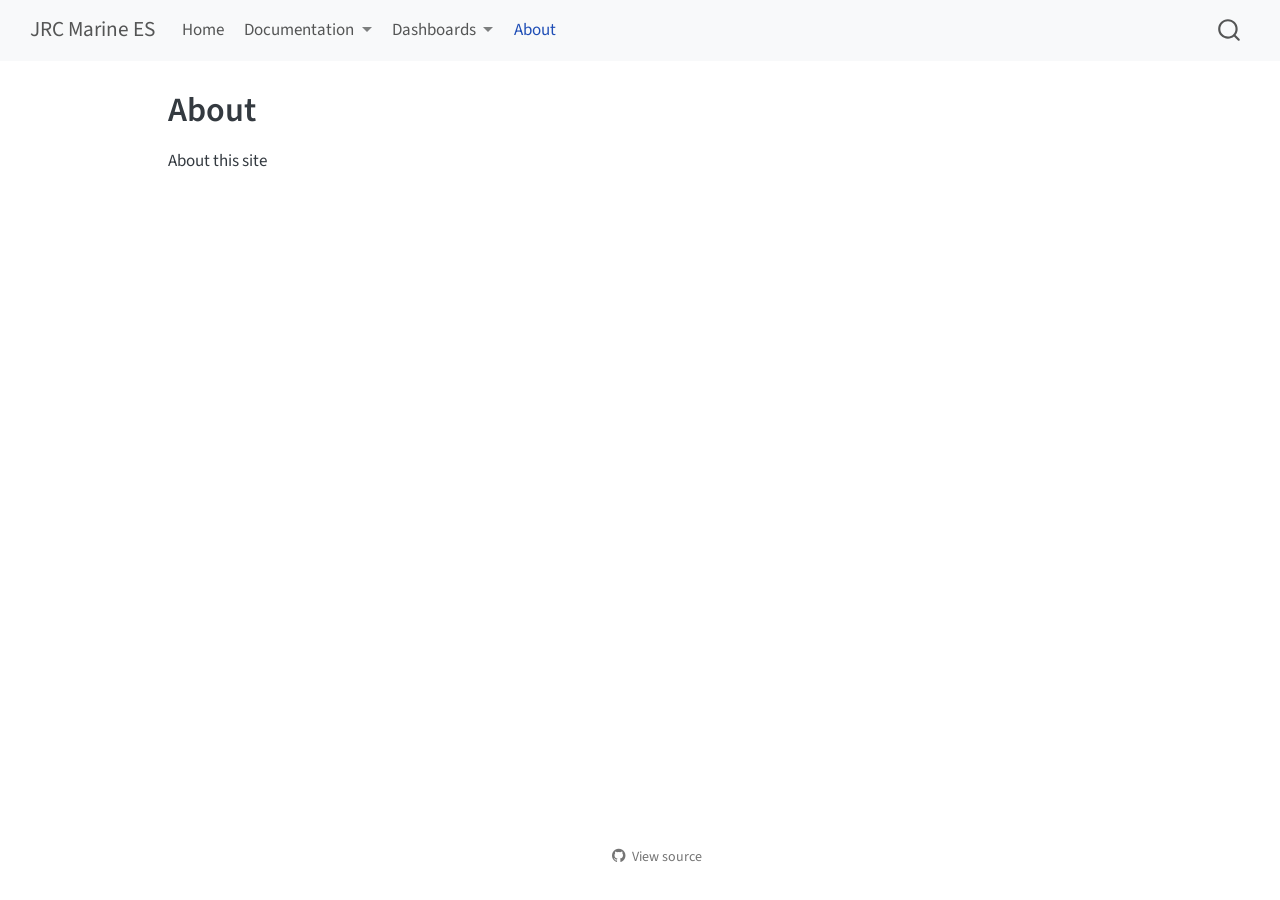
<file: docs/about.html>
<!DOCTYPE html>
<html xmlns="http://www.w3.org/1999/xhtml" lang="en" xml:lang="en"><head>

<meta charset="utf-8">
<meta name="generator" content="quarto-1.10.18">

<meta name="viewport" content="width=device-width, initial-scale=1.0, user-scalable=yes">


<title>About – JRC Marine ES</title>
<style>
/* Default styles provided by pandoc.
** See https://pandoc.org/MANUAL.html#variables-for-html for config info.
*/
span.smallcaps{font-variant: small-caps;}
div.columns{display: flex; gap: 1.5em;}
div.column{flex: auto;}
@media screen {
div.columns{gap: min(4vw, 1.5em);}
div.column{overflow-x: auto;}
}
div.hanging-indent{margin-left: 1.5em; text-indent: -1.5em;}
ul.task-list{list-style: none;}
ul.task-list li input[type="checkbox"] {
  width: 0.8em;
  margin: 0 0.8em 0.2em -1em; /* quarto-specific, see https://github.com/quarto-dev/quarto-cli/issues/4556 */ 
  vertical-align: middle;
}
</style>


<script src="site_libs/quarto-nav/quarto-nav.js"></script>
<script src="site_libs/quarto-nav/headroom.min.js"></script>
<script src="site_libs/clipboard/clipboard.min.js"></script>
<script src="site_libs/quarto-search/autocomplete.umd.js"></script>
<script src="site_libs/quarto-search/fuse.min.js"></script>
<script src="site_libs/quarto-search/quarto-search.js"></script>
<meta name="quarto:offset" content="./">
<script src="site_libs/quarto-html/quarto.js" type="module"></script>
<script src="site_libs/quarto-html/tabsets/tabsets.js" type="module"></script>
<script src="site_libs/quarto-html/popper.min.js"></script>
<script src="site_libs/quarto-html/tippy.umd.min.js"></script>
<script src="site_libs/quarto-html/anchor.min.js"></script>
<link href="site_libs/quarto-html/tippy.css" rel="stylesheet">
<link href="site_libs/quarto-html/quarto-syntax-highlighting-64a204ab8560d761af7679ceaba22944.css" rel="stylesheet" id="quarto-text-highlighting-styles">
<script src="site_libs/bootstrap/bootstrap.min.js"></script>
<link href="site_libs/bootstrap/bootstrap-icons.css" rel="stylesheet">
<link href="site_libs/bootstrap/bootstrap-629c56ba100745318e9dcb35146191d0.min.css" rel="stylesheet" append-hash="true" id="quarto-bootstrap" data-mode="light">
<script id="quarto-search-options" type="application/json">{
  "location": "navbar",
  "copy-button": false,
  "collapse-after": 3,
  "panel-placement": "end",
  "type": "overlay",
  "limit": 50,
  "keyboard-shortcut": [
    "f",
    "/",
    "s"
  ],
  "show-item-context": false,
  "language": {
    "search-no-results-text": "No results",
    "search-matching-documents-text": "matching documents",
    "search-copy-link-title": "Copy link to search",
    "search-hide-matches-text": "Hide additional matches",
    "search-more-match-text": "more match in this document",
    "search-more-matches-text": "more matches in this document",
    "search-clear-button-title": "Clear",
    "search-text-placeholder": "",
    "search-detached-cancel-button-title": "Cancel",
    "search-submit-button-title": "Submit",
    "search-label": "Search"
  }
}</script>


<link rel="stylesheet" href="styles.css">
</head>

<body class="nav-fixed quarto-light">

<div id="quarto-search-results"></div>
  <header id="quarto-header" class="headroom fixed-top">
    <nav class="navbar navbar-expand-lg " data-bs-theme="dark">
      <div class="navbar-container container-fluid">
      <div class="navbar-brand-container mx-auto">
    <a class="navbar-brand" href="./index.html">
    <span class="navbar-title">JRC Marine ES</span>
    </a>
  </div>
            <div id="quarto-search" class="" title="Search"></div>
          <button class="navbar-toggler" type="button" data-bs-toggle="collapse" data-bs-target="#navbarCollapse" aria-controls="navbarCollapse" role="menu" aria-expanded="false" aria-label="Toggle navigation" onclick="if (window.quartoToggleHeadroom) { window.quartoToggleHeadroom(); }">
  <span class="navbar-toggler-icon"></span>
</button>
          <div class="collapse navbar-collapse" id="navbarCollapse">
            <ul class="navbar-nav navbar-nav-scroll me-auto">
  <li class="nav-item">
    <a class="nav-link" href="./index.html"> 
<span class="menu-text">Home</span></a>
  </li>  
  <li class="nav-item dropdown ">
    <a class="nav-link dropdown-toggle" href="#" id="nav-menu-documentation" role="link" data-bs-toggle="dropdown" aria-expanded="false">
 <span class="menu-text">Documentation</span>
    </a>
    <ul class="dropdown-menu" aria-labelledby="nav-menu-documentation">    
        <li class="dropdown-header">Methods</li>
        <li>
    <a class="dropdown-item" href="./documentation/methods/marine-processing/">
 <span class="dropdown-text">Marine ES Processing</span></a>
  </li>  
        <li><hr class="dropdown-divider"></li>
        <li class="dropdown-header">Data</li>
        <li>
    <a class="dropdown-item" href="./documentation/FS-landings-data/">
 <span class="dropdown-text">STECF Fleet Segment Data</span></a>
  </li>  
    </ul>
  </li>
  <li class="nav-item dropdown ">
    <a class="nav-link dropdown-toggle" href="#" id="nav-menu-dashboards" role="link" data-bs-toggle="dropdown" aria-expanded="false">
 <span class="menu-text">Dashboards</span>
    </a>
    <ul class="dropdown-menu" aria-labelledby="nav-menu-dashboards">    
        <li>
    <a class="dropdown-item" href="./dashboards/fish-provisioning/">
 <span class="dropdown-text">Fish provisioning</span></a>
  </li>  
    </ul>
  </li>
  <li class="nav-item">
    <a class="nav-link active" href="./about.html" aria-current="page"> 
<span class="menu-text">About</span></a>
  </li>  
</ul>
          </div> <!-- /navcollapse -->
            <div class="quarto-navbar-tools">
</div>
      </div> <!-- /container-fluid -->
    </nav>
</header>
<!-- content -->
<div id="quarto-content" class="quarto-container page-columns page-rows-contents page-layout-article page-navbar">
<!-- sidebar -->
<!-- margin-sidebar -->
    <div id="quarto-margin-sidebar" class="sidebar margin-sidebar zindex-bottom">
        
    </div>
<!-- main -->
<main class="content" id="quarto-document-content">

<header id="title-block-header" class="quarto-title-block default">
<div class="quarto-title">
<h1 class="title">About</h1>
</div>



<div class="quarto-title-meta">

    
  
    
  </div>
  


</header>


<p>About this site</p>



</main> <!-- /main -->
<script id="quarto-html-after-body" type="application/javascript">
  window.document.addEventListener("DOMContentLoaded", function (event) {
    const icon = "";
    const anchorJS = new window.AnchorJS();
    anchorJS.options = {
      placement: 'right',
      icon: icon
    };
    anchorJS.add('.anchored');
    const isCodeAnnotation = (el) => {
      for (const clz of el.classList) {
        if (clz.startsWith('code-annotation-')) {                     
          return true;
        }
      }
      return false;
    }
    const onCopySuccess = function(e) {
      // button target
      const button = e.trigger;
      // don't keep focus
      button.blur();
      // flash "checked"
      button.classList.add('code-copy-button-checked');
      var currentTitle = button.getAttribute("title");
      button.setAttribute("title", "Copied!");
      let tooltip;
      if (window.bootstrap) {
        button.setAttribute("data-bs-toggle", "tooltip");
        button.setAttribute("data-bs-placement", "left");
        button.setAttribute("data-bs-title", "Copied!");
        tooltip = new bootstrap.Tooltip(button, 
          { trigger: "manual", 
            customClass: "code-copy-button-tooltip",
            offset: [0, -8]});
        tooltip.show();    
      }
      setTimeout(function() {
        if (tooltip) {
          tooltip.hide();
          button.removeAttribute("data-bs-title");
          button.removeAttribute("data-bs-toggle");
          button.removeAttribute("data-bs-placement");
        }
        button.setAttribute("title", currentTitle);
        button.classList.remove('code-copy-button-checked');
      }, 1000);
      // clear code selection
      e.clearSelection();
    }
    const getTextToCopy = function(trigger) {
      const outerScaffold = trigger.parentElement.cloneNode(true);
      const codeEl = outerScaffold.querySelector('code');
      for (const childEl of codeEl.children) {
        if (isCodeAnnotation(childEl)) {
          childEl.remove();
        }
      }
      return codeEl.innerText;
    }
    const clipboard = new window.ClipboardJS('.code-copy-button:not([data-in-quarto-modal])', {
      text: getTextToCopy
    });
    clipboard.on('success', onCopySuccess);
    if (window.document.getElementById('quarto-embedded-source-code-modal')) {
      const clipboardModal = new window.ClipboardJS('.code-copy-button[data-in-quarto-modal]', {
        text: getTextToCopy,
        container: window.document.getElementById('quarto-embedded-source-code-modal')
      });
      clipboardModal.on('success', onCopySuccess);
    }
      var localhostRegex = new RegExp(/^(?:http|https):\/\/localhost\:?[0-9]*\//);
      var mailtoRegex = new RegExp(/^mailto:/);
        var filterRegex = new RegExp("https:\/\/renatovargas\.github\.io\/jrc-marine-es\/");
      var isInternal = (href) => {
          return filterRegex.test(href) || localhostRegex.test(href) || mailtoRegex.test(href);
      }
      // Inspect non-navigation links and adorn them if external
     var links = window.document.querySelectorAll('a[href]:not(.nav-link):not(.navbar-brand):not(.toc-action):not(.sidebar-link):not(.sidebar-item-toggle):not(.pagination-link):not(.no-external):not([aria-hidden]):not(.dropdown-item):not(.quarto-navigation-tool):not(.about-link)');
      for (var i=0; i<links.length; i++) {
        const link = links[i];
        if (!isInternal(link.href)) {
          // undo the damage that might have been done by quarto-nav.js in the case of
          // links that we want to consider external
          if (link.dataset.originalHref !== undefined) {
            link.href = link.dataset.originalHref;
          }
        }
      }
    function tippyHover(el, contentFn, onTriggerFn, onUntriggerFn) {
      const config = {
        allowHTML: true,
        maxWidth: 500,
        delay: 100,
        arrow: false,
        appendTo: function(el) {
            return el.parentElement;
        },
        interactive: true,
        interactiveBorder: 10,
        theme: 'quarto',
        placement: 'bottom-start',
      };
      if (contentFn) {
        config.content = contentFn;
      }
      if (onTriggerFn) {
        config.onTrigger = onTriggerFn;
      }
      if (onUntriggerFn) {
        config.onUntrigger = onUntriggerFn;
      }
      window.tippy(el, config); 
    }
    const noterefs = window.document.querySelectorAll('a[role="doc-noteref"]');
    for (var i=0; i<noterefs.length; i++) {
      const ref = noterefs[i];
      tippyHover(ref, function() {
        // use id or data attribute instead here
        let href = ref.getAttribute('data-footnote-href') || ref.getAttribute('href');
        try { href = new URL(href).hash; } catch {}
        const id = href.replace(/^#\/?/, "");
        const note = window.document.getElementById(id);
        if (note) {
          return note.innerHTML;
        } else {
          return "";
        }
      });
    }
    const xrefs = window.document.querySelectorAll('a.quarto-xref');
    const processXRef = (id, note) => {
      // Strip column container classes
      const stripColumnClz = (el) => {
        el.classList.remove("page-full", "page-columns");
        if (el.children) {
          for (const child of el.children) {
            stripColumnClz(child);
          }
        }
      }
      stripColumnClz(note)
      if (id === null || id.startsWith('sec-')) {
        // Special case sections, only their first couple elements
        const container = document.createElement("div");
        if (note.children && note.children.length > 2) {
          container.appendChild(note.children[0].cloneNode(true));
          for (let i = 1; i < note.children.length; i++) {
            const child = note.children[i];
            if (child.tagName === "P" && child.innerText === "") {
              continue;
            } else {
              container.appendChild(child.cloneNode(true));
              break;
            }
          }
          if (window.Quarto?.typesetMath) {
            window.Quarto.typesetMath(container);
          }
          return container.innerHTML
        } else {
          if (window.Quarto?.typesetMath) {
            window.Quarto.typesetMath(note);
          }
          return note.innerHTML;
        }
      } else {
        // Remove any anchor links if they are present
        const anchorLink = note.querySelector('a.anchorjs-link');
        if (anchorLink) {
          anchorLink.remove();
        }
        if (window.Quarto?.typesetMath) {
          window.Quarto.typesetMath(note);
        }
        if (note.classList.contains("callout")) {
          return note.outerHTML;
        } else {
          return note.innerHTML;
        }
      }
    }
    for (var i=0; i<xrefs.length; i++) {
      const xref = xrefs[i];
      tippyHover(xref, undefined, function(instance) {
        instance.disable();
        let url = xref.getAttribute('href');
        let hash = undefined; 
        if (url.startsWith('#')) {
          hash = url;
        } else {
          try { hash = new URL(url).hash; } catch {}
        }
        if (hash) {
          const id = hash.replace(/^#\/?/, "");
          const note = window.document.getElementById(id);
          if (note !== null) {
            try {
              const html = processXRef(id, note.cloneNode(true));
              instance.setContent(html);
            } finally {
              instance.enable();
              instance.show();
            }
          } else {
            // See if we can fetch this
            fetch(url.split('#')[0])
            .then(res => res.text())
            .then(html => {
              const parser = new DOMParser();
              const htmlDoc = parser.parseFromString(html, "text/html");
              const note = htmlDoc.getElementById(id);
              if (note !== null) {
                const html = processXRef(id, note);
                instance.setContent(html);
              } 
            }).finally(() => {
              instance.enable();
              instance.show();
            });
          }
        } else {
          // See if we can fetch a full url (with no hash to target)
          // This is a special case and we should probably do some content thinning / targeting
          fetch(url)
          .then(res => res.text())
          .then(html => {
            const parser = new DOMParser();
            const htmlDoc = parser.parseFromString(html, "text/html");
            const note = htmlDoc.querySelector('main.content');
            if (note !== null) {
              // This should only happen for chapter cross references
              // (since there is no id in the URL)
              // remove the first header
              if (note.children.length > 0 && note.children[0].tagName === "HEADER") {
                note.children[0].remove();
              }
              const html = processXRef(null, note);
              instance.setContent(html);
            } 
          }).finally(() => {
            instance.enable();
            instance.show();
          });
        }
      }, function(instance) {
      });
    }
        let selectedAnnoteEl;
        const selectorForAnnotation = ( cell, annotation) => {
          let cellAttr = 'data-code-cell="' + cell + '"';
          let lineAttr = 'data-code-annotation="' +  annotation + '"';
          const selector = 'span[' + cellAttr + '][' + lineAttr + ']';
          return selector;
        }
        const selectCodeLines = (annoteEl) => {
          const doc = window.document;
          const targetCell = annoteEl.getAttribute("data-target-cell");
          const targetAnnotation = annoteEl.getAttribute("data-target-annotation");
          const annoteSpan = window.document.querySelector(selectorForAnnotation(targetCell, targetAnnotation));
          const lines = annoteSpan.getAttribute("data-code-lines").split(",");
          const lineIds = lines.map((line) => {
            return targetCell + "-" + line;
          })
          let top = null;
          let height = null;
          let parent = null;
          if (lineIds.length > 0) {
              //compute the position of the single el (top and bottom and make a div)
              const el = window.document.getElementById(lineIds[0]);
              top = el.offsetTop;
              height = el.offsetHeight;
              parent = el.parentElement.parentElement;
            if (lineIds.length > 1) {
              const lastEl = window.document.getElementById(lineIds[lineIds.length - 1]);
              const bottom = lastEl.offsetTop + lastEl.offsetHeight;
              height = bottom - top;
            }
            if (top !== null && height !== null && parent !== null) {
              // cook up a div (if necessary) and position it 
              let div = window.document.getElementById("code-annotation-line-highlight");
              if (div === null) {
                div = window.document.createElement("div");
                div.setAttribute("id", "code-annotation-line-highlight");
                div.style.position = 'absolute';
                parent.appendChild(div);
              }
              div.style.top = top - 2 + "px";
              div.style.height = height + 4 + "px";
              div.style.left = 0;
              let gutterDiv = window.document.getElementById("code-annotation-line-highlight-gutter");
              if (gutterDiv === null) {
                gutterDiv = window.document.createElement("div");
                gutterDiv.setAttribute("id", "code-annotation-line-highlight-gutter");
                gutterDiv.style.position = 'absolute';
                const codeCell = window.document.getElementById(targetCell);
                const gutter = codeCell.querySelector('.code-annotation-gutter');
                gutter.appendChild(gutterDiv);
              }
              gutterDiv.style.top = top - 2 + "px";
              gutterDiv.style.height = height + 4 + "px";
            }
            selectedAnnoteEl = annoteEl;
          }
        };
        const unselectCodeLines = () => {
          const elementsIds = ["code-annotation-line-highlight", "code-annotation-line-highlight-gutter"];
          elementsIds.forEach((elId) => {
            const div = window.document.getElementById(elId);
            if (div) {
              div.remove();
            }
          });
          selectedAnnoteEl = undefined;
        };
          // Handle positioning of the toggle
      window.addEventListener(
        "resize",
        throttle(() => {
          elRect = undefined;
          if (selectedAnnoteEl) {
            selectCodeLines(selectedAnnoteEl);
          }
        }, 10)
      );
      function throttle(fn, ms) {
      let throttle = false;
      let timer;
        return (...args) => {
          if(!throttle) { // first call gets through
              fn.apply(this, args);
              throttle = true;
          } else { // all the others get throttled
              if(timer) clearTimeout(timer); // cancel #2
              timer = setTimeout(() => {
                fn.apply(this, args);
                timer = throttle = false;
              }, ms);
          }
        };
      }
        // Attach click handler to the DT
        const annoteDls = window.document.querySelectorAll('dt[data-target-cell]');
        for (const annoteDlNode of annoteDls) {
          annoteDlNode.addEventListener('click', (event) => {
            const clickedEl = event.target;
            if (clickedEl !== selectedAnnoteEl) {
              unselectCodeLines();
              const activeEl = window.document.querySelector('dt[data-target-cell].code-annotation-active');
              if (activeEl) {
                activeEl.classList.remove('code-annotation-active');
              }
              selectCodeLines(clickedEl);
              clickedEl.classList.add('code-annotation-active');
            } else {
              // Unselect the line
              unselectCodeLines();
              clickedEl.classList.remove('code-annotation-active');
            }
          });
        }
    const findCites = (el) => {
      const parentEl = el.parentElement;
      if (parentEl) {
        const cites = parentEl.dataset.cites;
        if (cites) {
          return {
            el,
            cites: cites.split(' ')
          };
        } else {
          return findCites(el.parentElement)
        }
      } else {
        return undefined;
      }
    };
    var bibliorefs = window.document.querySelectorAll('a[role="doc-biblioref"]');
    for (var i=0; i<bibliorefs.length; i++) {
      const ref = bibliorefs[i];
      const citeInfo = findCites(ref);
      if (citeInfo) {
        tippyHover(citeInfo.el, function() {
          var popup = window.document.createElement('div');
          citeInfo.cites.forEach(function(cite) {
            var citeDiv = window.document.createElement('div');
            citeDiv.classList.add('hanging-indent');
            citeDiv.classList.add('csl-entry');
            var biblioDiv = window.document.getElementById('ref-' + cite);
            if (biblioDiv) {
              citeDiv.innerHTML = biblioDiv.innerHTML;
            }
            popup.appendChild(citeDiv);
          });
          return popup.innerHTML;
        });
      }
    }
  });
  </script>
</div> <!-- /content -->




<footer class="footer"><div class="nav-footer"><div class="nav-footer-center"><div class="toc-actions"><ul><li><a href="https://github.com/renatovargas/jrc-marine-es/blob/main/about.qmd" class="toc-action"><i class="bi bi-github"></i>View source</a></li></ul></div></div></div></footer></body></html>
</file>
<file: docs/site_libs/quarto-html/tippy.css>
.tippy-box[data-animation=fade][data-state=hidden]{opacity:0}[data-tippy-root]{max-width:calc(100vw - 10px)}.tippy-box{position:relative;background-color:#333;color:#fff;border-radius:4px;font-size:14px;line-height:1.4;white-space:normal;outline:0;transition-property:transform,visibility,opacity}.tippy-box[data-placement^=top]>.tippy-arrow{bottom:0}.tippy-box[data-placement^=top]>.tippy-arrow:before{bottom:-7px;left:0;border-width:8px 8px 0;border-top-color:initial;transform-origin:center top}.tippy-box[data-placement^=bottom]>.tippy-arrow{top:0}.tippy-box[data-placement^=bottom]>.tippy-arrow:before{top:-7px;left:0;border-width:0 8px 8px;border-bottom-color:initial;transform-origin:center bottom}.tippy-box[data-placement^=left]>.tippy-arrow{right:0}.tippy-box[data-placement^=left]>.tippy-arrow:before{border-width:8px 0 8px 8px;border-left-color:initial;right:-7px;transform-origin:center left}.tippy-box[data-placement^=right]>.tippy-arrow{left:0}.tippy-box[data-placement^=right]>.tippy-arrow:before{left:-7px;border-width:8px 8px 8px 0;border-right-color:initial;transform-origin:center right}.tippy-box[data-inertia][data-state=visible]{transition-timing-function:cubic-bezier(.54,1.5,.38,1.11)}.tippy-arrow{width:16px;height:16px;color:#333}.tippy-arrow:before{content:"";position:absolute;border-color:transparent;border-style:solid}.tippy-content{position:relative;padding:5px 9px;z-index:1}
</file>
<file: docs/site_libs/quarto-html/quarto-syntax-highlighting-64a204ab8560d761af7679ceaba22944.css>
/* quarto syntax highlight colors */
:root {
  --quarto-hl-ot-color: #003B4F;
  --quarto-hl-at-color: #657422;
  --quarto-hl-ss-color: #20794D;
  --quarto-hl-an-color: #5E5E5E;
  --quarto-hl-fu-color: #4758AB;
  --quarto-hl-st-color: #20794D;
  --quarto-hl-cf-color: #003B4F;
  --quarto-hl-op-color: #5E5E5E;
  --quarto-hl-er-color: #AD0000;
  --quarto-hl-bn-color: #AD0000;
  --quarto-hl-al-color: #AD0000;
  --quarto-hl-va-color: #111111;
  --quarto-hl-bu-color: inherit;
  --quarto-hl-ex-color: inherit;
  --quarto-hl-pp-color: #AD0000;
  --quarto-hl-in-color: #5E5E5E;
  --quarto-hl-vs-color: #20794D;
  --quarto-hl-wa-color: #5E5E5E;
  --quarto-hl-do-color: #5E5E5E;
  --quarto-hl-im-color: #00769E;
  --quarto-hl-ch-color: #20794D;
  --quarto-hl-dt-color: #AD0000;
  --quarto-hl-fl-color: #AD0000;
  --quarto-hl-co-color: #5E5E5E;
  --quarto-hl-cv-color: #5E5E5E;
  --quarto-hl-cn-color: #8f5902;
  --quarto-hl-sc-color: #5E5E5E;
  --quarto-hl-dv-color: #AD0000;
  --quarto-hl-kw-color: #003B4F;
}

/* other quarto variables */
:root {
  --quarto-font-monospace: SFMono-Regular, Menlo, Monaco, Consolas, "Liberation Mono", "Courier New", monospace;
}

/* syntax highlight based on Pandoc's rules */
pre > code.sourceCode > span {
  color: #003B4F;
}

code.sourceCode > span {
  color: #003B4F;
}

div.sourceCode,
div.sourceCode pre.sourceCode {
  color: #003B4F;
}

/* Normal */
code span {
  color: #003B4F;
}

/* Alert */
code span.al {
  color: #AD0000;
  font-style: inherit;
}

/* Annotation */
code span.an {
  color: #5E5E5E;
  font-style: inherit;
}

/* Attribute */
code span.at {
  color: #657422;
  font-style: inherit;
}

/* BaseN */
code span.bn {
  color: #AD0000;
  font-style: inherit;
}

/* BuiltIn */
code span.bu {
  font-style: inherit;
}

/* ControlFlow */
code span.cf {
  color: #003B4F;
  font-weight: bold;
  font-style: inherit;
}

/* Char */
code span.ch {
  color: #20794D;
  font-style: inherit;
}

/* Constant */
code span.cn {
  color: #8f5902;
  font-style: inherit;
}

/* Comment */
code span.co {
  color: #5E5E5E;
  font-style: inherit;
}

/* CommentVar */
code span.cv {
  color: #5E5E5E;
  font-style: italic;
}

/* Documentation */
code span.do {
  color: #5E5E5E;
  font-style: italic;
}

/* DataType */
code span.dt {
  color: #AD0000;
  font-style: inherit;
}

/* DecVal */
code span.dv {
  color: #AD0000;
  font-style: inherit;
}

/* Error */
code span.er {
  color: #AD0000;
  font-style: inherit;
}

/* Extension */
code span.ex {
  font-style: inherit;
}

/* Float */
code span.fl {
  color: #AD0000;
  font-style: inherit;
}

/* Function */
code span.fu {
  color: #4758AB;
  font-style: inherit;
}

/* Import */
code span.im {
  color: #00769E;
  font-style: inherit;
}

/* Information */
code span.in {
  color: #5E5E5E;
  font-style: inherit;
}

/* Keyword */
code span.kw {
  color: #003B4F;
  font-weight: bold;
  font-style: inherit;
}

/* Operator */
code span.op {
  color: #5E5E5E;
  font-style: inherit;
}

/* Other */
code span.ot {
  color: #003B4F;
  font-style: inherit;
}

/* Preprocessor */
code span.pp {
  color: #AD0000;
  font-style: inherit;
}

/* SpecialChar */
code span.sc {
  color: #5E5E5E;
  font-style: inherit;
}

/* SpecialString */
code span.ss {
  color: #20794D;
  font-style: inherit;
}

/* String */
code span.st {
  color: #20794D;
  font-style: inherit;
}

/* Variable */
code span.va {
  color: #111111;
  font-style: inherit;
}

/* VerbatimString */
code span.vs {
  color: #20794D;
  font-style: inherit;
}

/* Warning */
code span.wa {
  color: #5E5E5E;
  font-style: italic;
}

.prevent-inlining {
  content: "</";
}

/*# sourceMappingURL=9d8d5bb603a83b8298b89080a598c93b.css.map */
</file>
<file: docs/styles.css>
/* gt tables in dashboards: Pandoc wraps each table's <style> in <p>, so
   per-table alignment never applies. Align numeric cells here instead. */
.gt_table td.gt_right,
.gt_table th.gt_col_heading.gt_right {
  text-align: right !important;
  font-variant-numeric: tabular-nums;
}

.gt_table .gt_stub {
  text-align: left !important;
}
</file>
